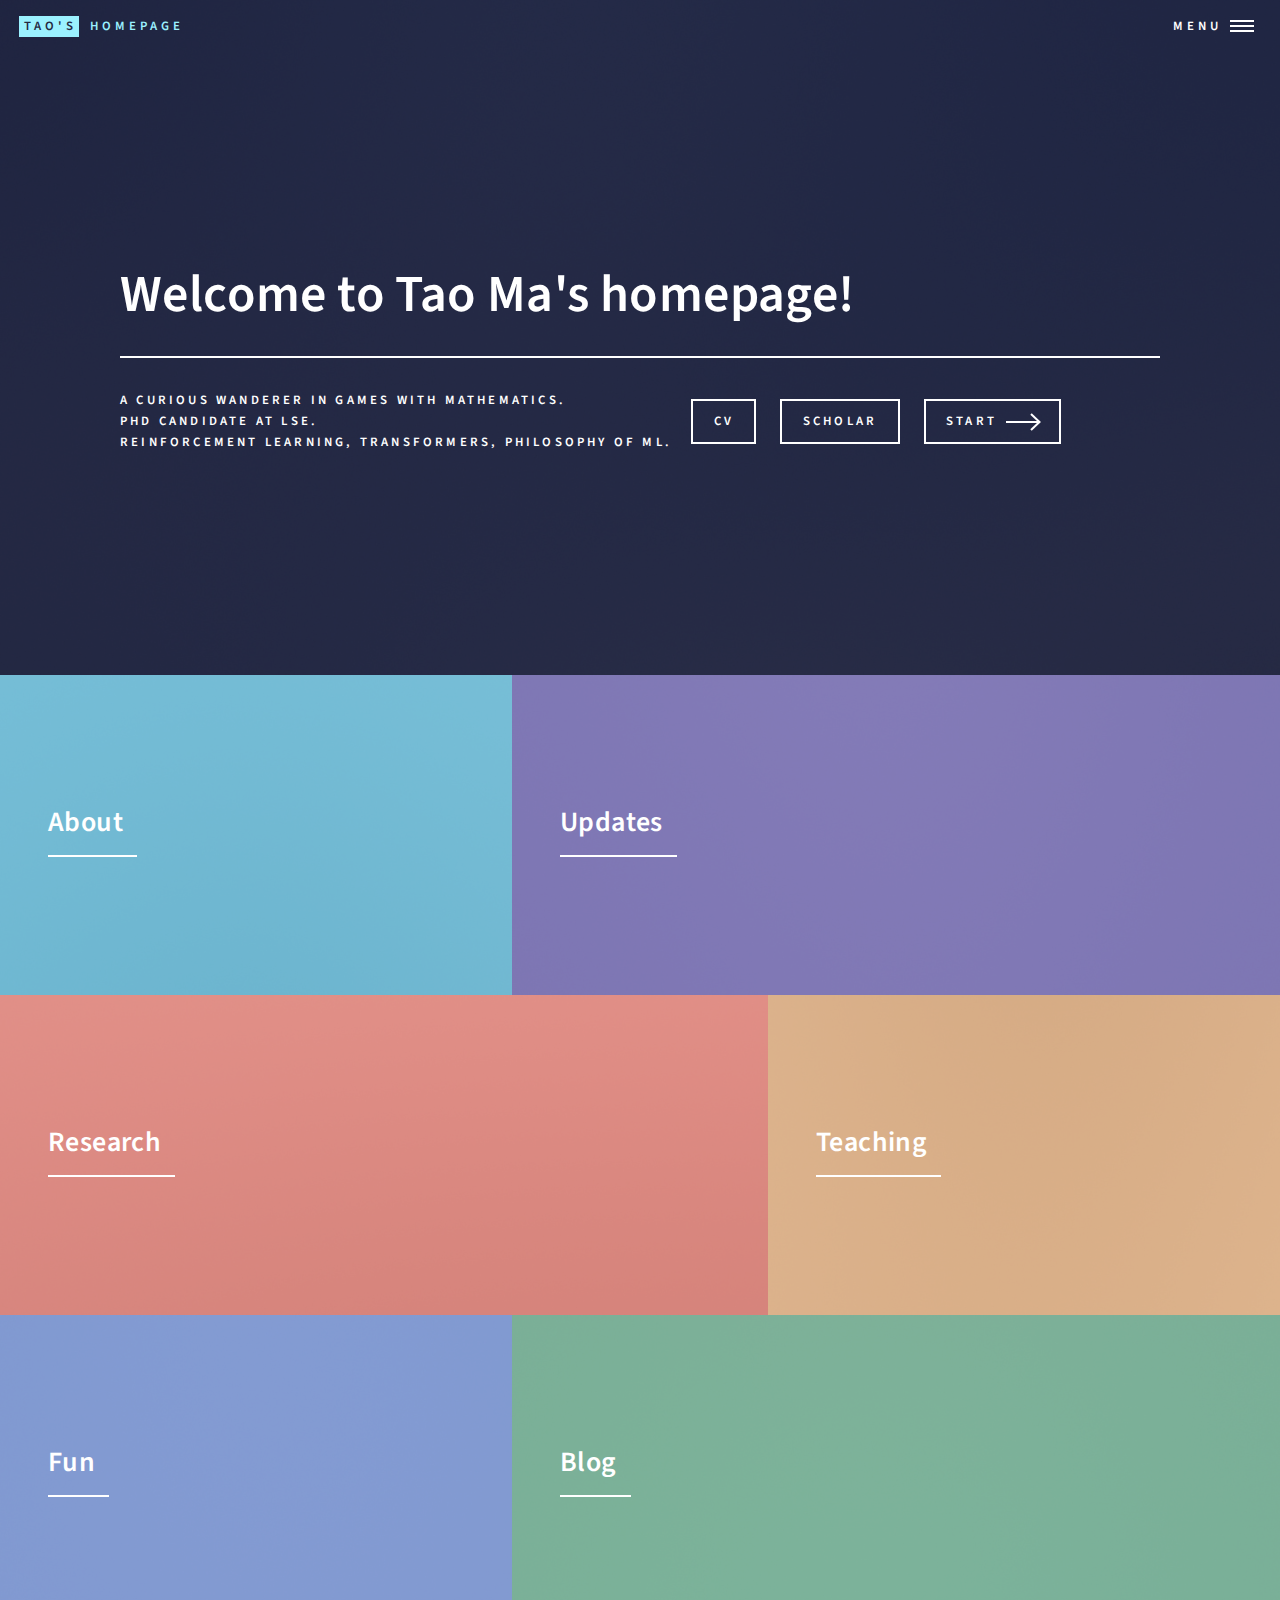
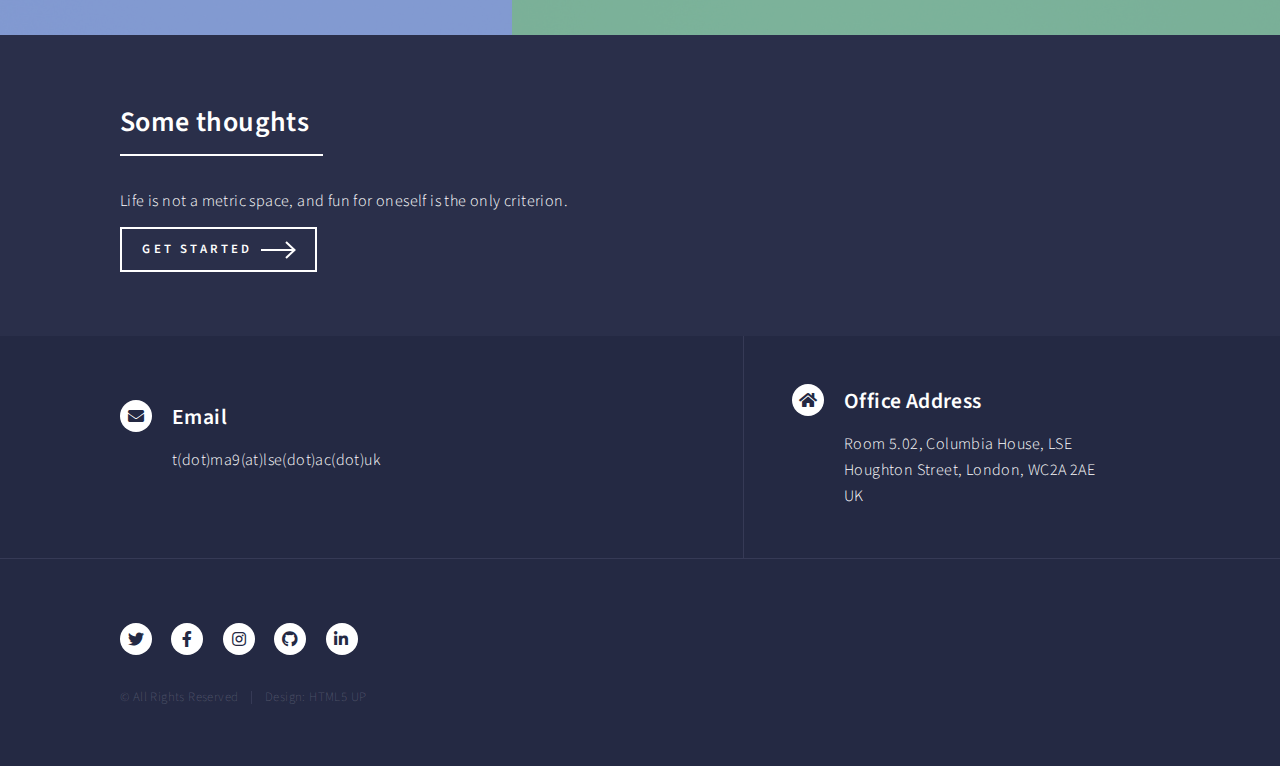
<file: index.html>
<!DOCTYPE HTML>
<!--
	Forty by HTML5 UP
	html5up.net | @ajlkn
	Free for personal and commercial use under the CCA 3.0 license (html5up.net/license)
-->
<html>
	<head>
		<meta name="google-site-verification" content="vP4Nn0Rr1ziEJzE3baxmVvoo2MXydyArJCoRMBMx2aM" />
		<title>Tao Ma LSE | Homepage</title>
		<meta name="description" content="PhD candidate in Data Science at LSE, focusing on decision sciences with mathematical theories and applicable methods.">
		<meta charset="utf-8" />
		<meta name="viewport" content="width=device-width, initial-scale=1, user-scalable=no" />
		<link rel="stylesheet" href="assets/css/main.css" />
		<noscript><link rel="stylesheet" href="assets/css/noscript.css" /></noscript>
	</head>
	<body class="is-preload">

		<!-- Wrapper -->
			<div id="wrapper">

				<!-- Header -->
					<header id="header" class="alt">
						<a href="index.html" class="logo"><strong>Tao's</strong> <span>Homepage</span></a>
						<nav>
							<a href="#menu">Menu</a>
						</nav>
					</header>

				<!-- Menu -->
					<nav id="menu">
						<ul class="links">
							<li><a href="index.html">Home</a></li>
							<li><a href="about.html">About</a></li>
							<li><a href="updates.html">Updates</a></li>
							<li><a href="research.html">Research</a></li>
							<li><a href="teaching.html">Teaching</a></li>
							<li><a href="fun.html">Fun</a></li>
							<li><a href="blog.html">Blog</a></li>
						</ul>
						<ul class="actions stacked">
							<li><a href="#" class="button primary fit">Get Started</a></li>
							<!-- <li><a href="#" class="button fit">Log In</a></li> -->
						</ul>
					</nav>

				<!-- Banner -->
					<section id="banner" class="major">
						<div class="inner">
							<header class="major">
								<h1>Welcome to Tao Ma's homepage!</h1>
							</header>
							<div class="content">
								<p style="font-size: 0.8em;">A curious wanderer in games with mathematics.<br>
								PhD candidate at LSE.<br>
								Reinforcement learning, transformers, philosophy of ML.</p>
								<ul class="actions">
									<li><a href="files/CV/cv.pdf" class="button">CV</a></li>
								</ul>
								<ul class="actions">
									<li><a href="https://scholar.google.com/citations?hl=en&user=YSMpfhMAAAAJ&view_op=list_works&sortby=pubdate" class="button">Scholar</a></li>
								</ul>
								<ul class="actions">
									<li><a href="#one" class="button next scrolly">Start</a></li>
								</ul>
							</div>
						</div>
					</section>

				<!-- Main -->
					<div id="main">

						<!-- One -->
							<section id="one" class="tiles">
								<article>
									<span class="image">
										<img src="images/pic01.jpg" alt="" />
									</span>
									<header class="major">
										<h3><a href="about.html" class="link">About</a></h3>
										<!-- <p>Ipsum dolor sit amet</p> -->
									</header>
								</article>
								<article>
									<span class="image">
										<img src="images/pic02.jpg" alt="" />
									</span>
									<header class="major">
										<h3><a href="updates.html" class="link">Updates</a></h3>
										<!-- <p>feugiat amet tempus</p> -->
									</header>
								</article>
								<article>
									<span class="image">
										<img src="images/pic03.jpg" alt="" />
									</span>
									<header class="major">
										<h3><a href="research.html" class="link">Research</a></h3>
										<!-- <p>Lorem etiam nullam</p> -->
									</header>
								</article>
								<article>
									<span class="image">
										<img src="images/pic04.jpg" alt="" />
									</span>
									<header class="major">
										<h3><a href="teaching.html" class="link">Teaching</a></h3>
										<!-- <p>Nisl sed aliquam</p> -->
									</header>
								</article>
								<article>
									<span class="image">
										<img src="images/pic05.jpg" alt="" />
									</span>
									<header class="major">
										<h3><a href="fun.html" class="link">Fun</a></h3>
										<!-- <p>Ipsum dolor sit amet</p> -->
									</header>
								</article>
								<article>
									<span class="image">
										<img src="images/pic06.jpg" alt="" />
									</span>
									<header class="major">
										<h3><a href="blog.html" class="link">Blog</a></h3>
										<!-- <p>Feugiat amet tempus</p> -->
									</header>
								</article>
							</section>

						<!-- Two -->
							<section id="two">
								<div class="inner">
									<header class="major">
										<h2>Some thoughts</h2>
									</header>
									<p>Life is not a metric space, and fun for oneself is the only criterion.</p>
									<!--
									<ul class="actions">
										<li><a href="landing.html" class="button next">Get Started</a></li>
									</ul>
									-->
									<ul class="actions">
										<li><a href="#one" class="button next scrolly">Get Started</a></li>
									</ul>
								</div>
							</section>

					</div>

				<!-- Contact -->
					<section id="contact">
						<div class="inner">
							<section>
								<div class="contact-method">
									<span class="icon solid alt fa-envelope"></span>
									<h3>Email</h3>
									<span>t(dot)ma9(at)lse(dot)ac(dot)uk</span>
								</div>
							</section>
							<section class="split">
								<section>
									<div class="contact-method">
										<span class="icon solid alt fa-home"></span>
										<h3>Office Address</h3>
										<span>Room 5.02, Columbia House, LSE<br>
											Houghton Street, London, WC2A 2AE<br>
											UK</span>
									</div>
								</section>
							</section>
						</div>
					</section>

				<!-- Footer -->
					<footer id="footer">
						<div class="inner">
							<ul class="icons">
								<li><a href="#" class="icon brands alt fa-twitter"><span class="label">Twitter</span></a></li>
								<li><a href="#" class="icon brands alt fa-facebook-f"><span class="label">Facebook</span></a></li>
								<li><a href="#" class="icon brands alt fa-instagram"><span class="label">Instagram</span></a></li>
								<li><a href="https://github.com/xiaobaobaochifan" class="icon brands alt fa-github"><span class="label">GitHub</span></a></li>
								<li><a href="https://www.linkedin.com/in/tao-ma-93642013a/" class="icon brands alt fa-linkedin-in"><span class="label">LinkedIn</span></a></li>
							</ul>
							<ul class="copyright">
								<li>&copy; All Rights Reserved</li><li>Design: <a href="https://html5up.net">HTML5 UP</a></li>
							</ul>
						</div>
					</footer>

			</div>

		<!-- Scripts -->
			<script src="assets/js/jquery.min.js"></script>
			<script src="assets/js/jquery.scrolly.min.js"></script>
			<script src="assets/js/jquery.scrollex.min.js"></script>
			<script src="assets/js/browser.min.js"></script>
			<script src="assets/js/breakpoints.min.js"></script>
			<script src="assets/js/util.js"></script>
			<script src="assets/js/main.js"></script>

	</body>
</html>
</file>
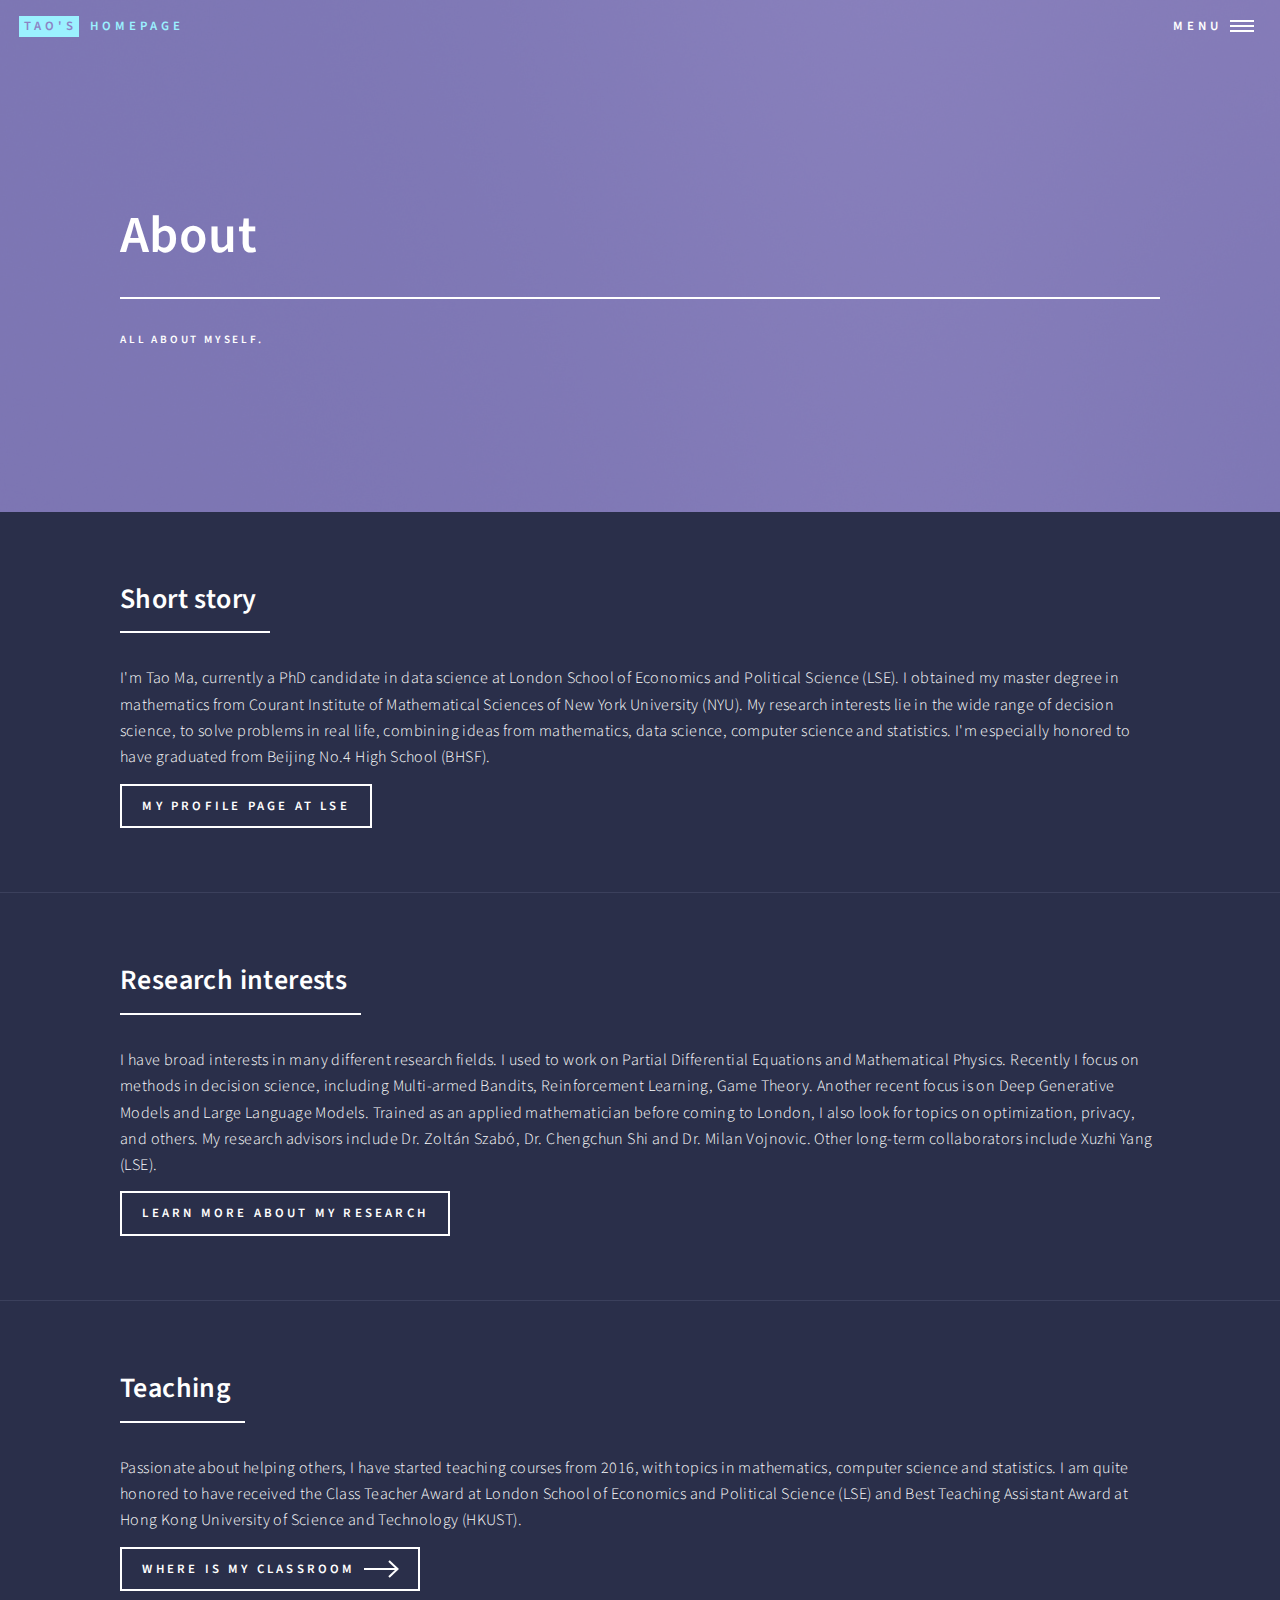
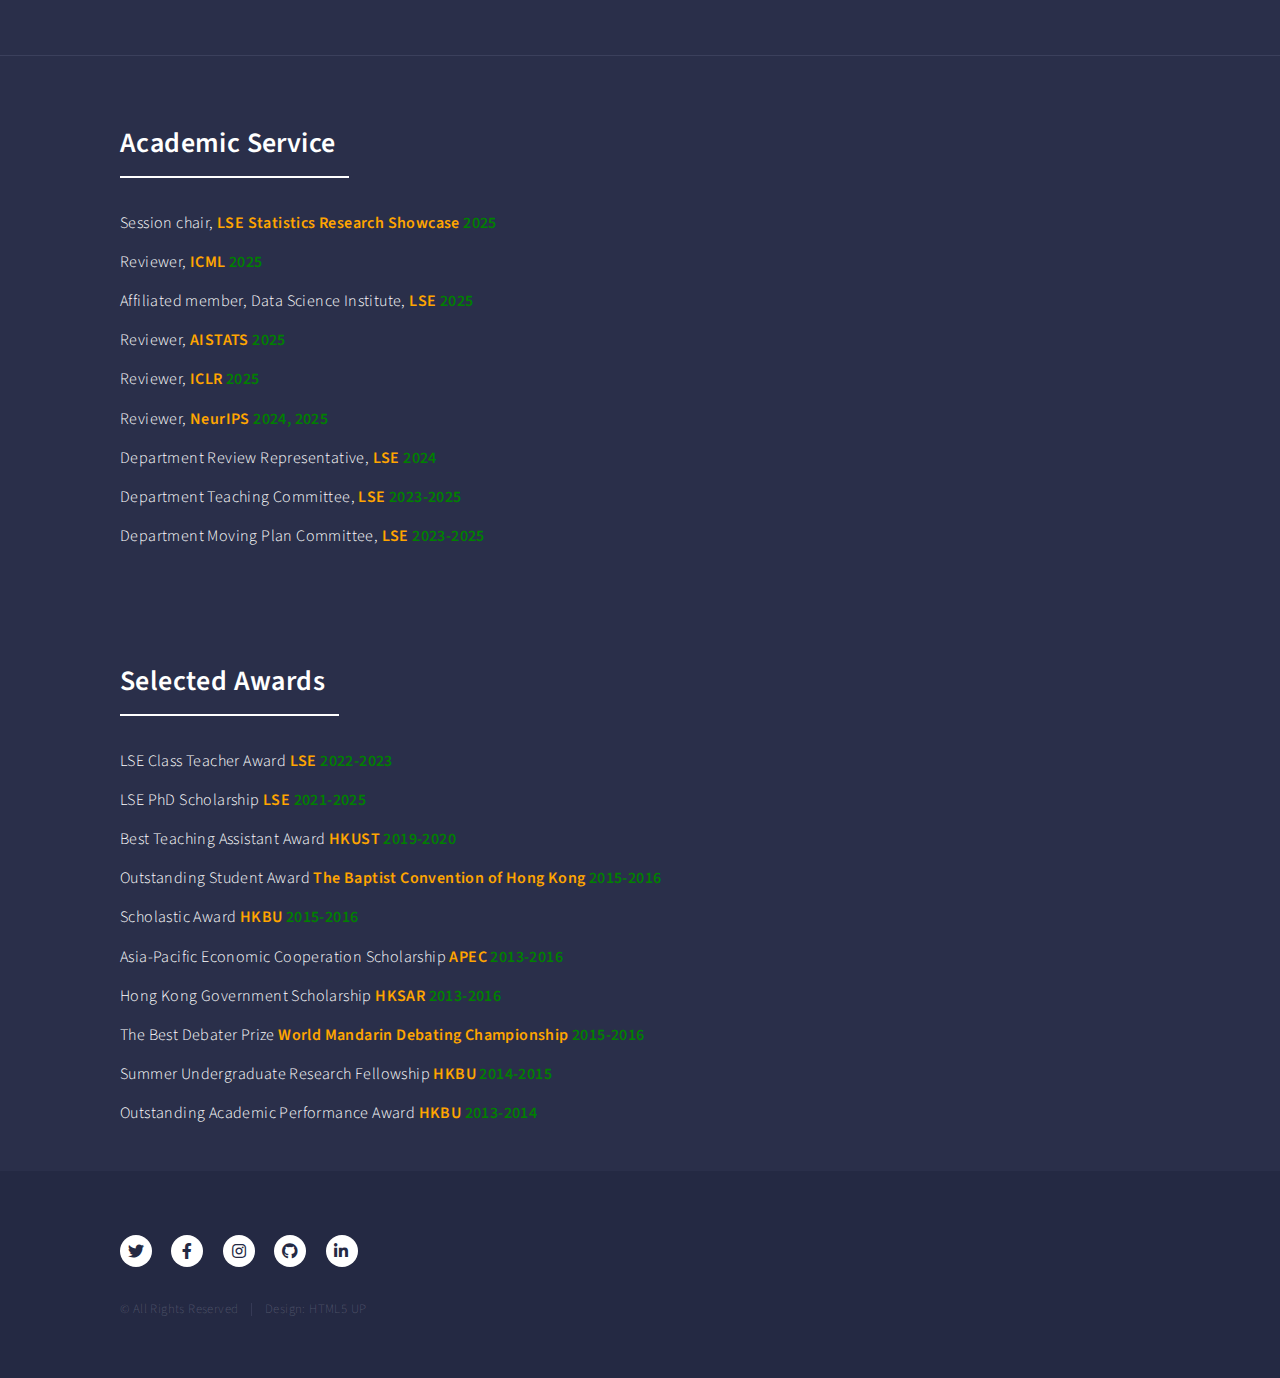
<file: about.html>
<!DOCTYPE HTML>
<!--
	Forty by HTML5 UP
	html5up.net | @ajlkn
	Free for personal and commercial use under the CCA 3.0 license (html5up.net/license)
-->
<html>
	<head>
		<title>Tao Ma LSE | About</title>
		<meta charset="utf-8" />
		<meta name="viewport" content="width=device-width, initial-scale=1, user-scalable=no" />
		<link rel="stylesheet" href="assets/css/main.css" />
		<noscript><link rel="stylesheet" href="assets/css/noscript.css" /></noscript>
	</head>
	<body class="is-preload">

		<!-- Wrapper -->
			<div id="wrapper">

				<!-- Header -->
				<!-- Note: The "styleN" class below should match that of the banner element. -->
					<header id="header" class="alt style2">
						<a href="index.html" class="logo"><strong>Tao's</strong> <span>Homepage</span></a>
						<nav>
							<a href="#menu">Menu</a>
						</nav>
					</header>

				<!-- Menu -->
					<nav id="menu">
						<ul class="links">
							<li><a href="index.html">Home</a></li>
							<li><a href="about.html">About</a></li>
							<li><a href="updates.html">Updates</a></li>
							<li><a href="research.html">Research</a></li>
							<li><a href="teaching.html">Teaching</a></li>
							<li><a href="fun.html">Fun</a></li>
							<li><a href="blog.html">Blog</a></li>
						</ul>
						<ul class="actions stacked">
							<li><a href="#" class="button primary fit">Get Started</a></li>
							<!-- <li><a href="#" class="button fit">Log In</a></li> -->
						</ul>
					</nav>

				<!-- Banner -->
				<!-- Note: The "styleN" class below should match that of the header element. -->
					<section id="banner" class="style2">
						<div class="inner">
							<span class="image">
								<img src="images/pic07.jpg" alt="" />
							</span>
							<header class="major">
								<h1>About</h1>
							</header>
							<div class="content">
								<p>All about myself.</p>
							</div>
						</div>
					</section>

				<!-- Main -->
					<div id="main">

						<!-- One -->
							<section id="one">
								<div class="inner">
									<header class="major">
										<h2>Short story</h2>
									</header>
									<p>I'm Tao Ma, currently a PhD candidate in data science at <a href="https://www.lse.ac.uk/">London School of Economics and Political Science (LSE)</a>. I obtained
										my master degree in mathematics from <a href="https://cims.nyu.edu/dynamic/">Courant Institute of Mathematical Sciences</a>
										of <a href="https://www.nyu.edu/">New York University (NYU)</a>. My research interests lie in the wide range of decision science, to solve
										problems in real life, combining ideas from mathematics, data science, computer science and statistics. I'm especially honored to have graduated
										from <a href="https://en.wikipedia.org/wiki/Beijing_No.4_High_School">Beijing No.4 High School (BHSF).</a>
									</p>
									<ul class="actions">
										<li><a href="https://www.lse.ac.uk/statistics/people/tao-ma" class="button">My profile page at LSE</a></li>
									</ul>
								</div>
							</section>

						<!-- Two -->
							<section id="two">
								<!-- <a href="generic.html" class="image">
									<img src="images/pic08.jpg" alt="" data-position="center center" />
								</a> -->
								<div class="inner">
									<header class="major">
										<h2>Research interests</h2>
									</header>
									<p>I have broad interests in many different research fields. I used to work on Partial Differential Equations and Mathematical
									Physics. Recently I focus on methods in decision science, including Multi-armed Bandits, Reinforcement Learning, Game Theory. 
									Another recent focus is on Deep Generative Models and Large Language Models.
									Trained as an applied mathematician before coming to London, I also look for topics on optimization, privacy, and others.
									My research advisors include <a href="https://zoltansz.github.io/">Dr. Zoltán Szabó</a>,
										<a href="https://callmespring.github.io/">Dr. Chengchun Shi</a> and
										<a href="https://personal.lse.ac.uk/vojnovic/">Dr. Milan Vojnovic</a>.
									Other long-term collaborators include <a href="https://yang1030.github.io/">Xuzhi Yang (LSE)</a>.
									</p>
									<ul class="actions">
										<li><a href="research.html" class="button">Learn more about my research</a></li>
									</ul>
								</div>	
							</section>

						<!-- Three -->
							<section id="three">
								<div class="inner">
									<header class="major">
										<h2>Teaching</h2>
									</header>
									<p>Passionate about helping others, I have started teaching courses from 2016, with topics in mathematics, computer science and statistics.
									I am quite honored to have received the Class Teacher Award at <a href="https://www.lse.ac.uk/">London School of Economics and Political Science (LSE)</a>
									and Best Teaching Assistant Award at <a href="https://hkust.edu.hk/">Hong Kong University of Science and Technology (HKUST)</a>.</p>
									<ul class="actions">
										<li><a href="teaching.html" class="button next">Where is my classroom</a></li>
									</ul>
								</div>
							</section>

						<!-- Four -->
							<section id="three">
								<div class="inner">
									<header class="major">
										<h2>Academic Service</h2>
									</header>
									<p>Session chair, <b style="color:Orange;"><a href="https://www.lse.ac.uk/statistics/research/research-showcase-2025">LSE Statistics Research Showcase</a></b> <b style="color:green;">2025</b></p>
									<p>Reviewer, <b style="color:Orange;">ICML</b> <b style="color:green;">2025</b></p>
									<p>Affiliated member, Data Science Institute, <b style="color:Orange;">LSE</b> <b style="color:green;">2025</b></p>
									<p>Reviewer, <b style="color:Orange;">AISTATS</b> <b style="color:green;">2025</b></p>
									<p>Reviewer, <b style="color:Orange;">ICLR</b> <b style="color:green;">2025</b></p>
									<p>Reviewer, <b style="color:Orange;">NeurIPS</b> <b style="color:green;">2024, 2025</b></p>
									<p>Department Review Representative, <b style="color:Orange;">LSE</b> <b style="color:green;">2024</b></p>
									<p>Department Teaching Committee, <b style="color:Orange;">LSE</b> <b style="color:green;">2023-2025</b></p>
									<p>Department Moving Plan Committee, <b style="color:Orange;">LSE</b> <b style="color:green;">2023-2025</b></p>
								</div>
								<div class="inner">
									<header class="major">
										<h2>Selected Awards</h2>
									</header>
									<p>LSE Class Teacher Award <b style="color:Orange;">LSE</b> <b style="color:green;">2022-2023</b></p>
									<p>LSE PhD Scholarship <b style="color:Orange;">LSE</b> <b style="color:green;">2021-2025</b></p>
									<p>Best Teaching Assistant Award <b style="color:Orange;">HKUST</b> <b style="color:green;">2019-2020</b></p>
									<p>Outstanding Student Award <b style="color:Orange;">The Baptist Convention of Hong Kong</b> <b style="color:green;">2015-2016</b></p>
									<p>Scholastic Award <b style="color:Orange;">HKBU</b> <b style="color:green;">2015-2016</b></p>
									<p>Asia-Pacific Economic Cooperation Scholarship <b style="color:Orange;">APEC</b> <b style="color:green;">2013-2016</b></p>
									<p>Hong Kong Government Scholarship <b style="color:Orange;">HKSAR</b> <b style="color:green;">2013-2016</b></p>
									<p>The Best Debater Prize <b style="color:Orange;">World Mandarin Debating Championship</b> <b style="color:green;">2015-2016</b></p>
									<p>Summer Undergraduate Research Fellowship <b style="color:Orange;">HKBU</b> <b style="color:green;">2014-2015</b></p>
									<p>Outstanding Academic Performance Award <b style="color:Orange;">HKBU</b> <b style="color:green;">2013-2014</b></p>
								</div>
							</section>

					</div>

				<!-- Contact --> <!--
					<section id="contact">
						<div class="inner">
							<section>
								<form method="post" action="#">
									<div class="fields">
										<div class="field half">
											<label for="name">Name</label>
											<input type="text" name="name" id="name" />
										</div>
										<div class="field half">
											<label for="email">Email</label>
											<input type="text" name="email" id="email" />
										</div>
										<div class="field">
											<label for="message">Message</label>
											<textarea name="message" id="message" rows="6"></textarea>
										</div>
									</div>
									<ul class="actions">
										<li><input type="submit" value="Send Message" class="primary" /></li>
										<li><input type="reset" value="Clear" /></li>
									</ul>
								</form>
							</section>
							<section class="split">
								<section>
									<div class="contact-method">
										<span class="icon solid alt fa-envelope"></span>
										<h3>Email</h3>
										<a href="#">information@untitled.tld</a>
									</div>
								</section>
								<section>
									<div class="contact-method">
										<span class="icon solid alt fa-phone"></span>
										<h3>Phone</h3>
										<span>(000) 000-0000 x12387</span>
									</div>
								</section>
								<section>
									<div class="contact-method">
										<span class="icon solid alt fa-home"></span>
										<h3>Address</h3>
										<span>1234 Somewhere Road #5432<br />
										Nashville, TN 00000<br />
										United States of America</span>
									</div>
								</section>
							</section>
						</div>
					</section> -->

				<!-- Footer -->
					<footer id="footer">
						<div class="inner">
							<ul class="icons">
								<li><a href="#" class="icon brands alt fa-twitter"><span class="label">Twitter</span></a></li>
								<li><a href="#" class="icon brands alt fa-facebook-f"><span class="label">Facebook</span></a></li>
								<li><a href="#" class="icon brands alt fa-instagram"><span class="label">Instagram</span></a></li>
								<li><a href="https://github.com/xiaobaobaochifan" class="icon brands alt fa-github"><span class="label">GitHub</span></a></li>
								<li><a href="https://www.linkedin.com/in/tao-ma-93642013a/" class="icon brands alt fa-linkedin-in"><span class="label">LinkedIn</span></a></li>
							</ul>
							<ul class="copyright">
								<li>&copy; All Rights Reserved</li><li>Design: <a href="https://html5up.net">HTML5 UP</a></li>
							</ul>
						</div>
					</footer>

			</div>

		<!-- Scripts -->
			<script src="assets/js/jquery.min.js"></script>
			<script src="assets/js/jquery.scrolly.min.js"></script>
			<script src="assets/js/jquery.scrollex.min.js"></script>
			<script src="assets/js/browser.min.js"></script>
			<script src="assets/js/breakpoints.min.js"></script>
			<script src="assets/js/util.js"></script>
			<script src="assets/js/main.js"></script>

	</body>
</html>
</file>
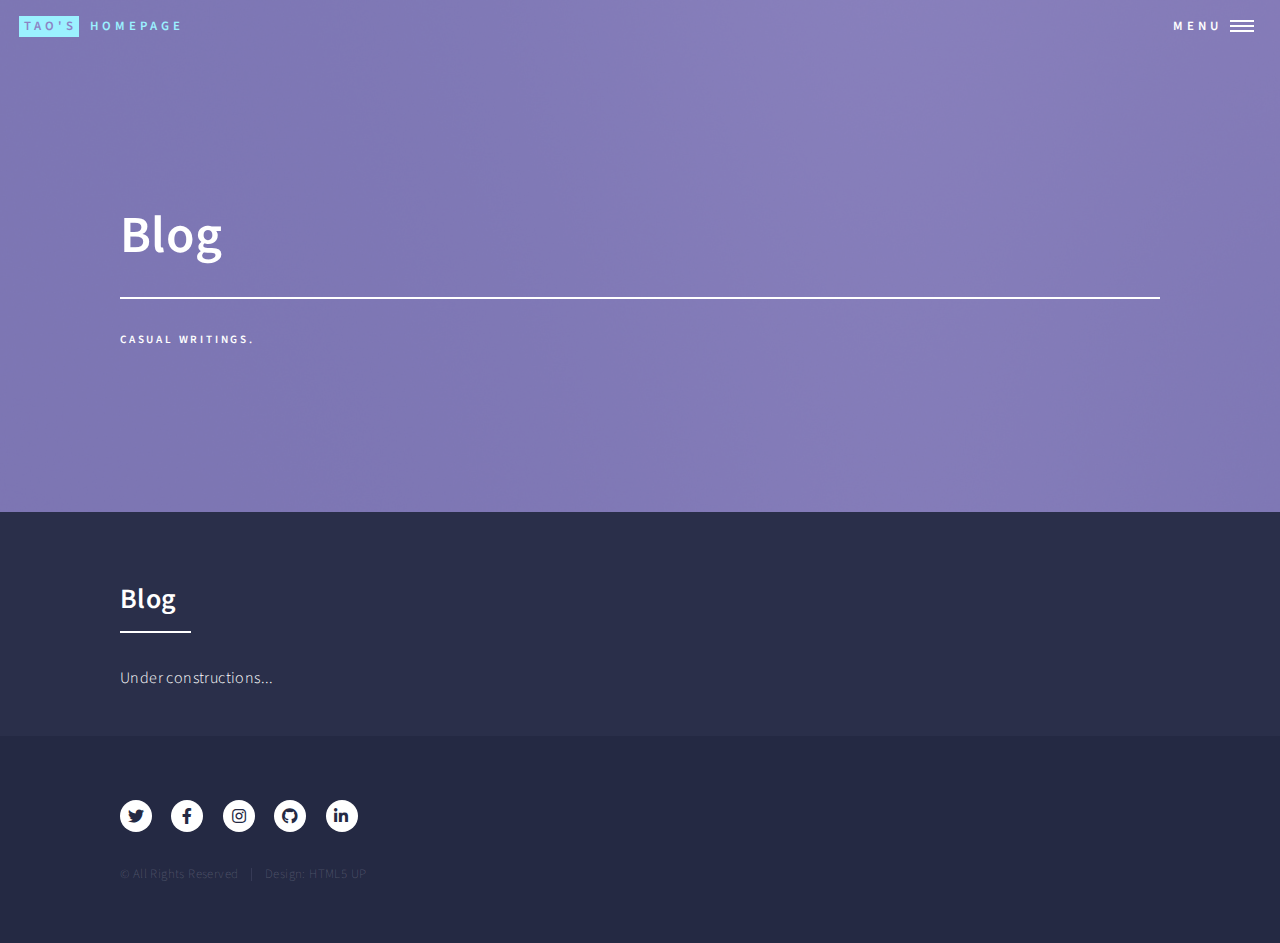
<file: blog.html>
<!DOCTYPE HTML>
<!--
	Forty by HTML5 UP
	html5up.net | @ajlkn
	Free for personal and commercial use under the CCA 3.0 license (html5up.net/license)
-->
<html>
	<head>
		<title>Tao Ma LSE | Blog</title>
		<meta charset="utf-8" />
		<meta name="viewport" content="width=device-width, initial-scale=1, user-scalable=no" />
		<link rel="stylesheet" href="assets/css/main.css" />
		<noscript><link rel="stylesheet" href="assets/css/noscript.css" /></noscript>
	</head>
	<body class="is-preload">

		<!-- Wrapper -->
			<div id="wrapper">

				<!-- Header -->
				<!-- Note: The "styleN" class below should match that of the banner element. -->
					<header id="header" class="alt style2">
						<a href="index.html" class="logo"><strong>Tao's</strong> <span>Homepage</span></a>
						<nav>
							<a href="#menu">Menu</a>
						</nav>
					</header>

				<!-- Menu -->
					<nav id="menu">
						<ul class="links">
							<li><a href="index.html">Home</a></li>
							<li><a href="about.html">About</a></li>
							<li><a href="updates.html">Updates</a></li>
							<li><a href="research.html">Research</a></li>
							<li><a href="teaching.html">Teaching</a></li>
							<li><a href="fun.html">Fun</a></li>
							<li><a href="blog.html">Blog</a></li>
						</ul>
						<ul class="actions stacked">
							<li><a href="#" class="button primary fit">Get Started</a></li>
							<!-- <li><a href="#" class="button fit">Log In</a></li> -->
						</ul>
					</nav>

				<!-- Banner -->
				<!-- Note: The "styleN" class below should match that of the header element. -->
					<section id="banner" class="style2">
						<div class="inner">
							<span class="image">
								<img src="images/pic07.jpg" alt="" />
							</span>
							<header class="major">
								<h1>Blog</h1>
							</header>
							<div class="content">
								<p>Casual writings.</p>
							</div>
						</div>
					</section>

				<!-- Main -->
					<div id="main">

						<!-- One -->
							<section id="one">
								<div class="inner">
									<header class="major">
										<h2>Blog</h2>
									</header>
									<p>Under constructions...</p>
								</div>
							</section>

						<!-- Two --> <!--
							<section id="two" class="spotlights">
								<section>
									<a href="generic.html" class="image">
										<img src="images/pic08.jpg" alt="" data-position="center center" />
									</a>
									<div class="content">
										<div class="inner">
											<header class="major">
												<h3>Orci maecenas</h3>
											</header>
											<p>Nullam et orci eu lorem consequat tincidunt vivamus et sagittis magna sed nunc rhoncus condimentum sem. In efficitur ligula tate urna. Maecenas massa sed magna lacinia magna pellentesque lorem ipsum dolor. Nullam et orci eu lorem consequat tincidunt. Vivamus et sagittis tempus.</p>
											<ul class="actions">
												<li><a href="generic.html" class="button">Learn more</a></li>
											</ul>
										</div>
									</div>
								</section>
								<section>
									<a href="generic.html" class="image">
										<img src="images/pic09.jpg" alt="" data-position="top center" />
									</a>
									<div class="content">
										<div class="inner">
											<header class="major">
												<h3>Rhoncus magna</h3>
											</header>
											<p>Nullam et orci eu lorem consequat tincidunt vivamus et sagittis magna sed nunc rhoncus condimentum sem. In efficitur ligula tate urna. Maecenas massa sed magna lacinia magna pellentesque lorem ipsum dolor. Nullam et orci eu lorem consequat tincidunt. Vivamus et sagittis tempus.</p>
											<ul class="actions">
												<li><a href="generic.html" class="button">Learn more</a></li>
											</ul>
										</div>
									</div>
								</section>
								<section>
									<a href="generic.html" class="image">
										<img src="images/pic10.jpg" alt="" data-position="25% 25%" />
									</a>
									<div class="content">
										<div class="inner">
											<header class="major">
												<h3>Sed nunc ligula</h3>
											</header>
											<p>Nullam et orci eu lorem consequat tincidunt vivamus et sagittis magna sed nunc rhoncus condimentum sem. In efficitur ligula tate urna. Maecenas massa sed magna lacinia magna pellentesque lorem ipsum dolor. Nullam et orci eu lorem consequat tincidunt. Vivamus et sagittis tempus.</p>
											<ul class="actions">
												<li><a href="generic.html" class="button">Learn more</a></li>
											</ul>
										</div>
									</div>
								</section>
							</section> -->

						<!-- Three --> <!--
							<section id="three">
								<div class="inner">
									<header class="major">
										<h2>Massa libero</h2>
									</header>
									<p>Nullam et orci eu lorem consequat tincidunt vivamus et sagittis libero. Mauris aliquet magna magna sed nunc rhoncus pharetra. Pellentesque condimentum sem. In efficitur ligula tate urna. Maecenas laoreet massa vel lacinia pellentesque lorem ipsum dolor. Nullam et orci eu lorem consequat tincidunt. Vivamus et sagittis libero. Mauris aliquet magna magna sed nunc rhoncus amet pharetra et feugiat tempus.</p>
									<ul class="actions">
										<li><a href="generic.html" class="button next">Get Started</a></li>
									</ul>
								</div>
							</section> -->

					</div>

				<!-- Contact --> <!--
					<section id="contact">
						<div class="inner">
							<section>
								<form method="post" action="#">
									<div class="fields">
										<div class="field half">
											<label for="name">Name</label>
											<input type="text" name="name" id="name" />
										</div>
										<div class="field half">
											<label for="email">Email</label>
											<input type="text" name="email" id="email" />
										</div>
										<div class="field">
											<label for="message">Message</label>
											<textarea name="message" id="message" rows="6"></textarea>
										</div>
									</div>
									<ul class="actions">
										<li><input type="submit" value="Send Message" class="primary" /></li>
										<li><input type="reset" value="Clear" /></li>
									</ul>
								</form>
							</section>
							<section class="split">
								<section>
									<div class="contact-method">
										<span class="icon solid alt fa-envelope"></span>
										<h3>Email</h3>
										<a href="#">information@untitled.tld</a>
									</div>
								</section>
								<section>
									<div class="contact-method">
										<span class="icon solid alt fa-phone"></span>
										<h3>Phone</h3>
										<span>(000) 000-0000 x12387</span>
									</div>
								</section>
								<section>
									<div class="contact-method">
										<span class="icon solid alt fa-home"></span>
										<h3>Address</h3>
										<span>1234 Somewhere Road #5432<br />
										Nashville, TN 00000<br />
										United States of America</span>
									</div>
								</section>
							</section>
						</div>
					</section> -->

				<!-- Footer -->
					<footer id="footer">
						<div class="inner">
							<ul class="icons">
								<li><a href="#" class="icon brands alt fa-twitter"><span class="label">Twitter</span></a></li>
								<li><a href="#" class="icon brands alt fa-facebook-f"><span class="label">Facebook</span></a></li>
								<li><a href="#" class="icon brands alt fa-instagram"><span class="label">Instagram</span></a></li>
								<li><a href="https://github.com/xiaobaobaochifan" class="icon brands alt fa-github"><span class="label">GitHub</span></a></li>
								<li><a href="https://www.linkedin.com/in/tao-ma-93642013a/" class="icon brands alt fa-linkedin-in"><span class="label">LinkedIn</span></a></li>
							</ul>
							<ul class="copyright">
								<li>&copy; All Rights Reserved</li><li>Design: <a href="https://html5up.net">HTML5 UP</a></li>
							</ul>
						</div>
					</footer>

			</div>

		<!-- Scripts -->
			<script src="assets/js/jquery.min.js"></script>
			<script src="assets/js/jquery.scrolly.min.js"></script>
			<script src="assets/js/jquery.scrollex.min.js"></script>
			<script src="assets/js/browser.min.js"></script>
			<script src="assets/js/breakpoints.min.js"></script>
			<script src="assets/js/util.js"></script>
			<script src="assets/js/main.js"></script>

	</body>
</html>
</file>
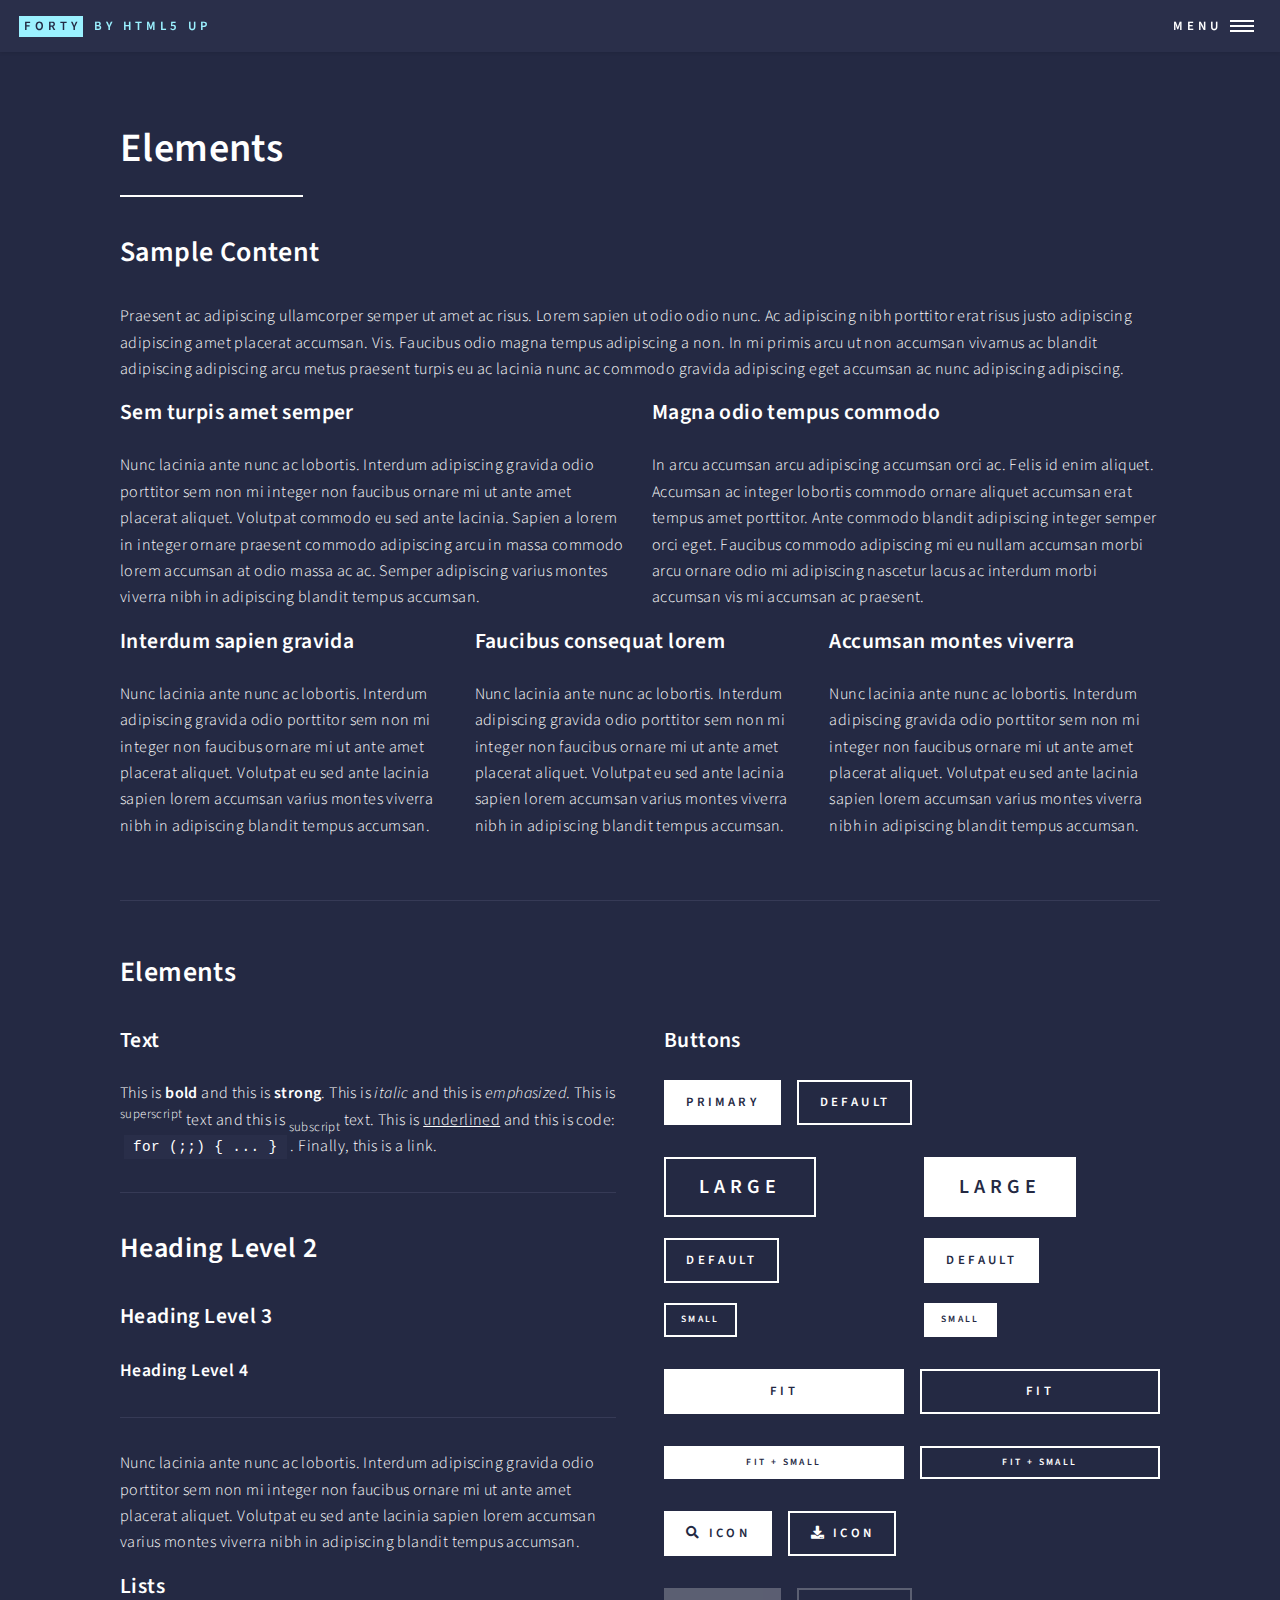
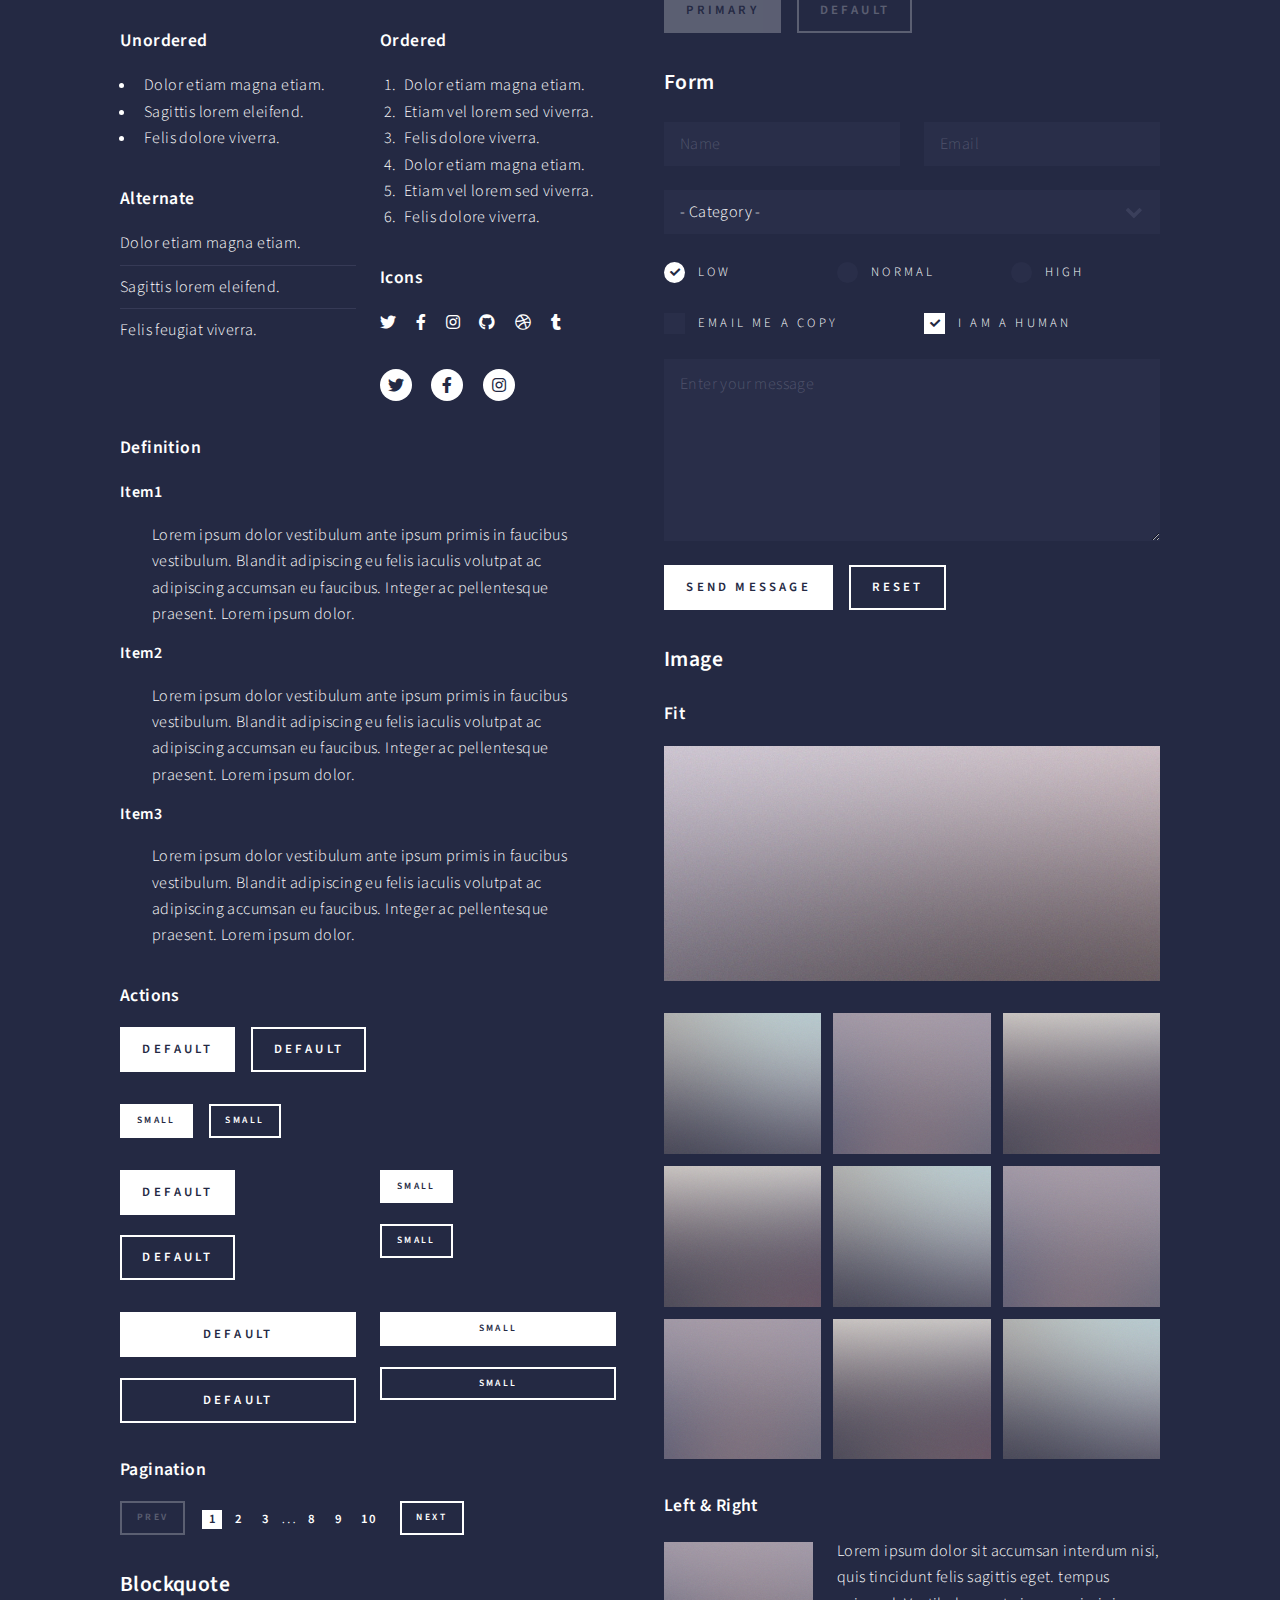
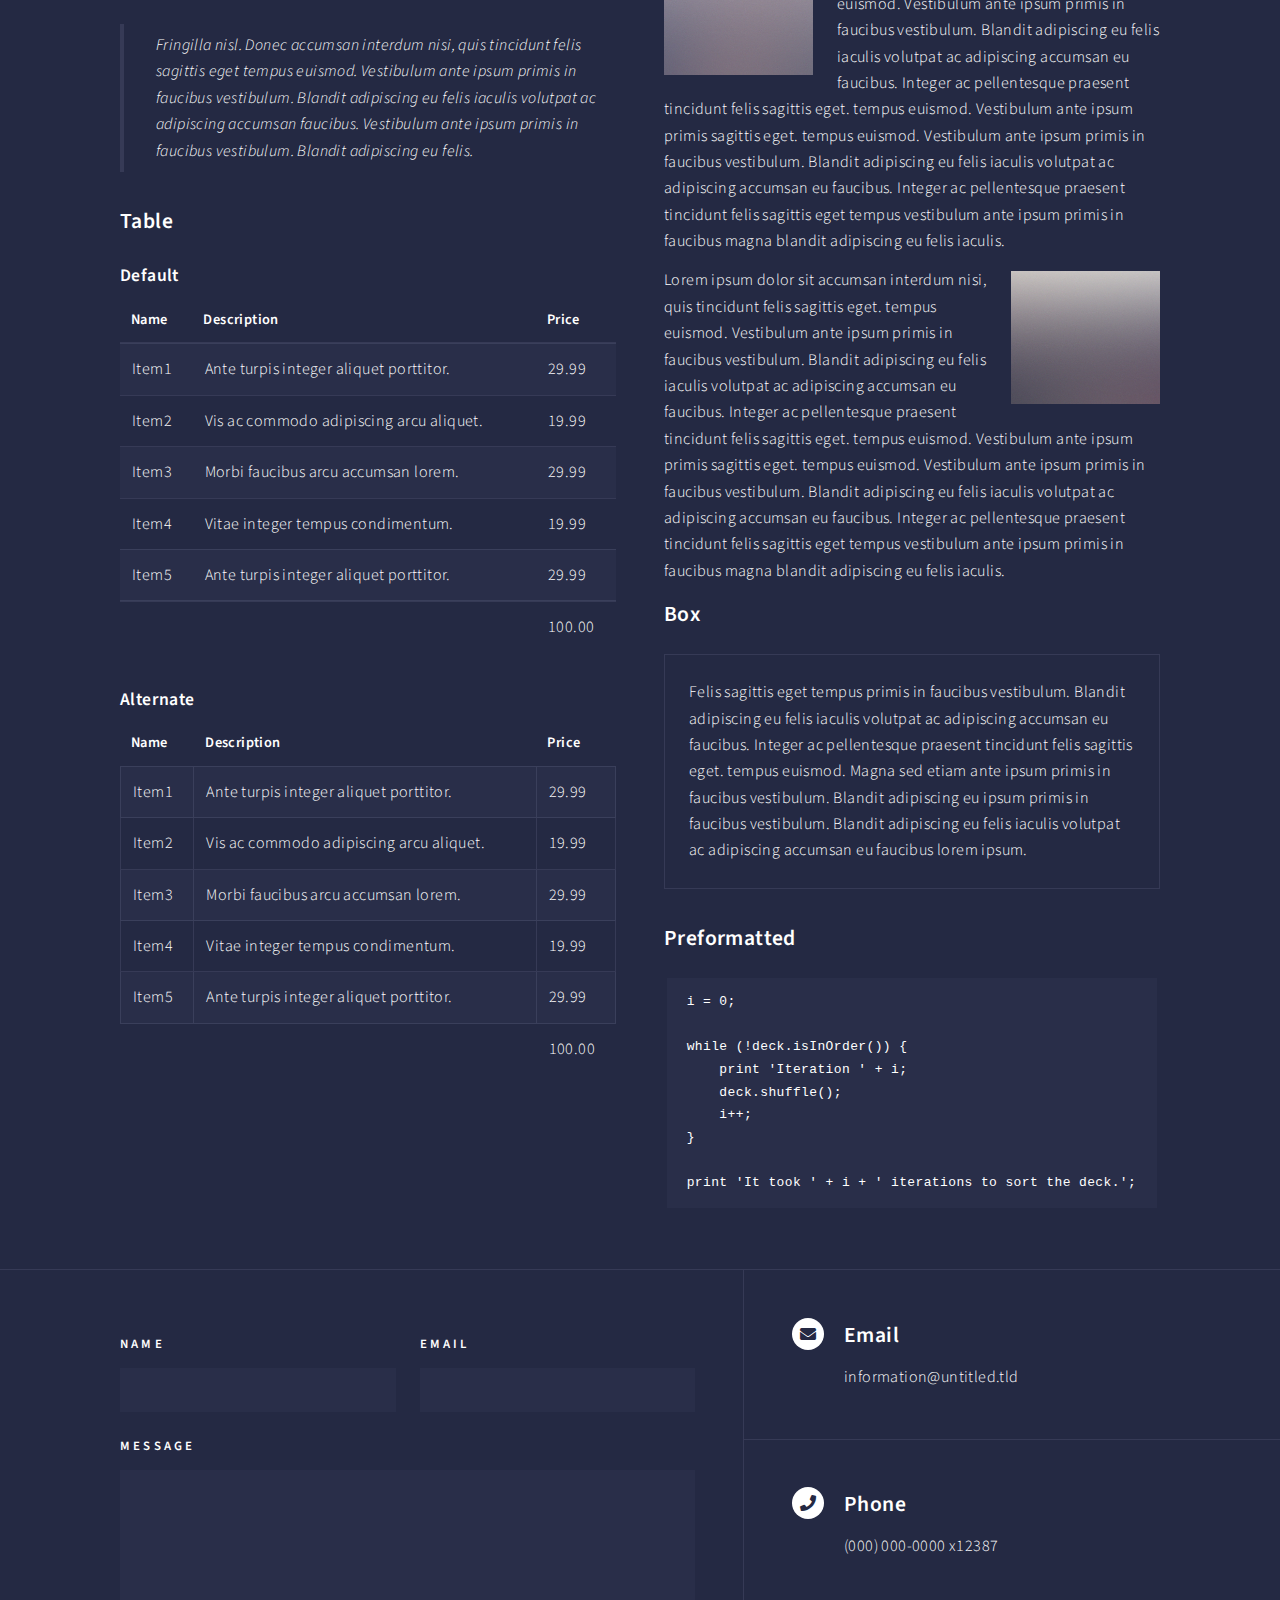
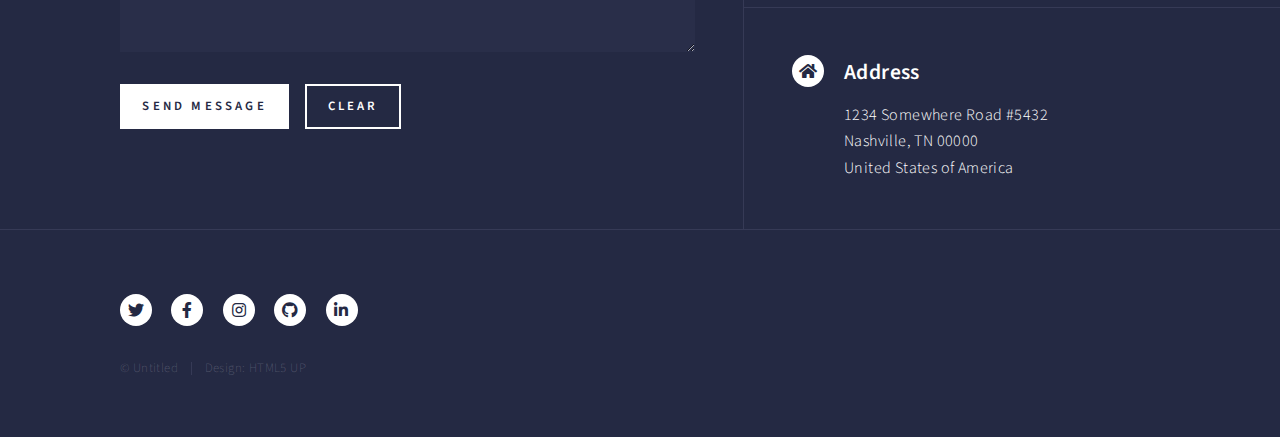
<file: elements.html>
<!DOCTYPE HTML>
<!--
	Forty by HTML5 UP
	html5up.net | @ajlkn
	Free for personal and commercial use under the CCA 3.0 license (html5up.net/license)
-->
<html>
	<head>
		<title>Elements - Forty by HTML5 UP</title>
		<meta charset="utf-8" />
		<meta name="viewport" content="width=device-width, initial-scale=1, user-scalable=no" />
		<link rel="stylesheet" href="assets/css/main.css" />
		<noscript><link rel="stylesheet" href="assets/css/noscript.css" /></noscript>
	</head>
	<body class="is-preload">

		<!-- Wrapper -->
			<div id="wrapper">

				<!-- Header -->
					<header id="header">
						<a href="index.html" class="logo"><strong>Forty</strong> <span>by HTML5 UP</span></a>
						<nav>
							<a href="#menu">Menu</a>
						</nav>
					</header>

				<!-- Menu -->
					<nav id="menu">
						<ul class="links">
							<li><a href="index.html">Home</a></li>
							<li><a href="landing.html">Landing</a></li>
							<li><a href="generic.html">Generic</a></li>
							<li><a href="elements.html">Elements</a></li>
						</ul>
						<ul class="actions stacked">
							<li><a href="#" class="button primary fit">Get Started</a></li>
							<li><a href="#" class="button fit">Log In</a></li>
						</ul>
					</nav>

				<!-- Main -->
					<div id="main" class="alt">

						<!-- One -->
							<section id="one">
								<div class="inner">
									<header class="major">
										<h1>Elements</h1>
									</header>

									<!-- Content -->
										<h2 id="content">Sample Content</h2>
										<p>Praesent ac adipiscing ullamcorper semper ut amet ac risus. Lorem sapien ut odio odio nunc. Ac adipiscing nibh porttitor erat risus justo adipiscing adipiscing amet placerat accumsan. Vis. Faucibus odio magna tempus adipiscing a non. In mi primis arcu ut non accumsan vivamus ac blandit adipiscing adipiscing arcu metus praesent turpis eu ac lacinia nunc ac commodo gravida adipiscing eget accumsan ac nunc adipiscing adipiscing.</p>
										<div class="row">
											<div class="col-6 col-12-small">
												<h3>Sem turpis amet semper</h3>
												<p>Nunc lacinia ante nunc ac lobortis. Interdum adipiscing gravida odio porttitor sem non mi integer non faucibus ornare mi ut ante amet placerat aliquet. Volutpat commodo eu sed ante lacinia. Sapien a lorem in integer ornare praesent commodo adipiscing arcu in massa commodo lorem accumsan at odio massa ac ac. Semper adipiscing varius montes viverra nibh in adipiscing blandit tempus accumsan.</p>
											</div>
											<div class="col-6 col-12-small">
												<h3>Magna odio tempus commodo</h3>
												<p>In arcu accumsan arcu adipiscing accumsan orci ac. Felis id enim aliquet. Accumsan ac integer lobortis commodo ornare aliquet accumsan erat tempus amet porttitor. Ante commodo blandit adipiscing integer semper orci eget. Faucibus commodo adipiscing mi eu nullam accumsan morbi arcu ornare odio mi adipiscing nascetur lacus ac interdum morbi accumsan vis mi accumsan ac praesent.</p>
											</div>
											<!-- Break -->
											<div class="col-4 col-12-medium">
												<h3>Interdum sapien gravida</h3>
												<p>Nunc lacinia ante nunc ac lobortis. Interdum adipiscing gravida odio porttitor sem non mi integer non faucibus ornare mi ut ante amet placerat aliquet. Volutpat eu sed ante lacinia sapien lorem accumsan varius montes viverra nibh in adipiscing blandit tempus accumsan.</p>
											</div>
											<div class="col-4 col-12-medium">
												<h3>Faucibus consequat lorem</h3>
												<p>Nunc lacinia ante nunc ac lobortis. Interdum adipiscing gravida odio porttitor sem non mi integer non faucibus ornare mi ut ante amet placerat aliquet. Volutpat eu sed ante lacinia sapien lorem accumsan varius montes viverra nibh in adipiscing blandit tempus accumsan.</p>
											</div>
											<div class="col-4 col-12-medium">
												<h3>Accumsan montes viverra</h3>
												<p>Nunc lacinia ante nunc ac lobortis. Interdum adipiscing gravida odio porttitor sem non mi integer non faucibus ornare mi ut ante amet placerat aliquet. Volutpat eu sed ante lacinia sapien lorem accumsan varius montes viverra nibh in adipiscing blandit tempus accumsan.</p>
											</div>
										</div>

									<hr class="major" />

									<!-- Elements -->
										<h2 id="elements">Elements</h2>
										<div class="row gtr-200">
											<div class="col-6 col-12-medium">

												<!-- Text stuff -->
													<h3>Text</h3>
													<p>This is <b>bold</b> and this is <strong>strong</strong>. This is <i>italic</i> and this is <em>emphasized</em>.
													This is <sup>superscript</sup> text and this is <sub>subscript</sub> text.
													This is <u>underlined</u> and this is code: <code>for (;;) { ... }</code>.
													Finally, this is a <a href="#">link</a>.</p>
													<hr />
													<h2>Heading Level 2</h2>
													<h3>Heading Level 3</h3>
													<h4>Heading Level 4</h4>
													<hr />
													<p>Nunc lacinia ante nunc ac lobortis. Interdum adipiscing gravida odio porttitor sem non mi integer non faucibus ornare mi ut ante amet placerat aliquet. Volutpat eu sed ante lacinia sapien lorem accumsan varius montes viverra nibh in adipiscing blandit tempus accumsan.</p>

												<!-- Lists -->
													<h3>Lists</h3>
													<div class="row">
														<div class="col-6 col-12-small">

															<h4>Unordered</h4>
															<ul>
																<li>Dolor etiam magna etiam.</li>
																<li>Sagittis lorem eleifend.</li>
																<li>Felis dolore viverra.</li>
															</ul>

															<h4>Alternate</h4>
															<ul class="alt">
																<li>Dolor etiam magna etiam.</li>
																<li>Sagittis lorem eleifend.</li>
																<li>Felis feugiat viverra.</li>
															</ul>

														</div>
														<div class="col-6 col-12-small">

															<h4>Ordered</h4>
															<ol>
																<li>Dolor etiam magna etiam.</li>
																<li>Etiam vel lorem sed viverra.</li>
																<li>Felis dolore viverra.</li>
																<li>Dolor etiam magna etiam.</li>
																<li>Etiam vel lorem sed viverra.</li>
																<li>Felis dolore viverra.</li>
															</ol>

															<h4>Icons</h4>
															<ul class="icons">
																<li><a href="#" class="icon brands fa-twitter"><span class="label">Twitter</span></a></li>
																<li><a href="#" class="icon brands fa-facebook-f"><span class="label">Facebook</span></a></li>
																<li><a href="#" class="icon brands fa-instagram"><span class="label">Instagram</span></a></li>
																<li><a href="#" class="icon brands fa-github"><span class="label">Github</span></a></li>
																<li><a href="#" class="icon brands fa-dribbble"><span class="label">Dribbble</span></a></li>
																<li><a href="#" class="icon brands fa-tumblr"><span class="label">Tumblr</span></a></li>
															</ul>
															<ul class="icons">
																<li><a href="#" class="icon brands alt fa-twitter"><span class="label">Twitter</span></a></li>
																<li><a href="#" class="icon brands alt fa-facebook-f"><span class="label">Facebook</span></a></li>
																<li><a href="#" class="icon brands alt fa-instagram"><span class="label">Instagram</span></a></li>
															</ul>

														</div>
													</div>
													<h4>Definition</h4>
													<dl>
														<dt>Item1</dt>
														<dd>
															<p>Lorem ipsum dolor vestibulum ante ipsum primis in faucibus vestibulum. Blandit adipiscing eu felis iaculis volutpat ac adipiscing accumsan eu faucibus. Integer ac pellentesque praesent. Lorem ipsum dolor.</p>
														</dd>
														<dt>Item2</dt>
														<dd>
															<p>Lorem ipsum dolor vestibulum ante ipsum primis in faucibus vestibulum. Blandit adipiscing eu felis iaculis volutpat ac adipiscing accumsan eu faucibus. Integer ac pellentesque praesent. Lorem ipsum dolor.</p>
														</dd>
														<dt>Item3</dt>
														<dd>
															<p>Lorem ipsum dolor vestibulum ante ipsum primis in faucibus vestibulum. Blandit adipiscing eu felis iaculis volutpat ac adipiscing accumsan eu faucibus. Integer ac pellentesque praesent. Lorem ipsum dolor.</p>
														</dd>
													</dl>

													<h4>Actions</h4>
													<ul class="actions">
														<li><a href="#" class="button primary">Default</a></li>
														<li><a href="#" class="button">Default</a></li>
													</ul>
													<ul class="actions small">
														<li><a href="#" class="button primary small">Small</a></li>
														<li><a href="#" class="button small">Small</a></li>
													</ul>
													<div class="row">
														<div class="col-6 col-12-small">
															<ul class="actions stacked">
																<li><a href="#" class="button primary">Default</a></li>
																<li><a href="#" class="button">Default</a></li>
															</ul>
														</div>
														<div class="col-6 col-12-small">
															<ul class="actions stacked">
																<li><a href="#" class="button primary small">Small</a></li>
																<li><a href="#" class="button small">Small</a></li>
															</ul>
														</div>
														<div class="col-6 col-12-small">
															<ul class="actions stacked">
																<li><a href="#" class="button primary fit">Default</a></li>
																<li><a href="#" class="button fit">Default</a></li>
															</ul>
														</div>
														<div class="col-6 col-12-small">
															<ul class="actions stacked">
																<li><a href="#" class="button primary small fit">Small</a></li>
																<li><a href="#" class="button small fit">Small</a></li>
															</ul>
														</div>
													</div>

													<h4>Pagination</h4>
													<ul class="pagination">
														<li><span class="button small disabled">Prev</span></li>
														<li><a href="#" class="page active">1</a></li>
														<li><a href="#" class="page">2</a></li>
														<li><a href="#" class="page">3</a></li>
														<li><span>&hellip;</span></li>
														<li><a href="#" class="page">8</a></li>
														<li><a href="#" class="page">9</a></li>
														<li><a href="#" class="page">10</a></li>
														<li><a href="#" class="button small">Next</a></li>
													</ul>

												<!-- Blockquote -->
													<h3>Blockquote</h3>
													<blockquote>Fringilla nisl. Donec accumsan interdum nisi, quis tincidunt felis sagittis eget tempus euismod. Vestibulum ante ipsum primis in faucibus vestibulum. Blandit adipiscing eu felis iaculis volutpat ac adipiscing accumsan faucibus. Vestibulum ante ipsum primis in faucibus vestibulum. Blandit adipiscing eu felis.</blockquote>

												<!-- Table -->
													<h3>Table</h3>

													<h4>Default</h4>
													<div class="table-wrapper">
														<table>
															<thead>
																<tr>
																	<th>Name</th>
																	<th>Description</th>
																	<th>Price</th>
																</tr>
															</thead>
															<tbody>
																<tr>
																	<td>Item1</td>
																	<td>Ante turpis integer aliquet porttitor.</td>
																	<td>29.99</td>
																</tr>
																<tr>
																	<td>Item2</td>
																	<td>Vis ac commodo adipiscing arcu aliquet.</td>
																	<td>19.99</td>
																</tr>
																<tr>
																	<td>Item3</td>
																	<td> Morbi faucibus arcu accumsan lorem.</td>
																	<td>29.99</td>
																</tr>
																<tr>
																	<td>Item4</td>
																	<td>Vitae integer tempus condimentum.</td>
																	<td>19.99</td>
																</tr>
																<tr>
																	<td>Item5</td>
																	<td>Ante turpis integer aliquet porttitor.</td>
																	<td>29.99</td>
																</tr>
															</tbody>
															<tfoot>
																<tr>
																	<td colspan="2"></td>
																	<td>100.00</td>
																</tr>
															</tfoot>
														</table>
													</div>

													<h4>Alternate</h4>
													<div class="table-wrapper">
														<table class="alt">
															<thead>
																<tr>
																	<th>Name</th>
																	<th>Description</th>
																	<th>Price</th>
																</tr>
															</thead>
															<tbody>
																<tr>
																	<td>Item1</td>
																	<td>Ante turpis integer aliquet porttitor.</td>
																	<td>29.99</td>
																</tr>
																<tr>
																	<td>Item2</td>
																	<td>Vis ac commodo adipiscing arcu aliquet.</td>
																	<td>19.99</td>
																</tr>
																<tr>
																	<td>Item3</td>
																	<td> Morbi faucibus arcu accumsan lorem.</td>
																	<td>29.99</td>
																</tr>
																<tr>
																	<td>Item4</td>
																	<td>Vitae integer tempus condimentum.</td>
																	<td>19.99</td>
																</tr>
																<tr>
																	<td>Item5</td>
																	<td>Ante turpis integer aliquet porttitor.</td>
																	<td>29.99</td>
																</tr>
															</tbody>
															<tfoot>
																<tr>
																	<td colspan="2"></td>
																	<td>100.00</td>
																</tr>
															</tfoot>
														</table>
													</div>

											</div>
											<div class="col-6 col-12-medium">

												<!-- Buttons -->
													<h3>Buttons</h3>
													<ul class="actions">
														<li><a href="#" class="button primary">Primary</a></li>
														<li><a href="#" class="button">Default</a></li>
													</ul>
													<div class="row">
														<div class="col-6 col-12-xsmall">
															<ul class="actions stacked">
																<li><a href="#" class="button large">Large</a></li>
																<li><a href="#" class="button">Default</a></li>
																<li><a href="#" class="button small">Small</a></li>
															</ul>
														</div>
														<div class="col-6 col-12-xsmall">
															<ul class="actions stacked">
																<li><a href="#" class="button primary large">Large</a></li>
																<li><a href="#" class="button primary">Default</a></li>
																<li><a href="#" class="button primary small">Small</a></li>
															</ul>
														</div>
													</div>
													<ul class="actions fit">
														<li><a href="#" class="button primary fit">Fit</a></li>
														<li><a href="#" class="button fit">Fit</a></li>
													</ul>
													<ul class="actions fit small">
														<li><a href="#" class="button primary fit small">Fit + Small</a></li>
														<li><a href="#" class="button fit small">Fit + Small</a></li>
													</ul>
													<ul class="actions">
														<li><a href="#" class="button primary icon solid fa-search">Icon</a></li>
														<li><a href="#" class="button icon solid fa-download">Icon</a></li>
													</ul>
													<ul class="actions">
														<li><span class="button primary disabled">Primary</span></li>
														<li><span class="button disabled">Default</span></li>
													</ul>

												<!-- Form -->
													<h3>Form</h3>

													<form method="post" action="#">
														<div class="row gtr-uniform">
															<div class="col-6 col-12-xsmall">
																<input type="text" name="demo-name" id="demo-name" value="" placeholder="Name" />
															</div>
															<div class="col-6 col-12-xsmall">
																<input type="email" name="demo-email" id="demo-email" value="" placeholder="Email" />
															</div>
															<!-- Break -->
															<div class="col-12">
																<select name="demo-category" id="demo-category">
																	<option value="">- Category -</option>
																	<option value="1">Manufacturing</option>
																	<option value="1">Shipping</option>
																	<option value="1">Administration</option>
																	<option value="1">Human Resources</option>
																</select>
															</div>
															<!-- Break -->
															<div class="col-4 col-12-small">
																<input type="radio" id="demo-priority-low" name="demo-priority" checked>
																<label for="demo-priority-low">Low</label>
															</div>
															<div class="col-4 col-12-small">
																<input type="radio" id="demo-priority-normal" name="demo-priority">
																<label for="demo-priority-normal">Normal</label>
															</div>
															<div class="col-4 col-12-small">
																<input type="radio" id="demo-priority-high" name="demo-priority">
																<label for="demo-priority-high">High</label>
															</div>
															<!-- Break -->
															<div class="col-6 col-12-small">
																<input type="checkbox" id="demo-copy" name="demo-copy">
																<label for="demo-copy">Email me a copy</label>
															</div>
															<div class="col-6 col-12-small">
																<input type="checkbox" id="demo-human" name="demo-human" checked>
																<label for="demo-human">I am a human</label>
															</div>
															<!-- Break -->
															<div class="col-12">
																<textarea name="demo-message" id="demo-message" placeholder="Enter your message" rows="6"></textarea>
															</div>
															<!-- Break -->
															<div class="col-12">
																<ul class="actions">
																	<li><input type="submit" value="Send Message" class="primary" /></li>
																	<li><input type="reset" value="Reset" /></li>
																</ul>
															</div>
														</div>
													</form>

												<!-- Image -->
													<h3>Image</h3>

													<h4>Fit</h4>
													<span class="image fit"><img src="images/pic03.jpg" alt="" /></span>
													<div class="box alt">
														<div class="row gtr-50 gtr-uniform">
															<div class="col-4"><span class="image fit"><img src="images/pic08.jpg" alt="" /></span></div>
															<div class="col-4"><span class="image fit"><img src="images/pic09.jpg" alt="" /></span></div>
															<div class="col-4"><span class="image fit"><img src="images/pic10.jpg" alt="" /></span></div>
															<!-- Break -->
															<div class="col-4"><span class="image fit"><img src="images/pic10.jpg" alt="" /></span></div>
															<div class="col-4"><span class="image fit"><img src="images/pic08.jpg" alt="" /></span></div>
															<div class="col-4"><span class="image fit"><img src="images/pic09.jpg" alt="" /></span></div>
															<!-- Break -->
															<div class="col-4"><span class="image fit"><img src="images/pic09.jpg" alt="" /></span></div>
															<div class="col-4"><span class="image fit"><img src="images/pic10.jpg" alt="" /></span></div>
															<div class="col-4"><span class="image fit"><img src="images/pic08.jpg" alt="" /></span></div>
														</div>
													</div>

													<h4>Left &amp; Right</h4>
													<p><span class="image left"><img src="images/pic09.jpg" alt="" /></span>Lorem ipsum dolor sit accumsan interdum nisi, quis tincidunt felis sagittis eget. tempus euismod. Vestibulum ante ipsum primis in faucibus vestibulum. Blandit adipiscing eu felis iaculis volutpat ac adipiscing accumsan eu faucibus. Integer ac pellentesque praesent tincidunt felis sagittis eget. tempus euismod. Vestibulum ante ipsum primis sagittis eget. tempus euismod. Vestibulum ante ipsum primis in faucibus vestibulum. Blandit adipiscing eu felis iaculis volutpat ac adipiscing accumsan eu faucibus. Integer ac pellentesque praesent tincidunt felis sagittis eget tempus vestibulum ante ipsum primis in faucibus magna blandit adipiscing eu felis iaculis.</p>
													<p><span class="image right"><img src="images/pic10.jpg" alt="" /></span>Lorem ipsum dolor sit accumsan interdum nisi, quis tincidunt felis sagittis eget. tempus euismod. Vestibulum ante ipsum primis in faucibus vestibulum. Blandit adipiscing eu felis iaculis volutpat ac adipiscing accumsan eu faucibus. Integer ac pellentesque praesent tincidunt felis sagittis eget. tempus euismod. Vestibulum ante ipsum primis sagittis eget. tempus euismod. Vestibulum ante ipsum primis in faucibus vestibulum. Blandit adipiscing eu felis iaculis volutpat ac adipiscing accumsan eu faucibus. Integer ac pellentesque praesent tincidunt felis sagittis eget tempus vestibulum ante ipsum primis in faucibus magna blandit adipiscing eu felis iaculis.</p>

												<!-- Box -->
													<h3>Box</h3>
													<div class="box">
														<p>Felis sagittis eget tempus primis in faucibus vestibulum. Blandit adipiscing eu felis iaculis volutpat ac adipiscing accumsan eu faucibus. Integer ac pellentesque praesent tincidunt felis sagittis eget. tempus euismod. Magna sed etiam ante ipsum primis in faucibus vestibulum. Blandit adipiscing eu ipsum primis in faucibus vestibulum. Blandit adipiscing eu felis iaculis volutpat ac adipiscing accumsan eu faucibus lorem ipsum.</p>
													</div>

												<!-- Preformatted Code -->
													<h3>Preformatted</h3>
													<pre><code>i = 0;

while (!deck.isInOrder()) {
    print 'Iteration ' + i;
    deck.shuffle();
    i++;
}

print 'It took ' + i + ' iterations to sort the deck.';
</code></pre>

											</div>
										</div>

								</div>
							</section>

					</div>

				<!-- Contact -->
					<section id="contact">
						<div class="inner">
							<section>
								<form method="post" action="#">
									<div class="fields">
										<div class="field half">
											<label for="name">Name</label>
											<input type="text" name="name" id="name" />
										</div>
										<div class="field half">
											<label for="email">Email</label>
											<input type="text" name="email" id="email" />
										</div>
										<div class="field">
											<label for="message">Message</label>
											<textarea name="message" id="message" rows="6"></textarea>
										</div>
									</div>
									<ul class="actions">
										<li><input type="submit" value="Send Message" class="primary" /></li>
										<li><input type="reset" value="Clear" /></li>
									</ul>
								</form>
							</section>
							<section class="split">
								<section>
									<div class="contact-method">
										<span class="icon solid alt fa-envelope"></span>
										<h3>Email</h3>
										<a href="#">information@untitled.tld</a>
									</div>
								</section>
								<section>
									<div class="contact-method">
										<span class="icon solid alt fa-phone"></span>
										<h3>Phone</h3>
										<span>(000) 000-0000 x12387</span>
									</div>
								</section>
								<section>
									<div class="contact-method">
										<span class="icon solid alt fa-home"></span>
										<h3>Address</h3>
										<span>1234 Somewhere Road #5432<br />
										Nashville, TN 00000<br />
										United States of America</span>
									</div>
								</section>
							</section>
						</div>
					</section>

				<!-- Footer -->
					<footer id="footer">
						<div class="inner">
							<ul class="icons">
								<li><a href="#" class="icon brands alt fa-twitter"><span class="label">Twitter</span></a></li>
								<li><a href="#" class="icon brands alt fa-facebook-f"><span class="label">Facebook</span></a></li>
								<li><a href="#" class="icon brands alt fa-instagram"><span class="label">Instagram</span></a></li>
								<li><a href="#" class="icon brands alt fa-github"><span class="label">GitHub</span></a></li>
								<li><a href="#" class="icon brands alt fa-linkedin-in"><span class="label">LinkedIn</span></a></li>
							</ul>
							<ul class="copyright">
								<li>&copy; Untitled</li><li>Design: <a href="https://html5up.net">HTML5 UP</a></li>
							</ul>
						</div>
					</footer>

			</div>

		<!-- Scripts -->
			<script src="assets/js/jquery.min.js"></script>
			<script src="assets/js/jquery.scrolly.min.js"></script>
			<script src="assets/js/jquery.scrollex.min.js"></script>
			<script src="assets/js/browser.min.js"></script>
			<script src="assets/js/breakpoints.min.js"></script>
			<script src="assets/js/util.js"></script>
			<script src="assets/js/main.js"></script>

	</body>
</html>
</file>
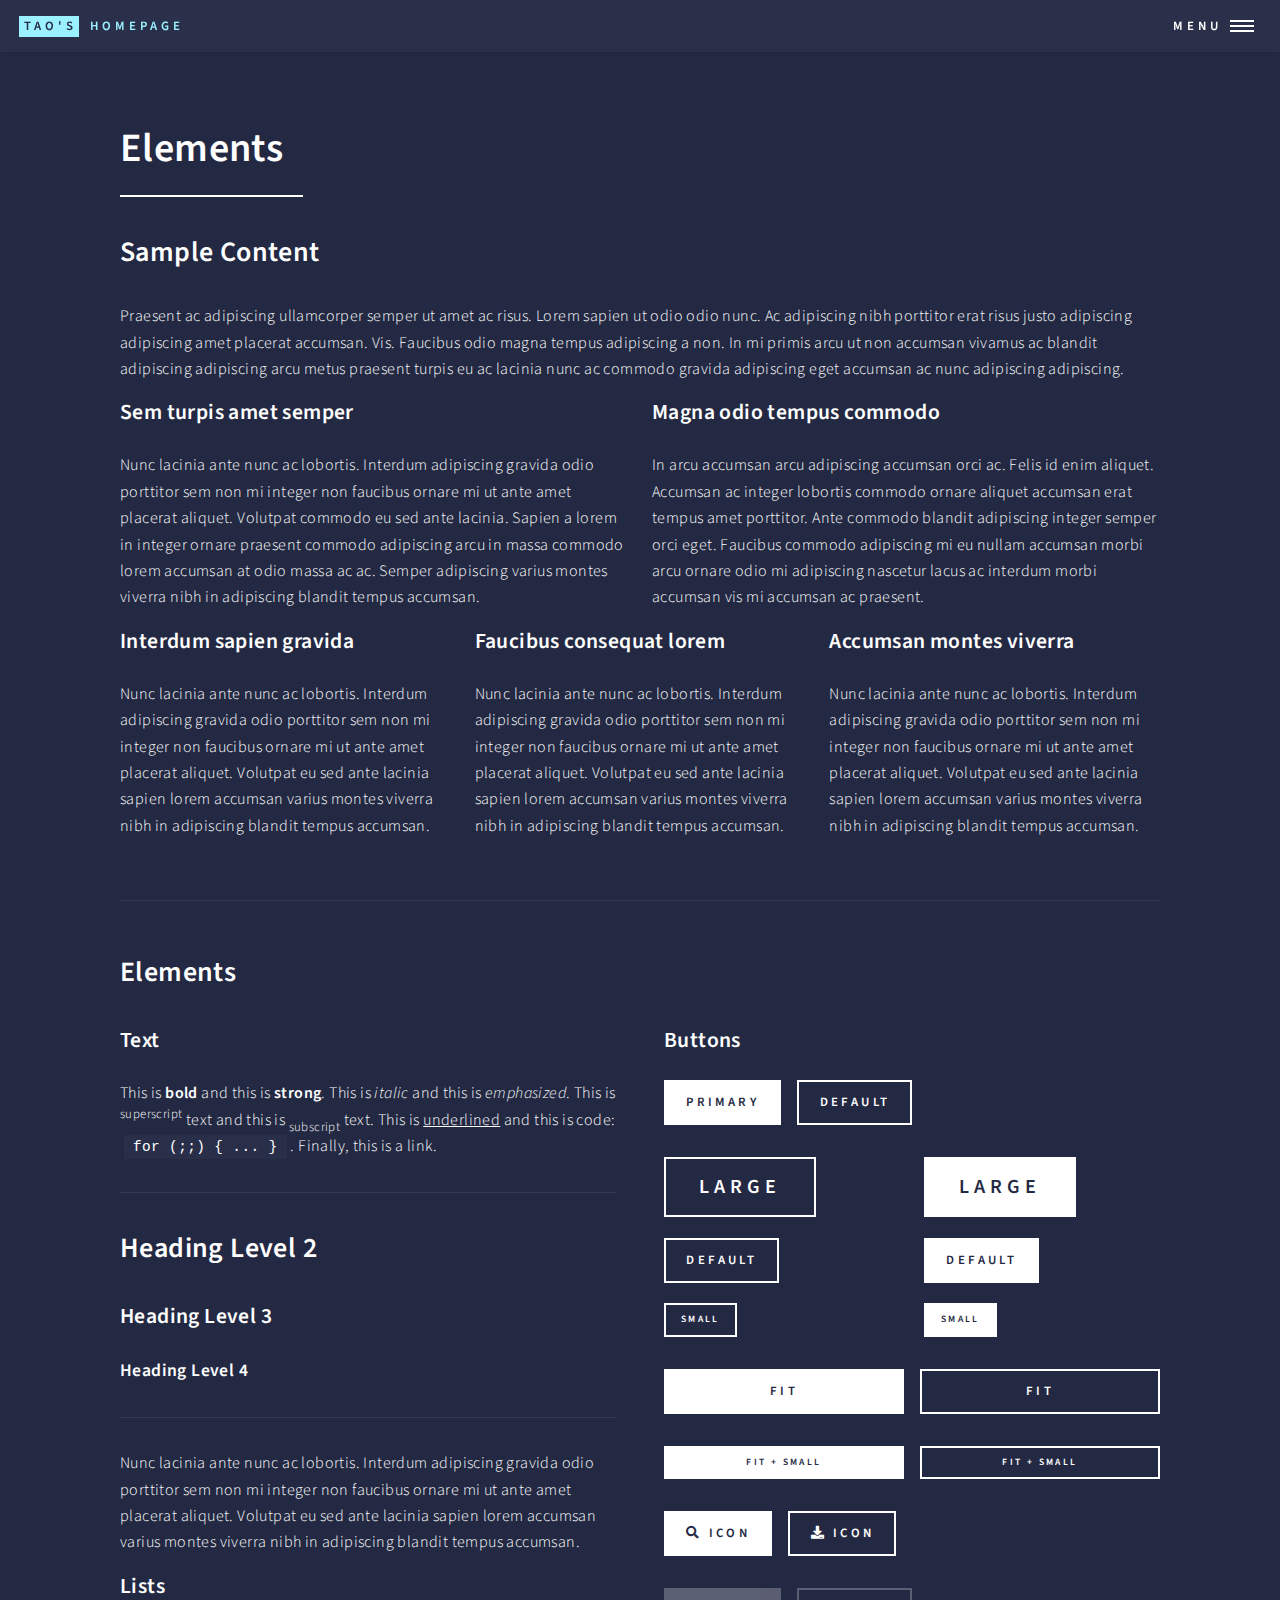
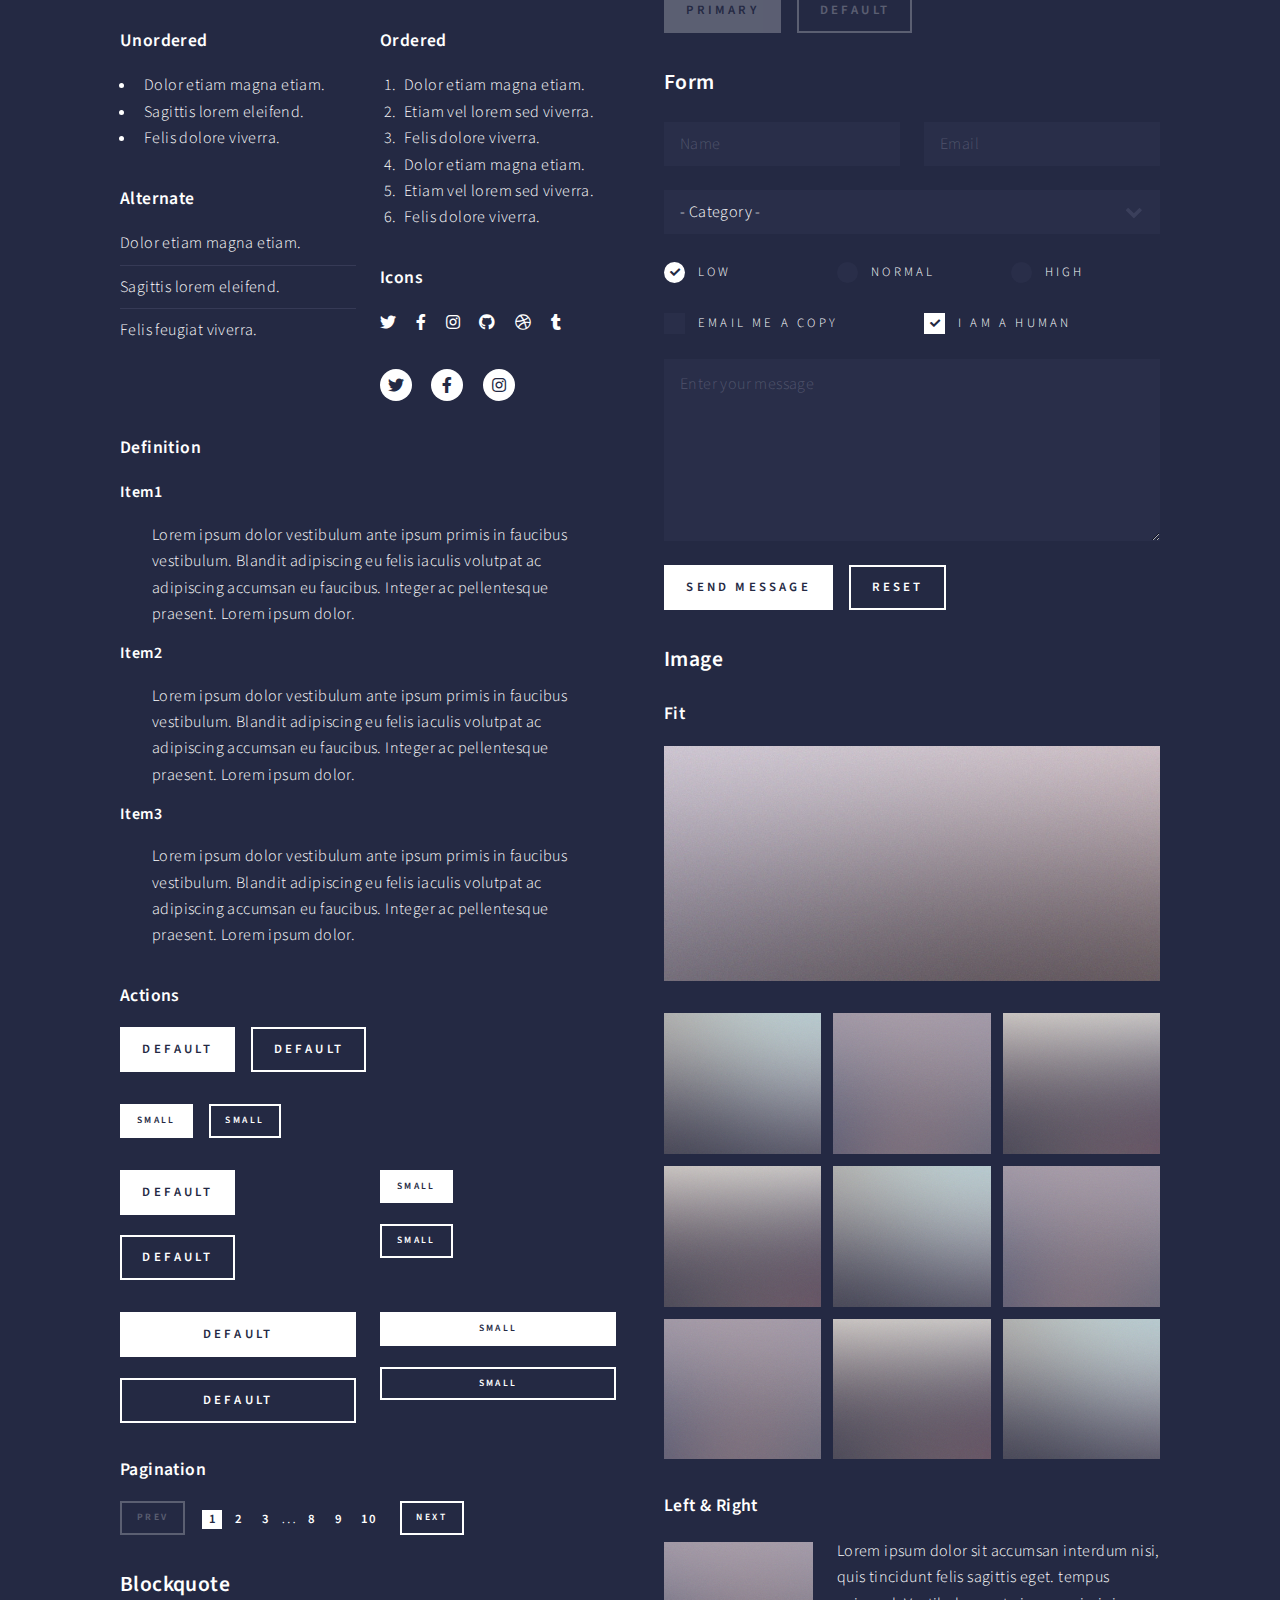
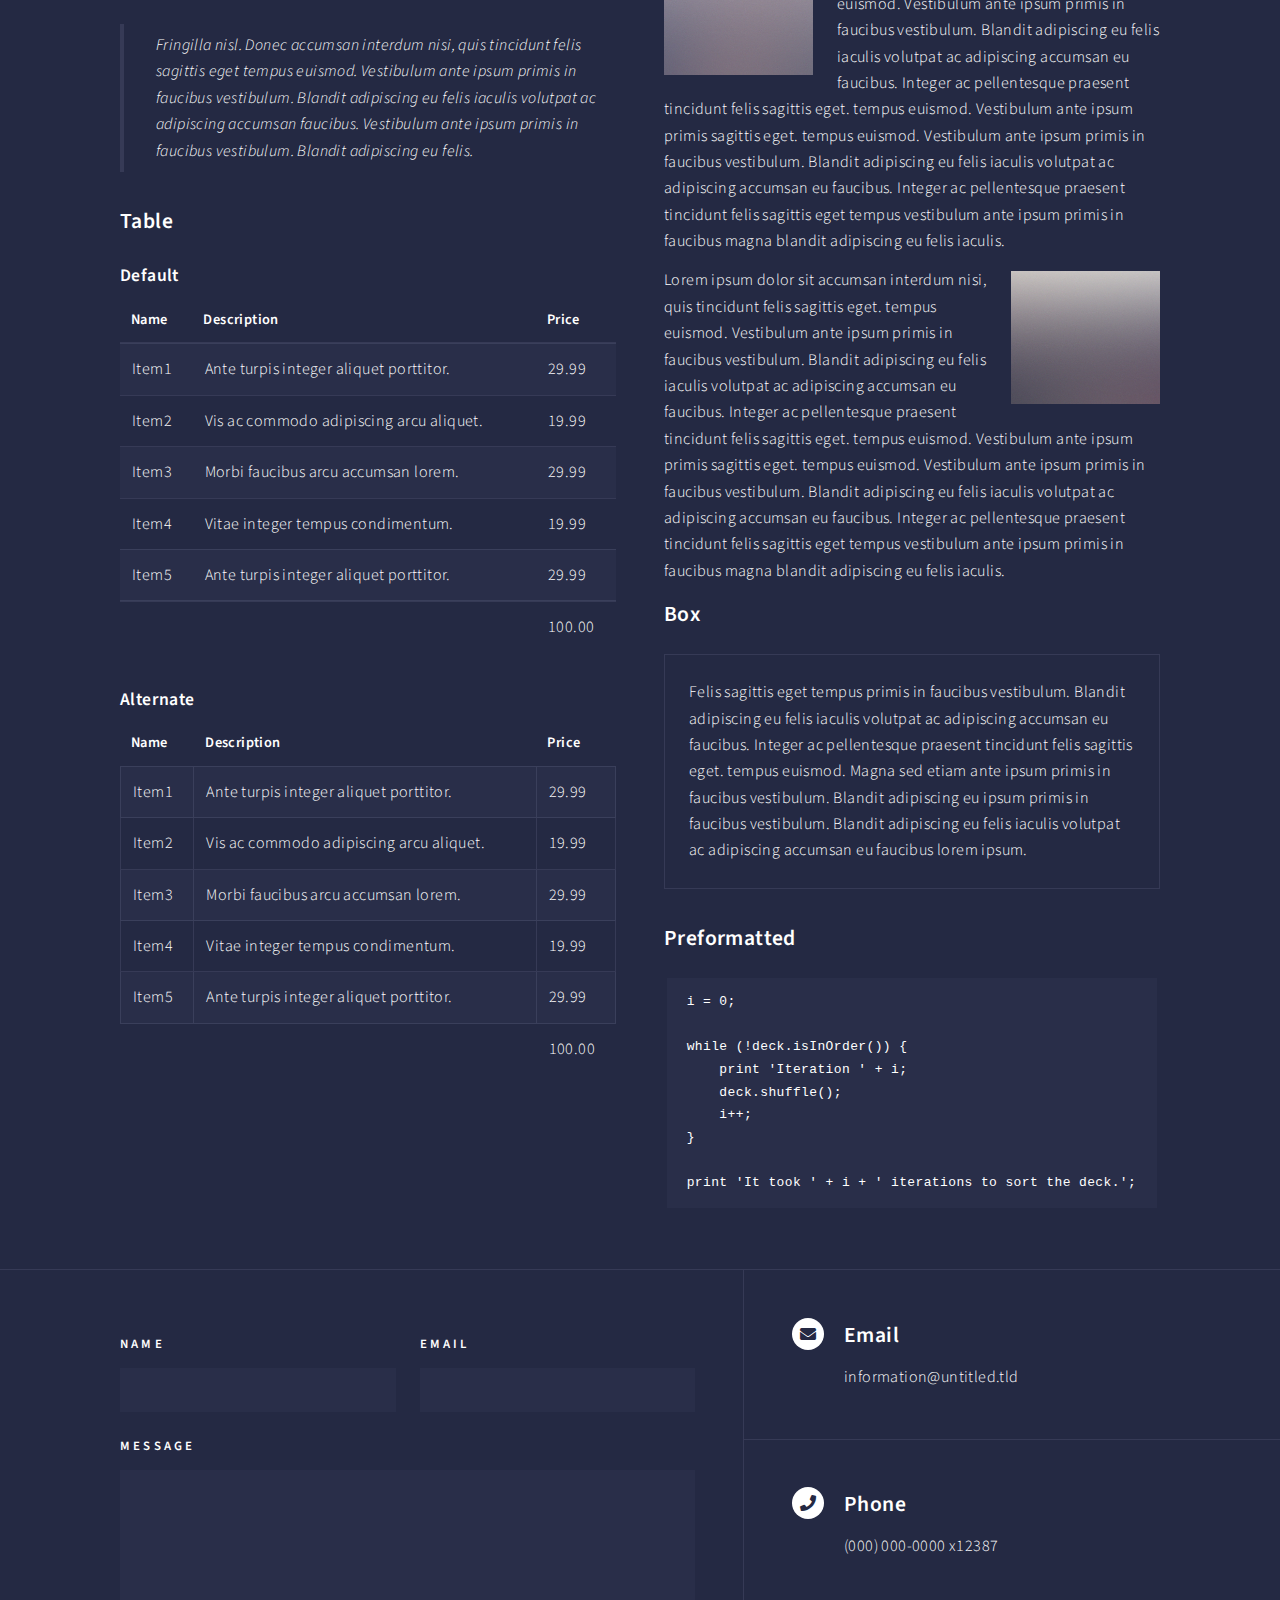
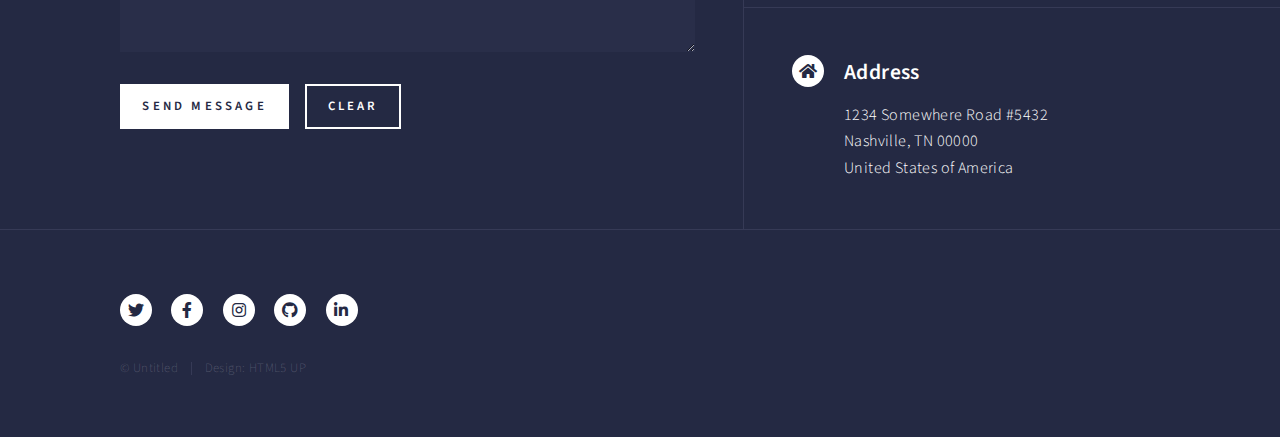
<file: experience.html>
<!DOCTYPE HTML>
<!--
	Forty by HTML5 UP
	html5up.net | @ajlkn
	Free for personal and commercial use under the CCA 3.0 license (html5up.net/license)
-->
<html>
	<head>
		<title>Experience</title>
		<meta charset="utf-8" />
		<meta name="viewport" content="width=device-width, initial-scale=1, user-scalable=no" />
		<link rel="stylesheet" href="assets/css/main.css" />
		<noscript><link rel="stylesheet" href="assets/css/noscript.css" /></noscript>
	</head>
	<body class="is-preload">

		<!-- Wrapper -->
			<div id="wrapper">

				<!-- Header -->
					<header id="header">
						<a href="index.html" class="logo"><strong>Tao's</strong> <span>Homepage</span></a>
						<nav>
							<a href="#menu">Menu</a>
						</nav>
					</header>

				<!-- Menu -->
					<nav id="menu">
						<ul class="links">
							<li><a href="index.html">Home</a></li>
							<li><a href="about.html">About</a></li>
							<li><a href="experience.html">Experience</a></li>
							<li><a href="research.html">Research</a></li>
							<li><a href="teaching.html">Teaching</a></li>
							<li><a href="fun.html">Fun</a></li>
							<li><a href="blog.html">Blog</a></li>
						</ul>
						<ul class="actions stacked">
							<li><a href="#" class="button primary fit">Get Started</a></li>
							<!-- <li><a href="#" class="button fit">Log In</a></li> -->
						</ul>
					</nav>

				<!-- Main -->
					<div id="main" class="alt">

						<!-- One -->
							<section id="one">
								<div class="inner">
									<header class="major">
										<h1>Elements</h1>
									</header>

									<!-- Content -->
										<h2 id="content">Sample Content</h2>
										<p>Praesent ac adipiscing ullamcorper semper ut amet ac risus. Lorem sapien ut odio odio nunc. Ac adipiscing nibh porttitor erat risus justo adipiscing adipiscing amet placerat accumsan. Vis. Faucibus odio magna tempus adipiscing a non. In mi primis arcu ut non accumsan vivamus ac blandit adipiscing adipiscing arcu metus praesent turpis eu ac lacinia nunc ac commodo gravida adipiscing eget accumsan ac nunc adipiscing adipiscing.</p>
										<div class="row">
											<div class="col-6 col-12-small">
												<h3>Sem turpis amet semper</h3>
												<p>Nunc lacinia ante nunc ac lobortis. Interdum adipiscing gravida odio porttitor sem non mi integer non faucibus ornare mi ut ante amet placerat aliquet. Volutpat commodo eu sed ante lacinia. Sapien a lorem in integer ornare praesent commodo adipiscing arcu in massa commodo lorem accumsan at odio massa ac ac. Semper adipiscing varius montes viverra nibh in adipiscing blandit tempus accumsan.</p>
											</div>
											<div class="col-6 col-12-small">
												<h3>Magna odio tempus commodo</h3>
												<p>In arcu accumsan arcu adipiscing accumsan orci ac. Felis id enim aliquet. Accumsan ac integer lobortis commodo ornare aliquet accumsan erat tempus amet porttitor. Ante commodo blandit adipiscing integer semper orci eget. Faucibus commodo adipiscing mi eu nullam accumsan morbi arcu ornare odio mi adipiscing nascetur lacus ac interdum morbi accumsan vis mi accumsan ac praesent.</p>
											</div>
											<!-- Break -->
											<div class="col-4 col-12-medium">
												<h3>Interdum sapien gravida</h3>
												<p>Nunc lacinia ante nunc ac lobortis. Interdum adipiscing gravida odio porttitor sem non mi integer non faucibus ornare mi ut ante amet placerat aliquet. Volutpat eu sed ante lacinia sapien lorem accumsan varius montes viverra nibh in adipiscing blandit tempus accumsan.</p>
											</div>
											<div class="col-4 col-12-medium">
												<h3>Faucibus consequat lorem</h3>
												<p>Nunc lacinia ante nunc ac lobortis. Interdum adipiscing gravida odio porttitor sem non mi integer non faucibus ornare mi ut ante amet placerat aliquet. Volutpat eu sed ante lacinia sapien lorem accumsan varius montes viverra nibh in adipiscing blandit tempus accumsan.</p>
											</div>
											<div class="col-4 col-12-medium">
												<h3>Accumsan montes viverra</h3>
												<p>Nunc lacinia ante nunc ac lobortis. Interdum adipiscing gravida odio porttitor sem non mi integer non faucibus ornare mi ut ante amet placerat aliquet. Volutpat eu sed ante lacinia sapien lorem accumsan varius montes viverra nibh in adipiscing blandit tempus accumsan.</p>
											</div>
										</div>

									<hr class="major" />

									<!-- Elements -->
										<h2 id="elements">Elements</h2>
										<div class="row gtr-200">
											<div class="col-6 col-12-medium">

												<!-- Text stuff -->
													<h3>Text</h3>
													<p>This is <b>bold</b> and this is <strong>strong</strong>. This is <i>italic</i> and this is <em>emphasized</em>.
													This is <sup>superscript</sup> text and this is <sub>subscript</sub> text.
													This is <u>underlined</u> and this is code: <code>for (;;) { ... }</code>.
													Finally, this is a <a href="#">link</a>.</p>
													<hr />
													<h2>Heading Level 2</h2>
													<h3>Heading Level 3</h3>
													<h4>Heading Level 4</h4>
													<hr />
													<p>Nunc lacinia ante nunc ac lobortis. Interdum adipiscing gravida odio porttitor sem non mi integer non faucibus ornare mi ut ante amet placerat aliquet. Volutpat eu sed ante lacinia sapien lorem accumsan varius montes viverra nibh in adipiscing blandit tempus accumsan.</p>

												<!-- Lists -->
													<h3>Lists</h3>
													<div class="row">
														<div class="col-6 col-12-small">

															<h4>Unordered</h4>
															<ul>
																<li>Dolor etiam magna etiam.</li>
																<li>Sagittis lorem eleifend.</li>
																<li>Felis dolore viverra.</li>
															</ul>

															<h4>Alternate</h4>
															<ul class="alt">
																<li>Dolor etiam magna etiam.</li>
																<li>Sagittis lorem eleifend.</li>
																<li>Felis feugiat viverra.</li>
															</ul>

														</div>
														<div class="col-6 col-12-small">

															<h4>Ordered</h4>
															<ol>
																<li>Dolor etiam magna etiam.</li>
																<li>Etiam vel lorem sed viverra.</li>
																<li>Felis dolore viverra.</li>
																<li>Dolor etiam magna etiam.</li>
																<li>Etiam vel lorem sed viverra.</li>
																<li>Felis dolore viverra.</li>
															</ol>

															<h4>Icons</h4>
															<ul class="icons">
																<li><a href="#" class="icon brands fa-twitter"><span class="label">Twitter</span></a></li>
																<li><a href="#" class="icon brands fa-facebook-f"><span class="label">Facebook</span></a></li>
																<li><a href="#" class="icon brands fa-instagram"><span class="label">Instagram</span></a></li>
																<li><a href="#" class="icon brands fa-github"><span class="label">Github</span></a></li>
																<li><a href="#" class="icon brands fa-dribbble"><span class="label">Dribbble</span></a></li>
																<li><a href="#" class="icon brands fa-tumblr"><span class="label">Tumblr</span></a></li>
															</ul>
															<ul class="icons">
																<li><a href="#" class="icon brands alt fa-twitter"><span class="label">Twitter</span></a></li>
																<li><a href="#" class="icon brands alt fa-facebook-f"><span class="label">Facebook</span></a></li>
																<li><a href="#" class="icon brands alt fa-instagram"><span class="label">Instagram</span></a></li>
															</ul>

														</div>
													</div>
													<h4>Definition</h4>
													<dl>
														<dt>Item1</dt>
														<dd>
															<p>Lorem ipsum dolor vestibulum ante ipsum primis in faucibus vestibulum. Blandit adipiscing eu felis iaculis volutpat ac adipiscing accumsan eu faucibus. Integer ac pellentesque praesent. Lorem ipsum dolor.</p>
														</dd>
														<dt>Item2</dt>
														<dd>
															<p>Lorem ipsum dolor vestibulum ante ipsum primis in faucibus vestibulum. Blandit adipiscing eu felis iaculis volutpat ac adipiscing accumsan eu faucibus. Integer ac pellentesque praesent. Lorem ipsum dolor.</p>
														</dd>
														<dt>Item3</dt>
														<dd>
															<p>Lorem ipsum dolor vestibulum ante ipsum primis in faucibus vestibulum. Blandit adipiscing eu felis iaculis volutpat ac adipiscing accumsan eu faucibus. Integer ac pellentesque praesent. Lorem ipsum dolor.</p>
														</dd>
													</dl>

													<h4>Actions</h4>
													<ul class="actions">
														<li><a href="#" class="button primary">Default</a></li>
														<li><a href="#" class="button">Default</a></li>
													</ul>
													<ul class="actions small">
														<li><a href="#" class="button primary small">Small</a></li>
														<li><a href="#" class="button small">Small</a></li>
													</ul>
													<div class="row">
														<div class="col-6 col-12-small">
															<ul class="actions stacked">
																<li><a href="#" class="button primary">Default</a></li>
																<li><a href="#" class="button">Default</a></li>
															</ul>
														</div>
														<div class="col-6 col-12-small">
															<ul class="actions stacked">
																<li><a href="#" class="button primary small">Small</a></li>
																<li><a href="#" class="button small">Small</a></li>
															</ul>
														</div>
														<div class="col-6 col-12-small">
															<ul class="actions stacked">
																<li><a href="#" class="button primary fit">Default</a></li>
																<li><a href="#" class="button fit">Default</a></li>
															</ul>
														</div>
														<div class="col-6 col-12-small">
															<ul class="actions stacked">
																<li><a href="#" class="button primary small fit">Small</a></li>
																<li><a href="#" class="button small fit">Small</a></li>
															</ul>
														</div>
													</div>

													<h4>Pagination</h4>
													<ul class="pagination">
														<li><span class="button small disabled">Prev</span></li>
														<li><a href="#" class="page active">1</a></li>
														<li><a href="#" class="page">2</a></li>
														<li><a href="#" class="page">3</a></li>
														<li><span>&hellip;</span></li>
														<li><a href="#" class="page">8</a></li>
														<li><a href="#" class="page">9</a></li>
														<li><a href="#" class="page">10</a></li>
														<li><a href="#" class="button small">Next</a></li>
													</ul>

												<!-- Blockquote -->
													<h3>Blockquote</h3>
													<blockquote>Fringilla nisl. Donec accumsan interdum nisi, quis tincidunt felis sagittis eget tempus euismod. Vestibulum ante ipsum primis in faucibus vestibulum. Blandit adipiscing eu felis iaculis volutpat ac adipiscing accumsan faucibus. Vestibulum ante ipsum primis in faucibus vestibulum. Blandit adipiscing eu felis.</blockquote>

												<!-- Table -->
													<h3>Table</h3>

													<h4>Default</h4>
													<div class="table-wrapper">
														<table>
															<thead>
																<tr>
																	<th>Name</th>
																	<th>Description</th>
																	<th>Price</th>
																</tr>
															</thead>
															<tbody>
																<tr>
																	<td>Item1</td>
																	<td>Ante turpis integer aliquet porttitor.</td>
																	<td>29.99</td>
																</tr>
																<tr>
																	<td>Item2</td>
																	<td>Vis ac commodo adipiscing arcu aliquet.</td>
																	<td>19.99</td>
																</tr>
																<tr>
																	<td>Item3</td>
																	<td> Morbi faucibus arcu accumsan lorem.</td>
																	<td>29.99</td>
																</tr>
																<tr>
																	<td>Item4</td>
																	<td>Vitae integer tempus condimentum.</td>
																	<td>19.99</td>
																</tr>
																<tr>
																	<td>Item5</td>
																	<td>Ante turpis integer aliquet porttitor.</td>
																	<td>29.99</td>
																</tr>
															</tbody>
															<tfoot>
																<tr>
																	<td colspan="2"></td>
																	<td>100.00</td>
																</tr>
															</tfoot>
														</table>
													</div>

													<h4>Alternate</h4>
													<div class="table-wrapper">
														<table class="alt">
															<thead>
																<tr>
																	<th>Name</th>
																	<th>Description</th>
																	<th>Price</th>
																</tr>
															</thead>
															<tbody>
																<tr>
																	<td>Item1</td>
																	<td>Ante turpis integer aliquet porttitor.</td>
																	<td>29.99</td>
																</tr>
																<tr>
																	<td>Item2</td>
																	<td>Vis ac commodo adipiscing arcu aliquet.</td>
																	<td>19.99</td>
																</tr>
																<tr>
																	<td>Item3</td>
																	<td> Morbi faucibus arcu accumsan lorem.</td>
																	<td>29.99</td>
																</tr>
																<tr>
																	<td>Item4</td>
																	<td>Vitae integer tempus condimentum.</td>
																	<td>19.99</td>
																</tr>
																<tr>
																	<td>Item5</td>
																	<td>Ante turpis integer aliquet porttitor.</td>
																	<td>29.99</td>
																</tr>
															</tbody>
															<tfoot>
																<tr>
																	<td colspan="2"></td>
																	<td>100.00</td>
																</tr>
															</tfoot>
														</table>
													</div>

											</div>
											<div class="col-6 col-12-medium">

												<!-- Buttons -->
													<h3>Buttons</h3>
													<ul class="actions">
														<li><a href="#" class="button primary">Primary</a></li>
														<li><a href="#" class="button">Default</a></li>
													</ul>
													<div class="row">
														<div class="col-6 col-12-xsmall">
															<ul class="actions stacked">
																<li><a href="#" class="button large">Large</a></li>
																<li><a href="#" class="button">Default</a></li>
																<li><a href="#" class="button small">Small</a></li>
															</ul>
														</div>
														<div class="col-6 col-12-xsmall">
															<ul class="actions stacked">
																<li><a href="#" class="button primary large">Large</a></li>
																<li><a href="#" class="button primary">Default</a></li>
																<li><a href="#" class="button primary small">Small</a></li>
															</ul>
														</div>
													</div>
													<ul class="actions fit">
														<li><a href="#" class="button primary fit">Fit</a></li>
														<li><a href="#" class="button fit">Fit</a></li>
													</ul>
													<ul class="actions fit small">
														<li><a href="#" class="button primary fit small">Fit + Small</a></li>
														<li><a href="#" class="button fit small">Fit + Small</a></li>
													</ul>
													<ul class="actions">
														<li><a href="#" class="button primary icon solid fa-search">Icon</a></li>
														<li><a href="#" class="button icon solid fa-download">Icon</a></li>
													</ul>
													<ul class="actions">
														<li><span class="button primary disabled">Primary</span></li>
														<li><span class="button disabled">Default</span></li>
													</ul>

												<!-- Form -->
													<h3>Form</h3>

													<form method="post" action="#">
														<div class="row gtr-uniform">
															<div class="col-6 col-12-xsmall">
																<input type="text" name="demo-name" id="demo-name" value="" placeholder="Name" />
															</div>
															<div class="col-6 col-12-xsmall">
																<input type="email" name="demo-email" id="demo-email" value="" placeholder="Email" />
															</div>
															<!-- Break -->
															<div class="col-12">
																<select name="demo-category" id="demo-category">
																	<option value="">- Category -</option>
																	<option value="1">Manufacturing</option>
																	<option value="1">Shipping</option>
																	<option value="1">Administration</option>
																	<option value="1">Human Resources</option>
																</select>
															</div>
															<!-- Break -->
															<div class="col-4 col-12-small">
																<input type="radio" id="demo-priority-low" name="demo-priority" checked>
																<label for="demo-priority-low">Low</label>
															</div>
															<div class="col-4 col-12-small">
																<input type="radio" id="demo-priority-normal" name="demo-priority">
																<label for="demo-priority-normal">Normal</label>
															</div>
															<div class="col-4 col-12-small">
																<input type="radio" id="demo-priority-high" name="demo-priority">
																<label for="demo-priority-high">High</label>
															</div>
															<!-- Break -->
															<div class="col-6 col-12-small">
																<input type="checkbox" id="demo-copy" name="demo-copy">
																<label for="demo-copy">Email me a copy</label>
															</div>
															<div class="col-6 col-12-small">
																<input type="checkbox" id="demo-human" name="demo-human" checked>
																<label for="demo-human">I am a human</label>
															</div>
															<!-- Break -->
															<div class="col-12">
																<textarea name="demo-message" id="demo-message" placeholder="Enter your message" rows="6"></textarea>
															</div>
															<!-- Break -->
															<div class="col-12">
																<ul class="actions">
																	<li><input type="submit" value="Send Message" class="primary" /></li>
																	<li><input type="reset" value="Reset" /></li>
																</ul>
															</div>
														</div>
													</form>

												<!-- Image -->
													<h3>Image</h3>

													<h4>Fit</h4>
													<span class="image fit"><img src="images/pic03.jpg" alt="" /></span>
													<div class="box alt">
														<div class="row gtr-50 gtr-uniform">
															<div class="col-4"><span class="image fit"><img src="images/pic08.jpg" alt="" /></span></div>
															<div class="col-4"><span class="image fit"><img src="images/pic09.jpg" alt="" /></span></div>
															<div class="col-4"><span class="image fit"><img src="images/pic10.jpg" alt="" /></span></div>
															<!-- Break -->
															<div class="col-4"><span class="image fit"><img src="images/pic10.jpg" alt="" /></span></div>
															<div class="col-4"><span class="image fit"><img src="images/pic08.jpg" alt="" /></span></div>
															<div class="col-4"><span class="image fit"><img src="images/pic09.jpg" alt="" /></span></div>
															<!-- Break -->
															<div class="col-4"><span class="image fit"><img src="images/pic09.jpg" alt="" /></span></div>
															<div class="col-4"><span class="image fit"><img src="images/pic10.jpg" alt="" /></span></div>
															<div class="col-4"><span class="image fit"><img src="images/pic08.jpg" alt="" /></span></div>
														</div>
													</div>

													<h4>Left &amp; Right</h4>
													<p><span class="image left"><img src="images/pic09.jpg" alt="" /></span>Lorem ipsum dolor sit accumsan interdum nisi, quis tincidunt felis sagittis eget. tempus euismod. Vestibulum ante ipsum primis in faucibus vestibulum. Blandit adipiscing eu felis iaculis volutpat ac adipiscing accumsan eu faucibus. Integer ac pellentesque praesent tincidunt felis sagittis eget. tempus euismod. Vestibulum ante ipsum primis sagittis eget. tempus euismod. Vestibulum ante ipsum primis in faucibus vestibulum. Blandit adipiscing eu felis iaculis volutpat ac adipiscing accumsan eu faucibus. Integer ac pellentesque praesent tincidunt felis sagittis eget tempus vestibulum ante ipsum primis in faucibus magna blandit adipiscing eu felis iaculis.</p>
													<p><span class="image right"><img src="images/pic10.jpg" alt="" /></span>Lorem ipsum dolor sit accumsan interdum nisi, quis tincidunt felis sagittis eget. tempus euismod. Vestibulum ante ipsum primis in faucibus vestibulum. Blandit adipiscing eu felis iaculis volutpat ac adipiscing accumsan eu faucibus. Integer ac pellentesque praesent tincidunt felis sagittis eget. tempus euismod. Vestibulum ante ipsum primis sagittis eget. tempus euismod. Vestibulum ante ipsum primis in faucibus vestibulum. Blandit adipiscing eu felis iaculis volutpat ac adipiscing accumsan eu faucibus. Integer ac pellentesque praesent tincidunt felis sagittis eget tempus vestibulum ante ipsum primis in faucibus magna blandit adipiscing eu felis iaculis.</p>

												<!-- Box -->
													<h3>Box</h3>
													<div class="box">
														<p>Felis sagittis eget tempus primis in faucibus vestibulum. Blandit adipiscing eu felis iaculis volutpat ac adipiscing accumsan eu faucibus. Integer ac pellentesque praesent tincidunt felis sagittis eget. tempus euismod. Magna sed etiam ante ipsum primis in faucibus vestibulum. Blandit adipiscing eu ipsum primis in faucibus vestibulum. Blandit adipiscing eu felis iaculis volutpat ac adipiscing accumsan eu faucibus lorem ipsum.</p>
													</div>

												<!-- Preformatted Code -->
													<h3>Preformatted</h3>
													<pre><code>i = 0;

while (!deck.isInOrder()) {
    print 'Iteration ' + i;
    deck.shuffle();
    i++;
}

print 'It took ' + i + ' iterations to sort the deck.';
</code></pre>

											</div>
										</div>

								</div>
							</section>

					</div>

				<!-- Contact -->
					<section id="contact">
						<div class="inner">
							<section>
								<form method="post" action="#">
									<div class="fields">
										<div class="field half">
											<label for="name">Name</label>
											<input type="text" name="name" id="name" />
										</div>
										<div class="field half">
											<label for="email">Email</label>
											<input type="text" name="email" id="email" />
										</div>
										<div class="field">
											<label for="message">Message</label>
											<textarea name="message" id="message" rows="6"></textarea>
										</div>
									</div>
									<ul class="actions">
										<li><input type="submit" value="Send Message" class="primary" /></li>
										<li><input type="reset" value="Clear" /></li>
									</ul>
								</form>
							</section>
							<section class="split">
								<section>
									<div class="contact-method">
										<span class="icon solid alt fa-envelope"></span>
										<h3>Email</h3>
										<a href="#">information@untitled.tld</a>
									</div>
								</section>
								<section>
									<div class="contact-method">
										<span class="icon solid alt fa-phone"></span>
										<h3>Phone</h3>
										<span>(000) 000-0000 x12387</span>
									</div>
								</section>
								<section>
									<div class="contact-method">
										<span class="icon solid alt fa-home"></span>
										<h3>Address</h3>
										<span>1234 Somewhere Road #5432<br />
										Nashville, TN 00000<br />
										United States of America</span>
									</div>
								</section>
							</section>
						</div>
					</section>

				<!-- Footer -->
					<footer id="footer">
						<div class="inner">
							<ul class="icons">
								<li><a href="#" class="icon brands alt fa-twitter"><span class="label">Twitter</span></a></li>
								<li><a href="#" class="icon brands alt fa-facebook-f"><span class="label">Facebook</span></a></li>
								<li><a href="#" class="icon brands alt fa-instagram"><span class="label">Instagram</span></a></li>
								<li><a href="#" class="icon brands alt fa-github"><span class="label">GitHub</span></a></li>
								<li><a href="#" class="icon brands alt fa-linkedin-in"><span class="label">LinkedIn</span></a></li>
							</ul>
							<ul class="copyright">
								<li>&copy; Untitled</li><li>Design: <a href="https://html5up.net">HTML5 UP</a></li>
							</ul>
						</div>
					</footer>

			</div>

		<!-- Scripts -->
			<script src="assets/js/jquery.min.js"></script>
			<script src="assets/js/jquery.scrolly.min.js"></script>
			<script src="assets/js/jquery.scrollex.min.js"></script>
			<script src="assets/js/browser.min.js"></script>
			<script src="assets/js/breakpoints.min.js"></script>
			<script src="assets/js/util.js"></script>
			<script src="assets/js/main.js"></script>

	</body>
</html>
</file>
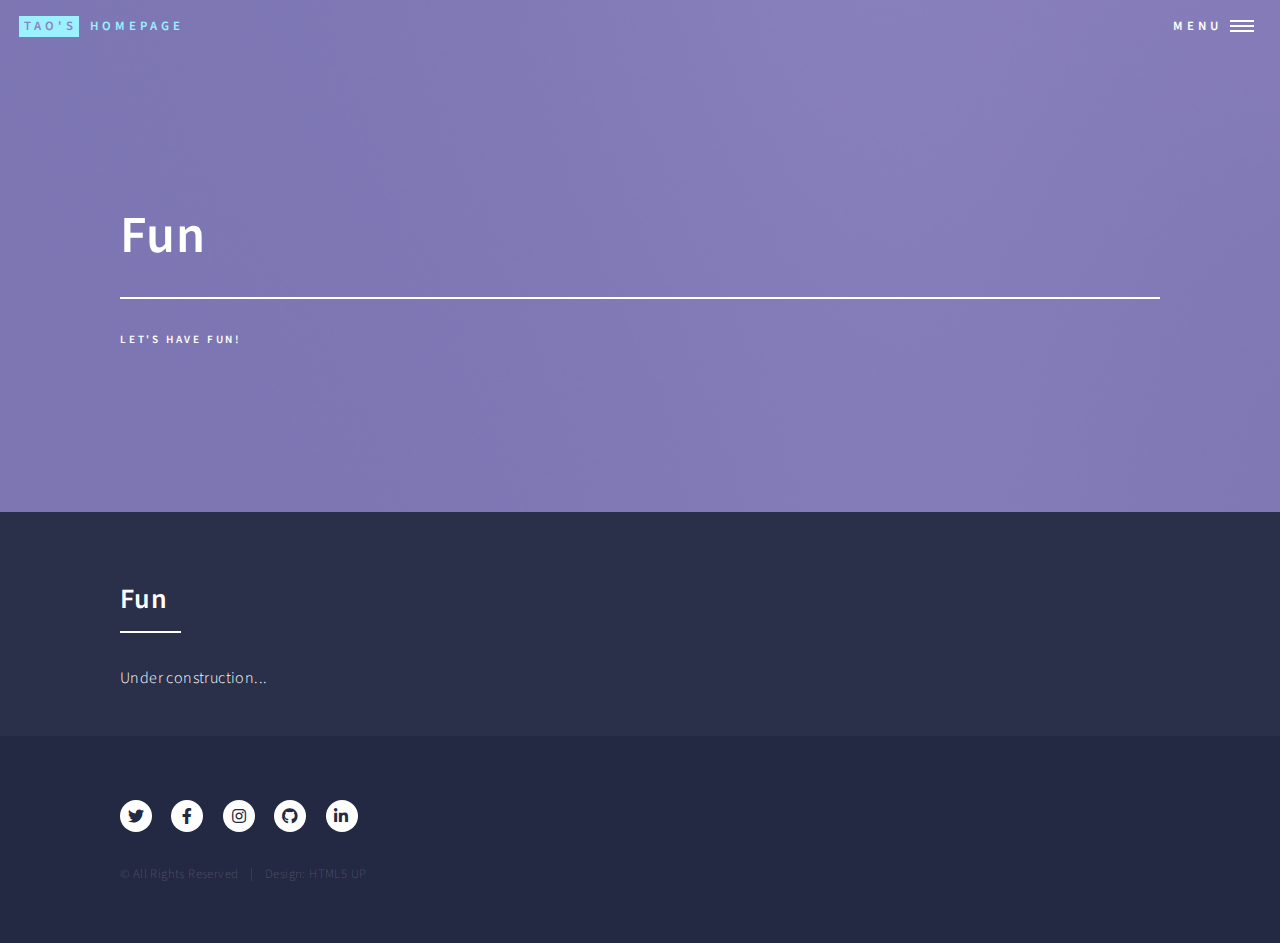
<file: fun.html>
<!DOCTYPE HTML>
<!--
	Forty by HTML5 UP
	html5up.net | @ajlkn
	Free for personal and commercial use under the CCA 3.0 license (html5up.net/license)
-->
<html>
	<head>
		<title>Tao Ma LSE | Fun</title>
		<meta charset="utf-8" />
		<meta name="viewport" content="width=device-width, initial-scale=1, user-scalable=no" />
		<link rel="stylesheet" href="assets/css/main.css" />
		<noscript><link rel="stylesheet" href="assets/css/noscript.css" /></noscript>
	</head>
	<body class="is-preload">

		<!-- Wrapper -->
			<div id="wrapper">

				<!-- Header -->
				<!-- Note: The "styleN" class below should match that of the banner element. -->
					<header id="header" class="alt style2">
						<a href="index.html" class="logo"><strong>Tao's</strong> <span>Homepage</span></a>
						<nav>
							<a href="#menu">Menu</a>
						</nav>
					</header>

				<!-- Menu -->
					<nav id="menu">
						<ul class="links">
							<li><a href="index.html">Home</a></li>
							<li><a href="about.html">About</a></li>
							<li><a href="updates.html">Updates</a></li>
							<li><a href="research.html">Research</a></li>
							<li><a href="teaching.html">Teaching</a></li>
							<li><a href="fun.html">Fun</a></li>
							<li><a href="blog.html">Blog</a></li>
						</ul>
						<ul class="actions stacked">
							<li><a href="#" class="button primary fit">Get Started</a></li>
							<!-- <li><a href="#" class="button fit">Log In</a></li> -->
						</ul>
					</nav>

				<!-- Banner -->
				<!-- Note: The "styleN" class below should match that of the header element. -->
					<section id="banner" class="style2">
						<div class="inner">
							<span class="image">
								<img src="images/pic07.jpg" alt="" />
							</span>
							<header class="major">
								<h1>Fun</h1>
							</header>
							<div class="content">
								<p>Let's have fun!</p>
							</div>
						</div>
					</section>

				<!-- Main -->
					<div id="main">

						<!-- One -->
							<section id="one">
								<div class="inner">
									<header class="major">
										<h2>Fun</h2>
									</header>
									<p>Under construction...</p>
								</div>
							</section>

						<!-- Two --> <!--
							<section id="two" class="spotlights">
								<section>
									<a href="generic.html" class="image">
										<img src="images/pic08.jpg" alt="" data-position="center center" />
									</a>
									<div class="content">
										<div class="inner">
											<header class="major">
												<h3>Orci maecenas</h3>
											</header>
											<p>Nullam et orci eu lorem consequat tincidunt vivamus et sagittis magna sed nunc rhoncus condimentum sem. In efficitur ligula tate urna. Maecenas massa sed magna lacinia magna pellentesque lorem ipsum dolor. Nullam et orci eu lorem consequat tincidunt. Vivamus et sagittis tempus.</p>
											<ul class="actions">
												<li><a href="generic.html" class="button">Learn more</a></li>
											</ul>
										</div>
									</div>
								</section>
								<section>
									<a href="generic.html" class="image">
										<img src="images/pic09.jpg" alt="" data-position="top center" />
									</a>
									<div class="content">
										<div class="inner">
											<header class="major">
												<h3>Rhoncus magna</h3>
											</header>
											<p>Nullam et orci eu lorem consequat tincidunt vivamus et sagittis magna sed nunc rhoncus condimentum sem. In efficitur ligula tate urna. Maecenas massa sed magna lacinia magna pellentesque lorem ipsum dolor. Nullam et orci eu lorem consequat tincidunt. Vivamus et sagittis tempus.</p>
											<ul class="actions">
												<li><a href="generic.html" class="button">Learn more</a></li>
											</ul>
										</div>
									</div>
								</section>
								<section>
									<a href="generic.html" class="image">
										<img src="images/pic10.jpg" alt="" data-position="25% 25%" />
									</a>
									<div class="content">
										<div class="inner">
											<header class="major">
												<h3>Sed nunc ligula</h3>
											</header>
											<p>Nullam et orci eu lorem consequat tincidunt vivamus et sagittis magna sed nunc rhoncus condimentum sem. In efficitur ligula tate urna. Maecenas massa sed magna lacinia magna pellentesque lorem ipsum dolor. Nullam et orci eu lorem consequat tincidunt. Vivamus et sagittis tempus.</p>
											<ul class="actions">
												<li><a href="generic.html" class="button">Learn more</a></li>
											</ul>
										</div>
									</div>
								</section>
							</section> -->

						<!-- Three --> <!--
							<section id="three">
								<div class="inner">
									<header class="major">
										<h2>Massa libero</h2>
									</header>
									<p>Nullam et orci eu lorem consequat tincidunt vivamus et sagittis libero. Mauris aliquet magna magna sed nunc rhoncus pharetra. Pellentesque condimentum sem. In efficitur ligula tate urna. Maecenas laoreet massa vel lacinia pellentesque lorem ipsum dolor. Nullam et orci eu lorem consequat tincidunt. Vivamus et sagittis libero. Mauris aliquet magna magna sed nunc rhoncus amet pharetra et feugiat tempus.</p>
									<ul class="actions">
										<li><a href="generic.html" class="button next">Get Started</a></li>
									</ul>
								</div>
							</section> -->

					</div>

				<!-- Contact --> <!--
					<section id="contact">
						<div class="inner">
							<section>
								<form method="post" action="#">
									<div class="fields">
										<div class="field half">
											<label for="name">Name</label>
											<input type="text" name="name" id="name" />
										</div>
										<div class="field half">
											<label for="email">Email</label>
											<input type="text" name="email" id="email" />
										</div>
										<div class="field">
											<label for="message">Message</label>
											<textarea name="message" id="message" rows="6"></textarea>
										</div>
									</div>
									<ul class="actions">
										<li><input type="submit" value="Send Message" class="primary" /></li>
										<li><input type="reset" value="Clear" /></li>
									</ul>
								</form>
							</section>
							<section class="split">
								<section>
									<div class="contact-method">
										<span class="icon solid alt fa-envelope"></span>
										<h3>Email</h3>
										<a href="#">information@untitled.tld</a>
									</div>
								</section>
								<section>
									<div class="contact-method">
										<span class="icon solid alt fa-phone"></span>
										<h3>Phone</h3>
										<span>(000) 000-0000 x12387</span>
									</div>
								</section>
								<section>
									<div class="contact-method">
										<span class="icon solid alt fa-home"></span>
										<h3>Address</h3>
										<span>1234 Somewhere Road #5432<br />
										Nashville, TN 00000<br />
										United States of America</span>
									</div>
								</section>
							</section>
						</div>
					</section> -->

				<!-- Footer -->
					<footer id="footer">
						<div class="inner">
							<ul class="icons">
								<li><a href="#" class="icon brands alt fa-twitter"><span class="label">Twitter</span></a></li>
								<li><a href="#" class="icon brands alt fa-facebook-f"><span class="label">Facebook</span></a></li>
								<li><a href="#" class="icon brands alt fa-instagram"><span class="label">Instagram</span></a></li>
								<li><a href="https://github.com/xiaobaobaochifan" class="icon brands alt fa-github"><span class="label">GitHub</span></a></li>
								<li><a href="https://www.linkedin.com/in/tao-ma-93642013a/" class="icon brands alt fa-linkedin-in"><span class="label">LinkedIn</span></a></li>
							</ul>
							<ul class="copyright">
								<li>&copy; All Rights Reserved</li><li>Design: <a href="https://html5up.net">HTML5 UP</a></li>
							</ul>
						</div>
					</footer>

			</div>

		<!-- Scripts -->
			<script src="assets/js/jquery.min.js"></script>
			<script src="assets/js/jquery.scrolly.min.js"></script>
			<script src="assets/js/jquery.scrollex.min.js"></script>
			<script src="assets/js/browser.min.js"></script>
			<script src="assets/js/breakpoints.min.js"></script>
			<script src="assets/js/util.js"></script>
			<script src="assets/js/main.js"></script>

	</body>
</html>
</file>
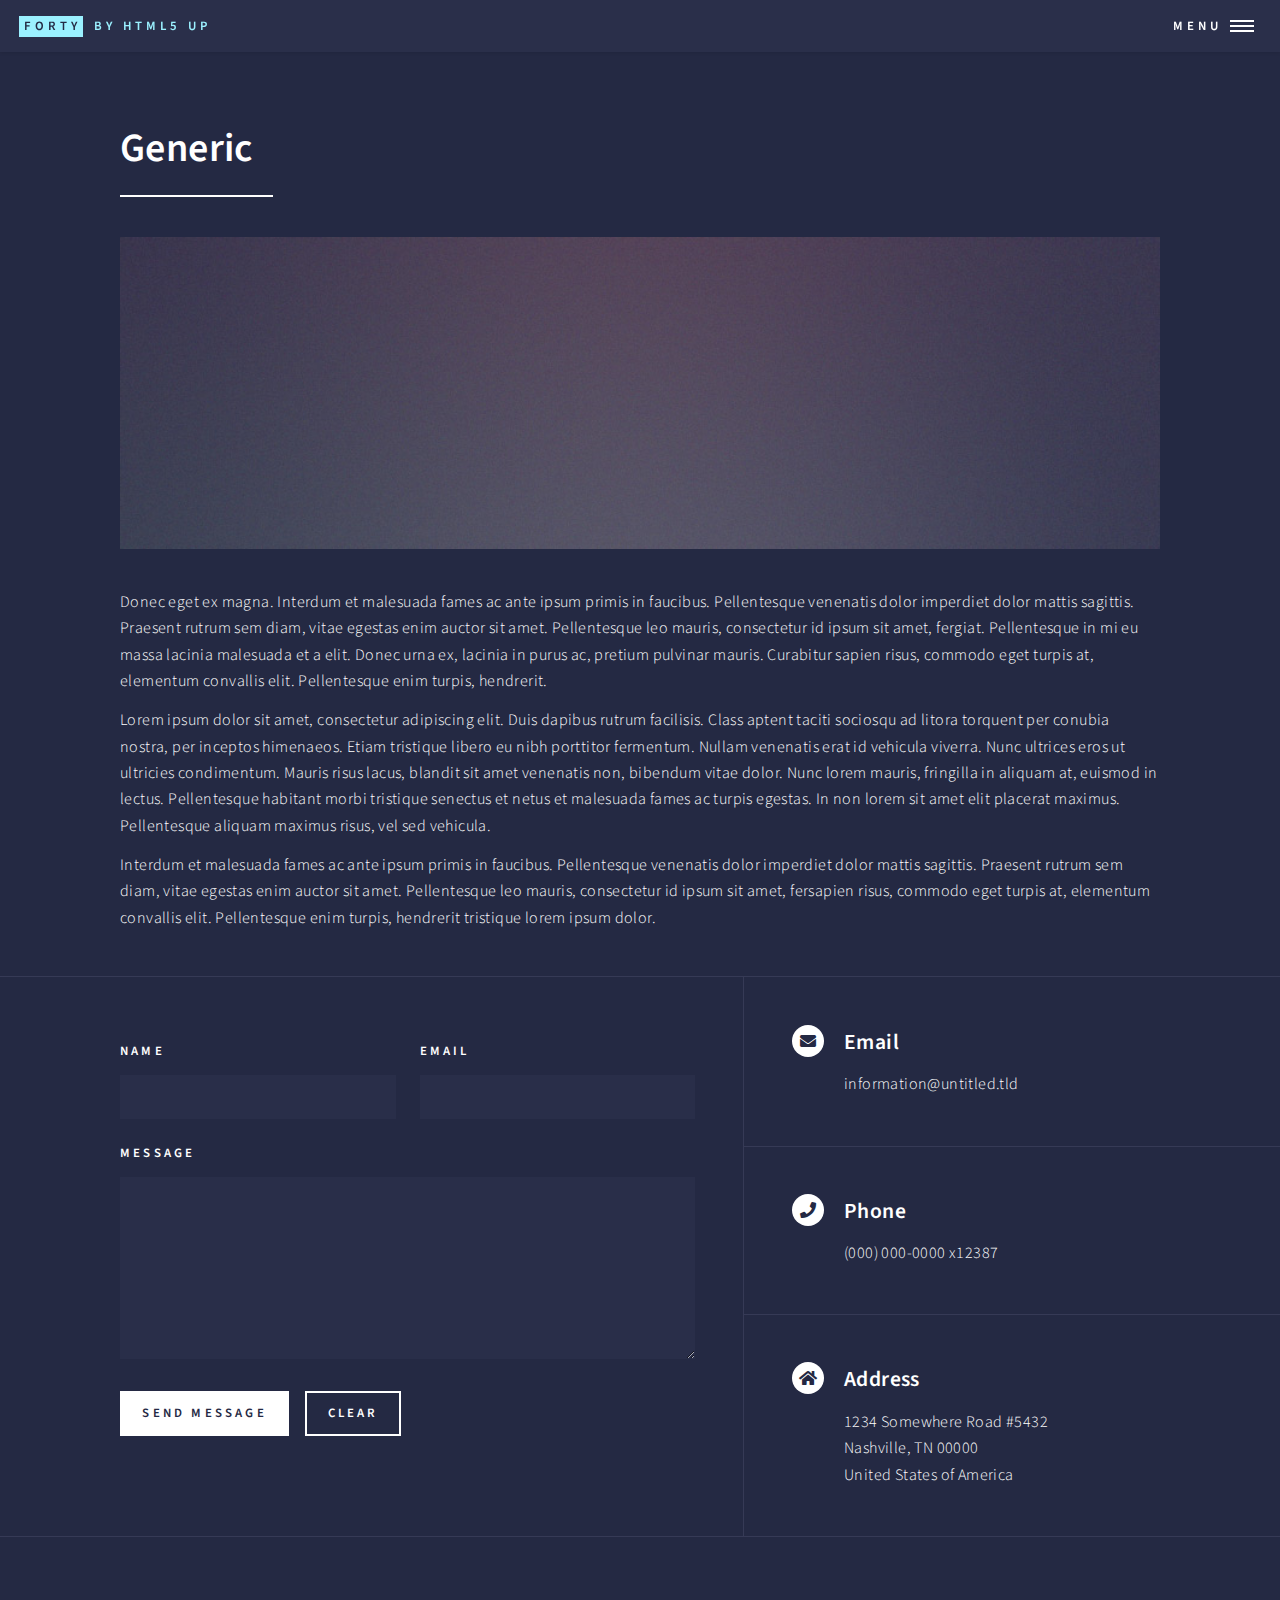
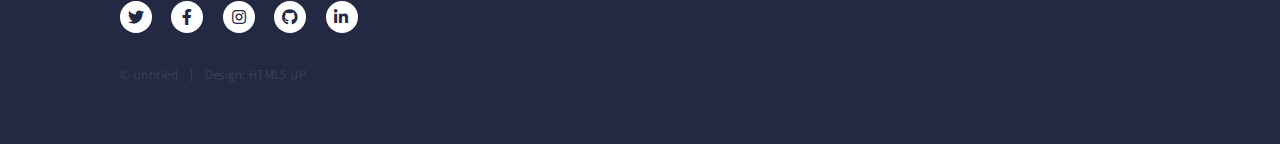
<file: generic.html>
<!DOCTYPE HTML>
<!--
	Forty by HTML5 UP
	html5up.net | @ajlkn
	Free for personal and commercial use under the CCA 3.0 license (html5up.net/license)
-->
<html>
	<head>
		<title>Generic - Forty by HTML5 UP</title>
		<meta charset="utf-8" />
		<meta name="viewport" content="width=device-width, initial-scale=1, user-scalable=no" />
		<link rel="stylesheet" href="assets/css/main.css" />
		<noscript><link rel="stylesheet" href="assets/css/noscript.css" /></noscript>
	</head>
	<body class="is-preload">

		<!-- Wrapper -->
			<div id="wrapper">

				<!-- Header -->
					<header id="header">
						<a href="index.html" class="logo"><strong>Forty</strong> <span>by HTML5 UP</span></a>
						<nav>
							<a href="#menu">Menu</a>
						</nav>
					</header>

				<!-- Menu -->
					<nav id="menu">
						<ul class="links">
							<li><a href="index.html">Home</a></li>
							<li><a href="landing.html">Landing</a></li>
							<li><a href="generic.html">Generic</a></li>
							<li><a href="elements.html">Elements</a></li>
						</ul>
						<ul class="actions stacked">
							<li><a href="#" class="button primary fit">Get Started</a></li>
							<li><a href="#" class="button fit">Log In</a></li>
						</ul>
					</nav>

				<!-- Main -->
					<div id="main" class="alt">

						<!-- One -->
							<section id="one">
								<div class="inner">
									<header class="major">
										<h1>Generic</h1>
									</header>
									<span class="image main"><img src="images/pic11.jpg" alt="" /></span>
									<p>Donec eget ex magna. Interdum et malesuada fames ac ante ipsum primis in faucibus. Pellentesque venenatis dolor imperdiet dolor mattis sagittis. Praesent rutrum sem diam, vitae egestas enim auctor sit amet. Pellentesque leo mauris, consectetur id ipsum sit amet, fergiat. Pellentesque in mi eu massa lacinia malesuada et a elit. Donec urna ex, lacinia in purus ac, pretium pulvinar mauris. Curabitur sapien risus, commodo eget turpis at, elementum convallis elit. Pellentesque enim turpis, hendrerit.</p>
									<p>Lorem ipsum dolor sit amet, consectetur adipiscing elit. Duis dapibus rutrum facilisis. Class aptent taciti sociosqu ad litora torquent per conubia nostra, per inceptos himenaeos. Etiam tristique libero eu nibh porttitor fermentum. Nullam venenatis erat id vehicula viverra. Nunc ultrices eros ut ultricies condimentum. Mauris risus lacus, blandit sit amet venenatis non, bibendum vitae dolor. Nunc lorem mauris, fringilla in aliquam at, euismod in lectus. Pellentesque habitant morbi tristique senectus et netus et malesuada fames ac turpis egestas. In non lorem sit amet elit placerat maximus. Pellentesque aliquam maximus risus, vel sed vehicula.</p>
									<p>Interdum et malesuada fames ac ante ipsum primis in faucibus. Pellentesque venenatis dolor imperdiet dolor mattis sagittis. Praesent rutrum sem diam, vitae egestas enim auctor sit amet. Pellentesque leo mauris, consectetur id ipsum sit amet, fersapien risus, commodo eget turpis at, elementum convallis elit. Pellentesque enim turpis, hendrerit tristique lorem ipsum dolor.</p>
								</div>
							</section>

					</div>

				<!-- Contact -->
					<section id="contact">
						<div class="inner">
							<section>
								<form method="post" action="#">
									<div class="fields">
										<div class="field half">
											<label for="name">Name</label>
											<input type="text" name="name" id="name" />
										</div>
										<div class="field half">
											<label for="email">Email</label>
											<input type="text" name="email" id="email" />
										</div>
										<div class="field">
											<label for="message">Message</label>
											<textarea name="message" id="message" rows="6"></textarea>
										</div>
									</div>
									<ul class="actions">
										<li><input type="submit" value="Send Message" class="primary" /></li>
										<li><input type="reset" value="Clear" /></li>
									</ul>
								</form>
							</section>
							<section class="split">
								<section>
									<div class="contact-method">
										<span class="icon solid alt fa-envelope"></span>
										<h3>Email</h3>
										<a href="#">information@untitled.tld</a>
									</div>
								</section>
								<section>
									<div class="contact-method">
										<span class="icon solid alt fa-phone"></span>
										<h3>Phone</h3>
										<span>(000) 000-0000 x12387</span>
									</div>
								</section>
								<section>
									<div class="contact-method">
										<span class="icon solid alt fa-home"></span>
										<h3>Address</h3>
										<span>1234 Somewhere Road #5432<br />
										Nashville, TN 00000<br />
										United States of America</span>
									</div>
								</section>
							</section>
						</div>
					</section>

				<!-- Footer -->
					<footer id="footer">
						<div class="inner">
							<ul class="icons">
								<li><a href="#" class="icon brands alt fa-twitter"><span class="label">Twitter</span></a></li>
								<li><a href="#" class="icon brands alt fa-facebook-f"><span class="label">Facebook</span></a></li>
								<li><a href="#" class="icon brands alt fa-instagram"><span class="label">Instagram</span></a></li>
								<li><a href="#" class="icon brands alt fa-github"><span class="label">GitHub</span></a></li>
								<li><a href="#" class="icon brands alt fa-linkedin-in"><span class="label">LinkedIn</span></a></li>
							</ul>
							<ul class="copyright">
								<li>&copy; Untitled</li><li>Design: <a href="https://html5up.net">HTML5 UP</a></li>
							</ul>
						</div>
					</footer>

			</div>

		<!-- Scripts -->
			<script src="assets/js/jquery.min.js"></script>
			<script src="assets/js/jquery.scrolly.min.js"></script>
			<script src="assets/js/jquery.scrollex.min.js"></script>
			<script src="assets/js/browser.min.js"></script>
			<script src="assets/js/breakpoints.min.js"></script>
			<script src="assets/js/util.js"></script>
			<script src="assets/js/main.js"></script>

	</body>
</html>
</file>
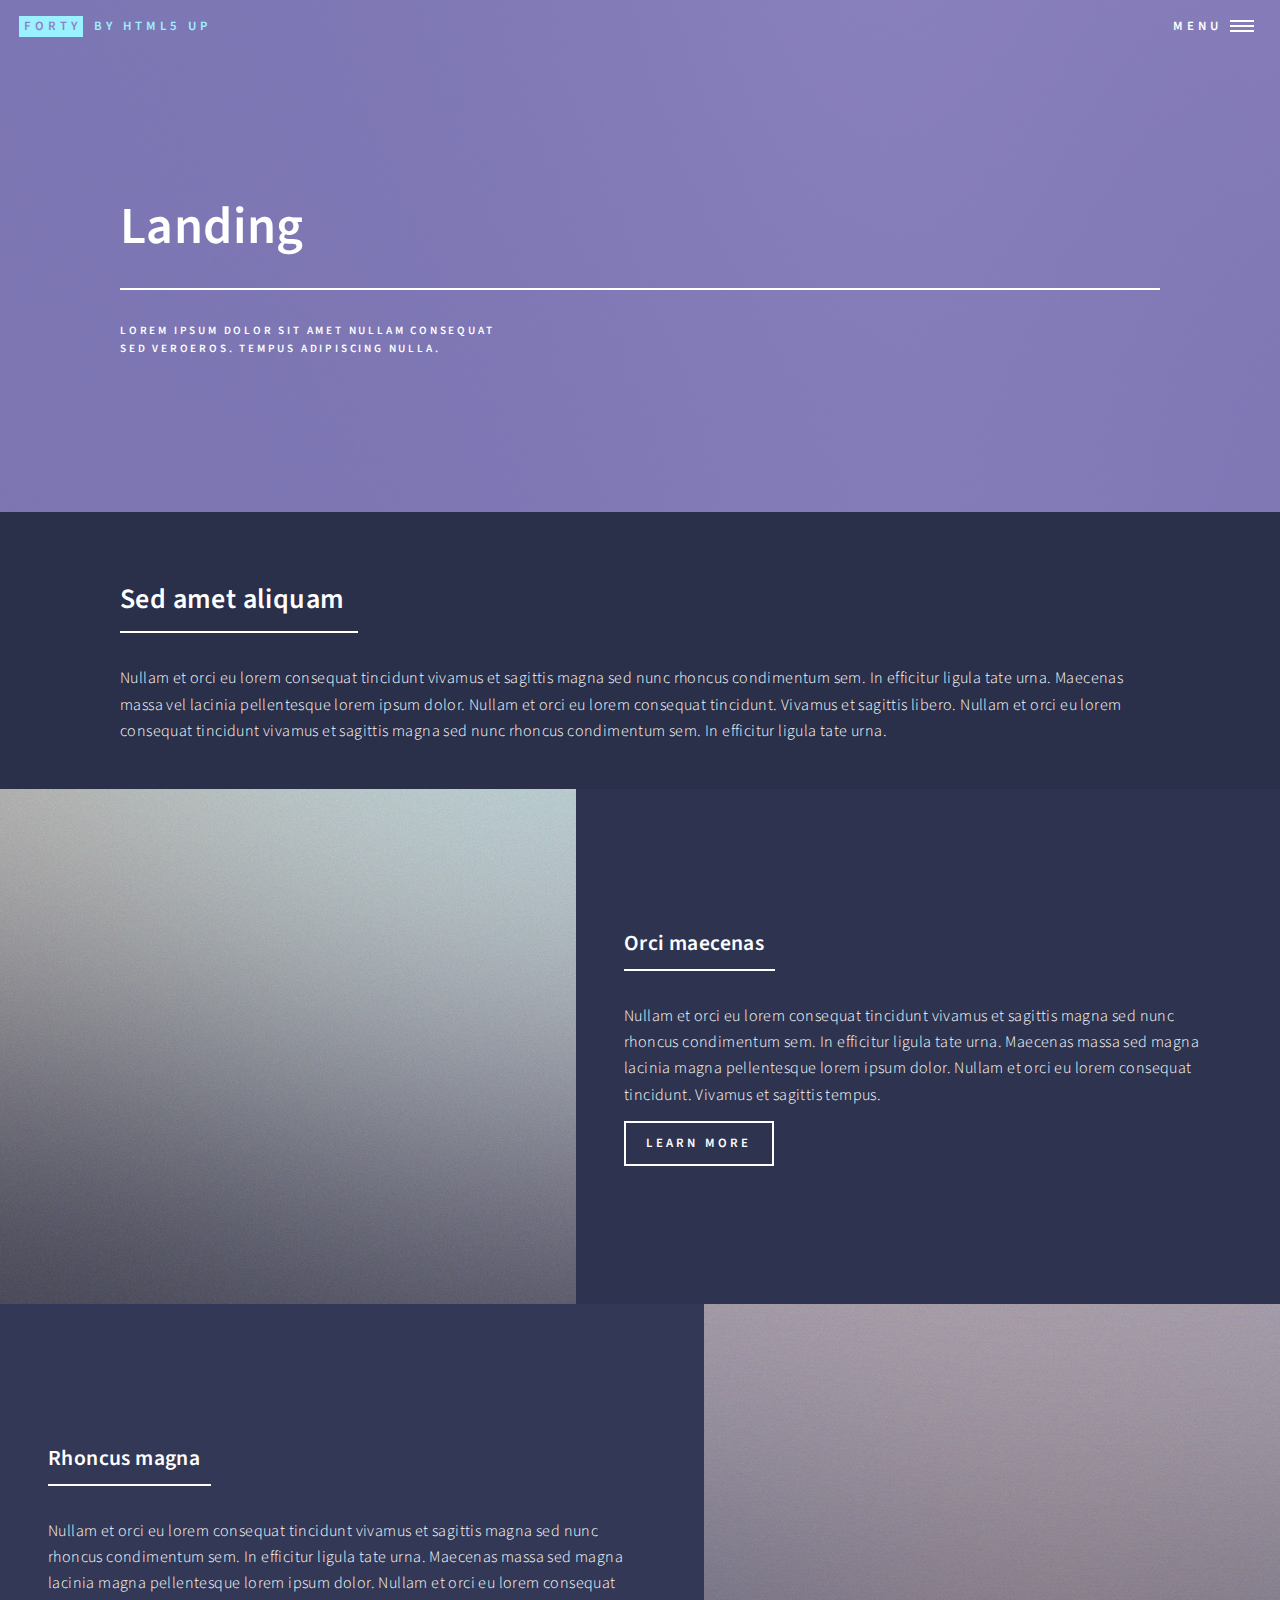
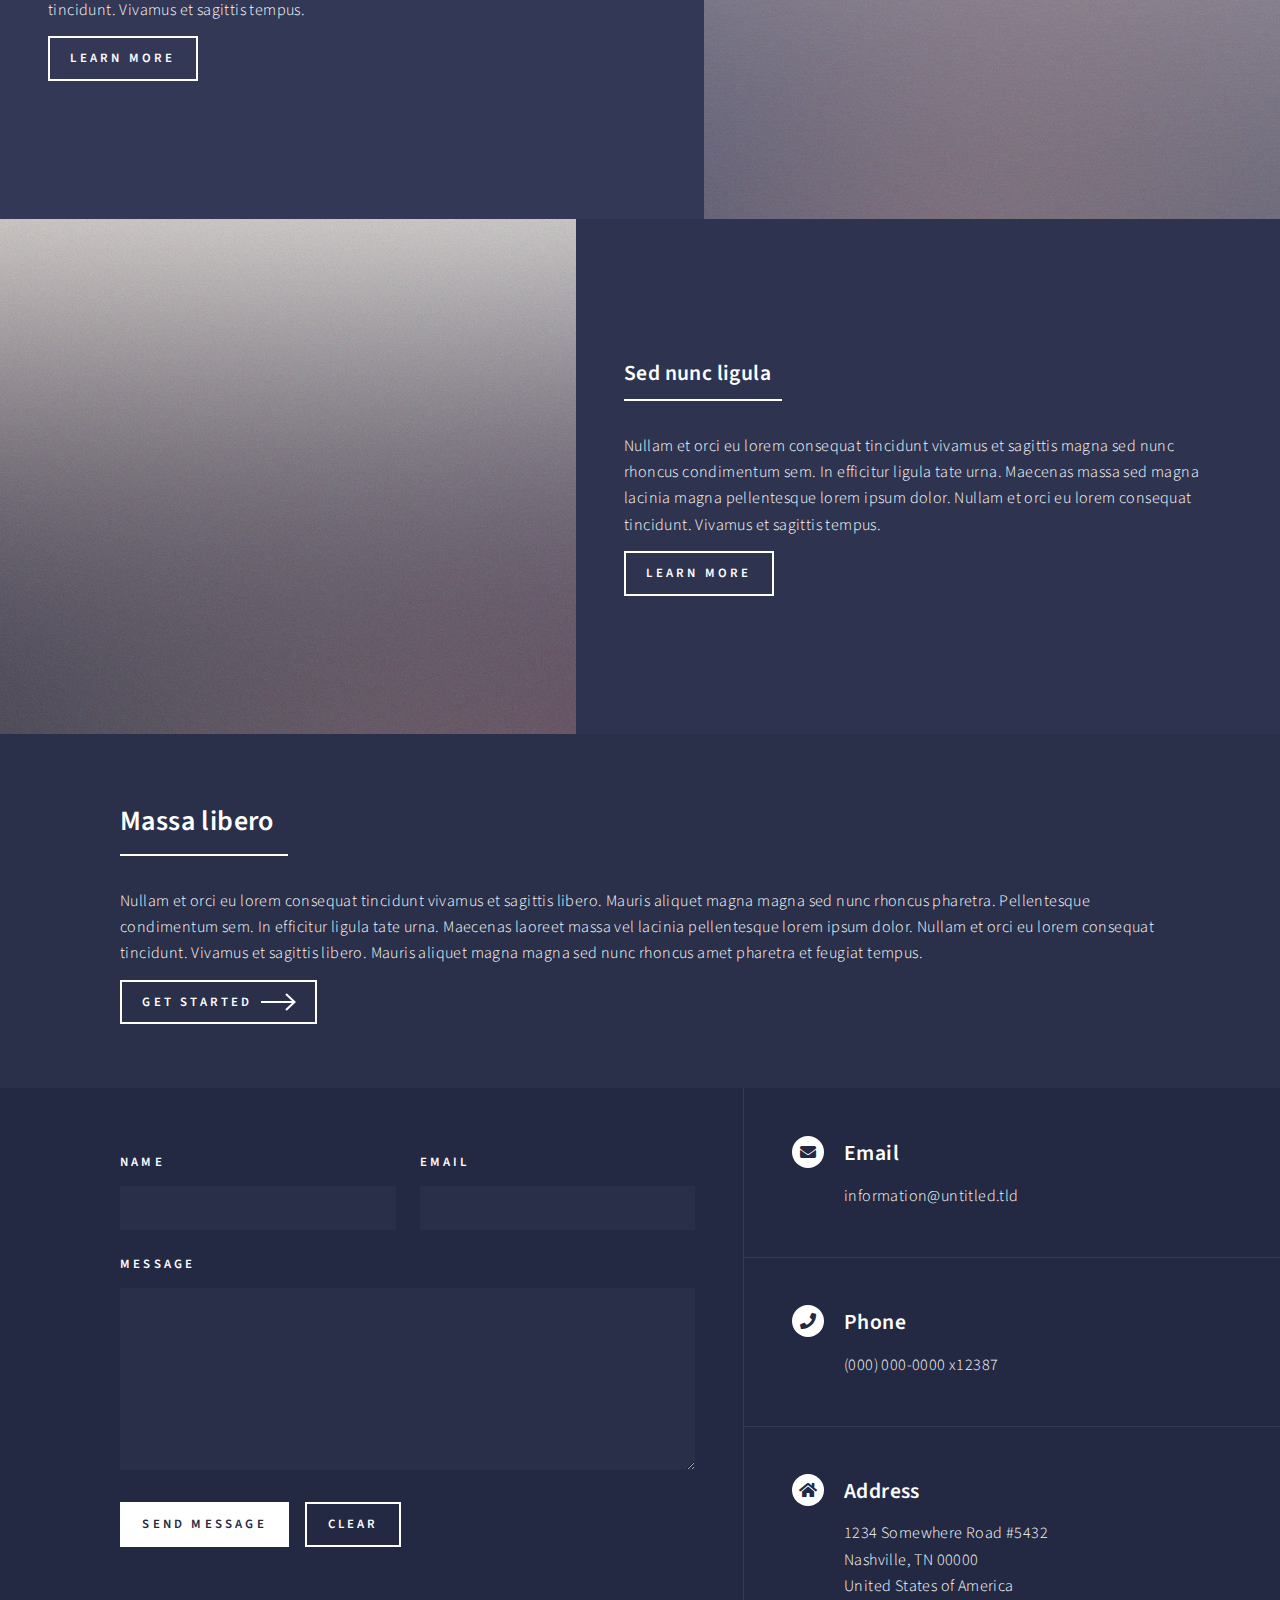
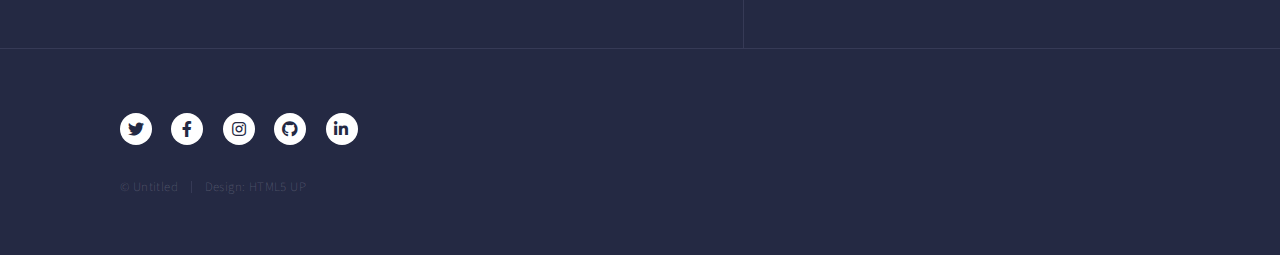
<file: gg.html>
<!DOCTYPE HTML>
<!--
	Forty by HTML5 UP
	html5up.net | @ajlkn
	Free for personal and commercial use under the CCA 3.0 license (html5up.net/license)
-->
<html>
	<head>
		<title>Landing - Forty by HTML5 UP</title>
		<meta charset="utf-8" />
		<meta name="viewport" content="width=device-width, initial-scale=1, user-scalable=no" />
		<link rel="stylesheet" href="assets/css/main.css" />
		<noscript><link rel="stylesheet" href="assets/css/noscript.css" /></noscript>
	</head>
	<body class="is-preload">

		<!-- Wrapper -->
			<div id="wrapper">

				<!-- Header -->
				<!-- Note: The "styleN" class below should match that of the banner element. -->
					<header id="header" class="alt style2">
						<a href="index.html" class="logo"><strong>Forty</strong> <span>by HTML5 UP</span></a>
						<nav>
							<a href="#menu">Menu</a>
						</nav>
					</header>

				<!-- Menu -->
					<nav id="menu">
						<ul class="links">
							<li><a href="index.html">Home</a></li>
							<li><a href="landing.html">Landing</a></li>
							<li><a href="generic.html">Generic</a></li>
							<li><a href="elements.html">Elements</a></li>
						</ul>
						<ul class="actions stacked">
							<li><a href="#" class="button primary fit">Get Started</a></li>
							<li><a href="#" class="button fit">Log In</a></li>
						</ul>
					</nav>

				<!-- Banner -->
				<!-- Note: The "styleN" class below should match that of the header element. -->
					<section id="banner" class="style2">
						<div class="inner">
							<span class="image">
								<img src="images/pic07.jpg" alt="" />
							</span>
							<header class="major">
								<h1>Landing</h1>
							</header>
							<div class="content">
								<p>Lorem ipsum dolor sit amet nullam consequat<br />
								sed veroeros. tempus adipiscing nulla.</p>
							</div>
						</div>
					</section>

				<!-- Main -->
					<div id="main">

						<!-- One -->
							<section id="one">
								<div class="inner">
									<header class="major">
										<h2>Sed amet aliquam</h2>
									</header>
									<p>Nullam et orci eu lorem consequat tincidunt vivamus et sagittis magna sed nunc rhoncus condimentum sem. In efficitur ligula tate urna. Maecenas massa vel lacinia pellentesque lorem ipsum dolor. Nullam et orci eu lorem consequat tincidunt. Vivamus et sagittis libero. Nullam et orci eu lorem consequat tincidunt vivamus et sagittis magna sed nunc rhoncus condimentum sem. In efficitur ligula tate urna.</p>
								</div>
							</section>

						<!-- Two -->
							<section id="two" class="spotlights">
								<section>
									<a href="generic.html" class="image">
										<img src="images/pic08.jpg" alt="" data-position="center center" />
									</a>
									<div class="content">
										<div class="inner">
											<header class="major">
												<h3>Orci maecenas</h3>
											</header>
											<p>Nullam et orci eu lorem consequat tincidunt vivamus et sagittis magna sed nunc rhoncus condimentum sem. In efficitur ligula tate urna. Maecenas massa sed magna lacinia magna pellentesque lorem ipsum dolor. Nullam et orci eu lorem consequat tincidunt. Vivamus et sagittis tempus.</p>
											<ul class="actions">
												<li><a href="generic.html" class="button">Learn more</a></li>
											</ul>
										</div>
									</div>
								</section>
								<section>
									<a href="generic.html" class="image">
										<img src="images/pic09.jpg" alt="" data-position="top center" />
									</a>
									<div class="content">
										<div class="inner">
											<header class="major">
												<h3>Rhoncus magna</h3>
											</header>
											<p>Nullam et orci eu lorem consequat tincidunt vivamus et sagittis magna sed nunc rhoncus condimentum sem. In efficitur ligula tate urna. Maecenas massa sed magna lacinia magna pellentesque lorem ipsum dolor. Nullam et orci eu lorem consequat tincidunt. Vivamus et sagittis tempus.</p>
											<ul class="actions">
												<li><a href="generic.html" class="button">Learn more</a></li>
											</ul>
										</div>
									</div>
								</section>
								<section>
									<a href="generic.html" class="image">
										<img src="images/pic10.jpg" alt="" data-position="25% 25%" />
									</a>
									<div class="content">
										<div class="inner">
											<header class="major">
												<h3>Sed nunc ligula</h3>
											</header>
											<p>Nullam et orci eu lorem consequat tincidunt vivamus et sagittis magna sed nunc rhoncus condimentum sem. In efficitur ligula tate urna. Maecenas massa sed magna lacinia magna pellentesque lorem ipsum dolor. Nullam et orci eu lorem consequat tincidunt. Vivamus et sagittis tempus.</p>
											<ul class="actions">
												<li><a href="generic.html" class="button">Learn more</a></li>
											</ul>
										</div>
									</div>
								</section>
							</section>

						<!-- Three -->
							<section id="three">
								<div class="inner">
									<header class="major">
										<h2>Massa libero</h2>
									</header>
									<p>Nullam et orci eu lorem consequat tincidunt vivamus et sagittis libero. Mauris aliquet magna magna sed nunc rhoncus pharetra. Pellentesque condimentum sem. In efficitur ligula tate urna. Maecenas laoreet massa vel lacinia pellentesque lorem ipsum dolor. Nullam et orci eu lorem consequat tincidunt. Vivamus et sagittis libero. Mauris aliquet magna magna sed nunc rhoncus amet pharetra et feugiat tempus.</p>
									<ul class="actions">
										<li><a href="generic.html" class="button next">Get Started</a></li>
									</ul>
								</div>
							</section>

					</div>

				<!-- Contact -->
					<section id="contact">
						<div class="inner">
							<section>
								<form method="post" action="#">
									<div class="fields">
										<div class="field half">
											<label for="name">Name</label>
											<input type="text" name="name" id="name" />
										</div>
										<div class="field half">
											<label for="email">Email</label>
											<input type="text" name="email" id="email" />
										</div>
										<div class="field">
											<label for="message">Message</label>
											<textarea name="message" id="message" rows="6"></textarea>
										</div>
									</div>
									<ul class="actions">
										<li><input type="submit" value="Send Message" class="primary" /></li>
										<li><input type="reset" value="Clear" /></li>
									</ul>
								</form>
							</section>
							<section class="split">
								<section>
									<div class="contact-method">
										<span class="icon solid alt fa-envelope"></span>
										<h3>Email</h3>
										<a href="#">information@untitled.tld</a>
									</div>
								</section>
								<section>
									<div class="contact-method">
										<span class="icon solid alt fa-phone"></span>
										<h3>Phone</h3>
										<span>(000) 000-0000 x12387</span>
									</div>
								</section>
								<section>
									<div class="contact-method">
										<span class="icon solid alt fa-home"></span>
										<h3>Address</h3>
										<span>1234 Somewhere Road #5432<br />
										Nashville, TN 00000<br />
										United States of America</span>
									</div>
								</section>
							</section>
						</div>
					</section>

				<!-- Footer -->
					<footer id="footer">
						<div class="inner">
							<ul class="icons">
								<li><a href="#" class="icon brands alt fa-twitter"><span class="label">Twitter</span></a></li>
								<li><a href="#" class="icon brands alt fa-facebook-f"><span class="label">Facebook</span></a></li>
								<li><a href="#" class="icon brands alt fa-instagram"><span class="label">Instagram</span></a></li>
								<li><a href="#" class="icon brands alt fa-github"><span class="label">GitHub</span></a></li>
								<li><a href="#" class="icon brands alt fa-linkedin-in"><span class="label">LinkedIn</span></a></li>
							</ul>
							<ul class="copyright">
								<li>&copy; Untitled</li><li>Design: <a href="https://html5up.net">HTML5 UP</a></li>
							</ul>
						</div>
					</footer>

			</div>

		<!-- Scripts -->
			<script src="assets/js/jquery.min.js"></script>
			<script src="assets/js/jquery.scrolly.min.js"></script>
			<script src="assets/js/jquery.scrollex.min.js"></script>
			<script src="assets/js/browser.min.js"></script>
			<script src="assets/js/breakpoints.min.js"></script>
			<script src="assets/js/util.js"></script>
			<script src="assets/js/main.js"></script>

	</body>
</html>
</file>
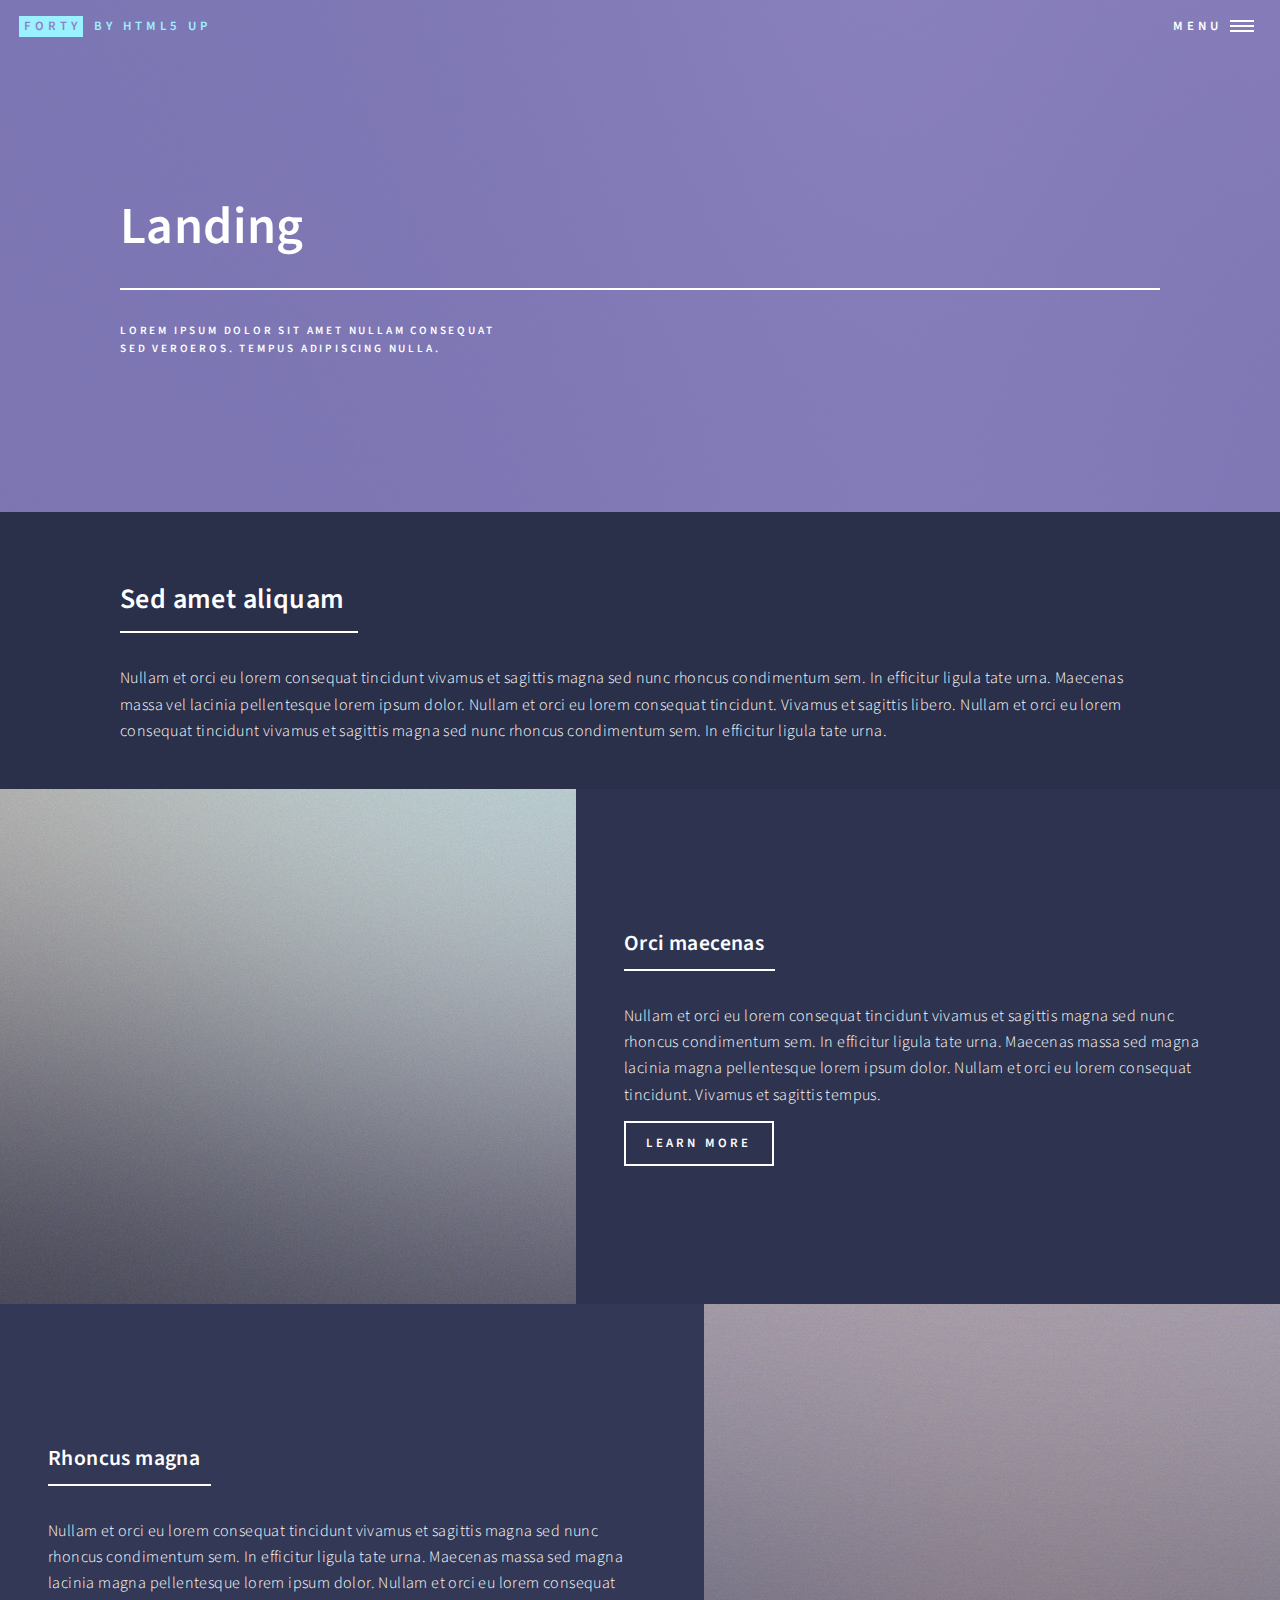
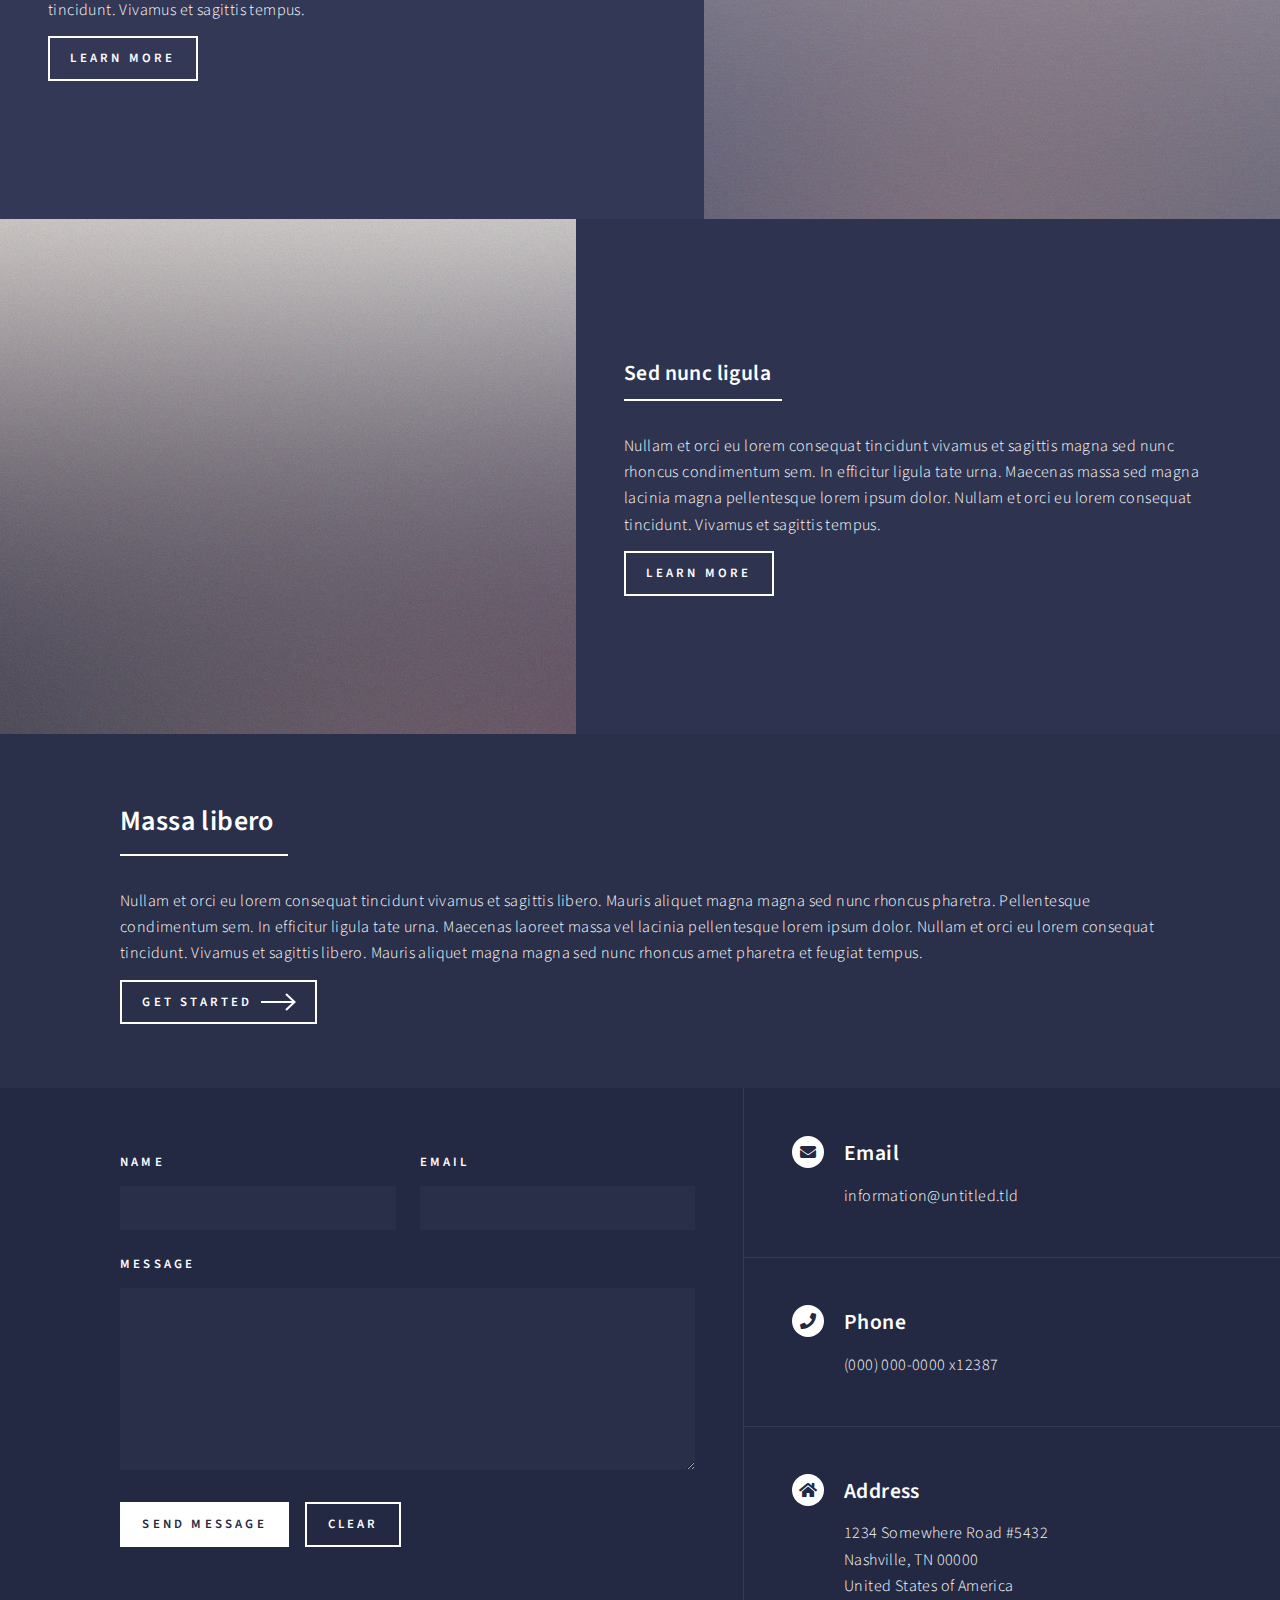
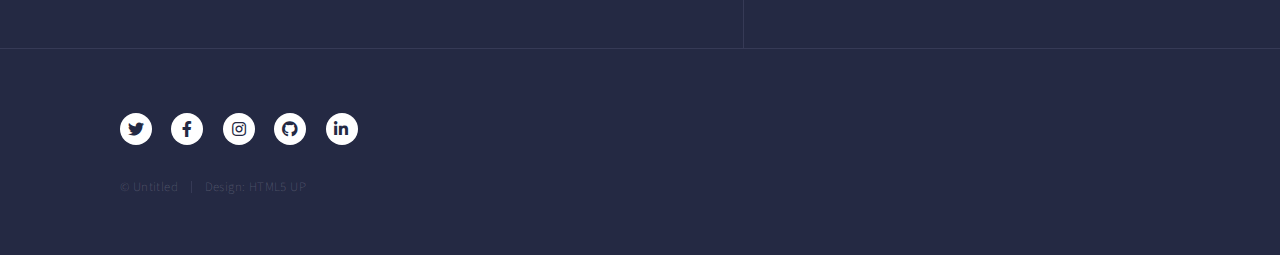
<file: landing.html>
<!DOCTYPE HTML>
<!--
	Forty by HTML5 UP
	html5up.net | @ajlkn
	Free for personal and commercial use under the CCA 3.0 license (html5up.net/license)
-->
<html>
	<head>
		<title>Landing - Forty by HTML5 UP</title>
		<meta charset="utf-8" />
		<meta name="viewport" content="width=device-width, initial-scale=1, user-scalable=no" />
		<link rel="stylesheet" href="assets/css/main.css" />
		<noscript><link rel="stylesheet" href="assets/css/noscript.css" /></noscript>
	</head>
	<body class="is-preload">

		<!-- Wrapper -->
			<div id="wrapper">

				<!-- Header -->
				<!-- Note: The "styleN" class below should match that of the banner element. -->
					<header id="header" class="alt style2">
						<a href="index.html" class="logo"><strong>Forty</strong> <span>by HTML5 UP</span></a>
						<nav>
							<a href="#menu">Menu</a>
						</nav>
					</header>

				<!-- Menu -->
					<nav id="menu">
						<ul class="links">
							<li><a href="index.html">Home</a></li>
							<li><a href="landing.html">Landing</a></li>
							<li><a href="generic.html">Generic</a></li>
							<li><a href="elements.html">Elements</a></li>
						</ul>
						<ul class="actions stacked">
							<li><a href="#" class="button primary fit">Get Started</a></li>
							<li><a href="#" class="button fit">Log In</a></li>
						</ul>
					</nav>

				<!-- Banner -->
				<!-- Note: The "styleN" class below should match that of the header element. -->
					<section id="banner" class="style2">
						<div class="inner">
							<span class="image">
								<img src="images/pic07.jpg" alt="" />
							</span>
							<header class="major">
								<h1>Landing</h1>
							</header>
							<div class="content">
								<p>Lorem ipsum dolor sit amet nullam consequat<br />
								sed veroeros. tempus adipiscing nulla.</p>
							</div>
						</div>
					</section>

				<!-- Main -->
					<div id="main">

						<!-- One -->
							<section id="one">
								<div class="inner">
									<header class="major">
										<h2>Sed amet aliquam</h2>
									</header>
									<p>Nullam et orci eu lorem consequat tincidunt vivamus et sagittis magna sed nunc rhoncus condimentum sem. In efficitur ligula tate urna. Maecenas massa vel lacinia pellentesque lorem ipsum dolor. Nullam et orci eu lorem consequat tincidunt. Vivamus et sagittis libero. Nullam et orci eu lorem consequat tincidunt vivamus et sagittis magna sed nunc rhoncus condimentum sem. In efficitur ligula tate urna.</p>
								</div>
							</section>

						<!-- Two -->
							<section id="two" class="spotlights">
								<section>
									<a href="generic.html" class="image">
										<img src="images/pic08.jpg" alt="" data-position="center center" />
									</a>
									<div class="content">
										<div class="inner">
											<header class="major">
												<h3>Orci maecenas</h3>
											</header>
											<p>Nullam et orci eu lorem consequat tincidunt vivamus et sagittis magna sed nunc rhoncus condimentum sem. In efficitur ligula tate urna. Maecenas massa sed magna lacinia magna pellentesque lorem ipsum dolor. Nullam et orci eu lorem consequat tincidunt. Vivamus et sagittis tempus.</p>
											<ul class="actions">
												<li><a href="generic.html" class="button">Learn more</a></li>
											</ul>
										</div>
									</div>
								</section>
								<section>
									<a href="generic.html" class="image">
										<img src="images/pic09.jpg" alt="" data-position="top center" />
									</a>
									<div class="content">
										<div class="inner">
											<header class="major">
												<h3>Rhoncus magna</h3>
											</header>
											<p>Nullam et orci eu lorem consequat tincidunt vivamus et sagittis magna sed nunc rhoncus condimentum sem. In efficitur ligula tate urna. Maecenas massa sed magna lacinia magna pellentesque lorem ipsum dolor. Nullam et orci eu lorem consequat tincidunt. Vivamus et sagittis tempus.</p>
											<ul class="actions">
												<li><a href="generic.html" class="button">Learn more</a></li>
											</ul>
										</div>
									</div>
								</section>
								<section>
									<a href="generic.html" class="image">
										<img src="images/pic10.jpg" alt="" data-position="25% 25%" />
									</a>
									<div class="content">
										<div class="inner">
											<header class="major">
												<h3>Sed nunc ligula</h3>
											</header>
											<p>Nullam et orci eu lorem consequat tincidunt vivamus et sagittis magna sed nunc rhoncus condimentum sem. In efficitur ligula tate urna. Maecenas massa sed magna lacinia magna pellentesque lorem ipsum dolor. Nullam et orci eu lorem consequat tincidunt. Vivamus et sagittis tempus.</p>
											<ul class="actions">
												<li><a href="generic.html" class="button">Learn more</a></li>
											</ul>
										</div>
									</div>
								</section>
							</section>

						<!-- Three -->
							<section id="three">
								<div class="inner">
									<header class="major">
										<h2>Massa libero</h2>
									</header>
									<p>Nullam et orci eu lorem consequat tincidunt vivamus et sagittis libero. Mauris aliquet magna magna sed nunc rhoncus pharetra. Pellentesque condimentum sem. In efficitur ligula tate urna. Maecenas laoreet massa vel lacinia pellentesque lorem ipsum dolor. Nullam et orci eu lorem consequat tincidunt. Vivamus et sagittis libero. Mauris aliquet magna magna sed nunc rhoncus amet pharetra et feugiat tempus.</p>
									<ul class="actions">
										<li><a href="generic.html" class="button next">Get Started</a></li>
									</ul>
								</div>
							</section>

					</div>

				<!-- Contact -->
					<section id="contact">
						<div class="inner">
							<section>
								<form method="post" action="#">
									<div class="fields">
										<div class="field half">
											<label for="name">Name</label>
											<input type="text" name="name" id="name" />
										</div>
										<div class="field half">
											<label for="email">Email</label>
											<input type="text" name="email" id="email" />
										</div>
										<div class="field">
											<label for="message">Message</label>
											<textarea name="message" id="message" rows="6"></textarea>
										</div>
									</div>
									<ul class="actions">
										<li><input type="submit" value="Send Message" class="primary" /></li>
										<li><input type="reset" value="Clear" /></li>
									</ul>
								</form>
							</section>
							<section class="split">
								<section>
									<div class="contact-method">
										<span class="icon solid alt fa-envelope"></span>
										<h3>Email</h3>
										<a href="#">information@untitled.tld</a>
									</div>
								</section>
								<section>
									<div class="contact-method">
										<span class="icon solid alt fa-phone"></span>
										<h3>Phone</h3>
										<span>(000) 000-0000 x12387</span>
									</div>
								</section>
								<section>
									<div class="contact-method">
										<span class="icon solid alt fa-home"></span>
										<h3>Address</h3>
										<span>1234 Somewhere Road #5432<br />
										Nashville, TN 00000<br />
										United States of America</span>
									</div>
								</section>
							</section>
						</div>
					</section>

				<!-- Footer -->
					<footer id="footer">
						<div class="inner">
							<ul class="icons">
								<li><a href="#" class="icon brands alt fa-twitter"><span class="label">Twitter</span></a></li>
								<li><a href="#" class="icon brands alt fa-facebook-f"><span class="label">Facebook</span></a></li>
								<li><a href="#" class="icon brands alt fa-instagram"><span class="label">Instagram</span></a></li>
								<li><a href="#" class="icon brands alt fa-github"><span class="label">GitHub</span></a></li>
								<li><a href="#" class="icon brands alt fa-linkedin-in"><span class="label">LinkedIn</span></a></li>
							</ul>
							<ul class="copyright">
								<li>&copy; Untitled</li><li>Design: <a href="https://html5up.net">HTML5 UP</a></li>
							</ul>
						</div>
					</footer>

			</div>

		<!-- Scripts -->
			<script src="assets/js/jquery.min.js"></script>
			<script src="assets/js/jquery.scrolly.min.js"></script>
			<script src="assets/js/jquery.scrollex.min.js"></script>
			<script src="assets/js/browser.min.js"></script>
			<script src="assets/js/breakpoints.min.js"></script>
			<script src="assets/js/util.js"></script>
			<script src="assets/js/main.js"></script>

	</body>
</html>
</file>
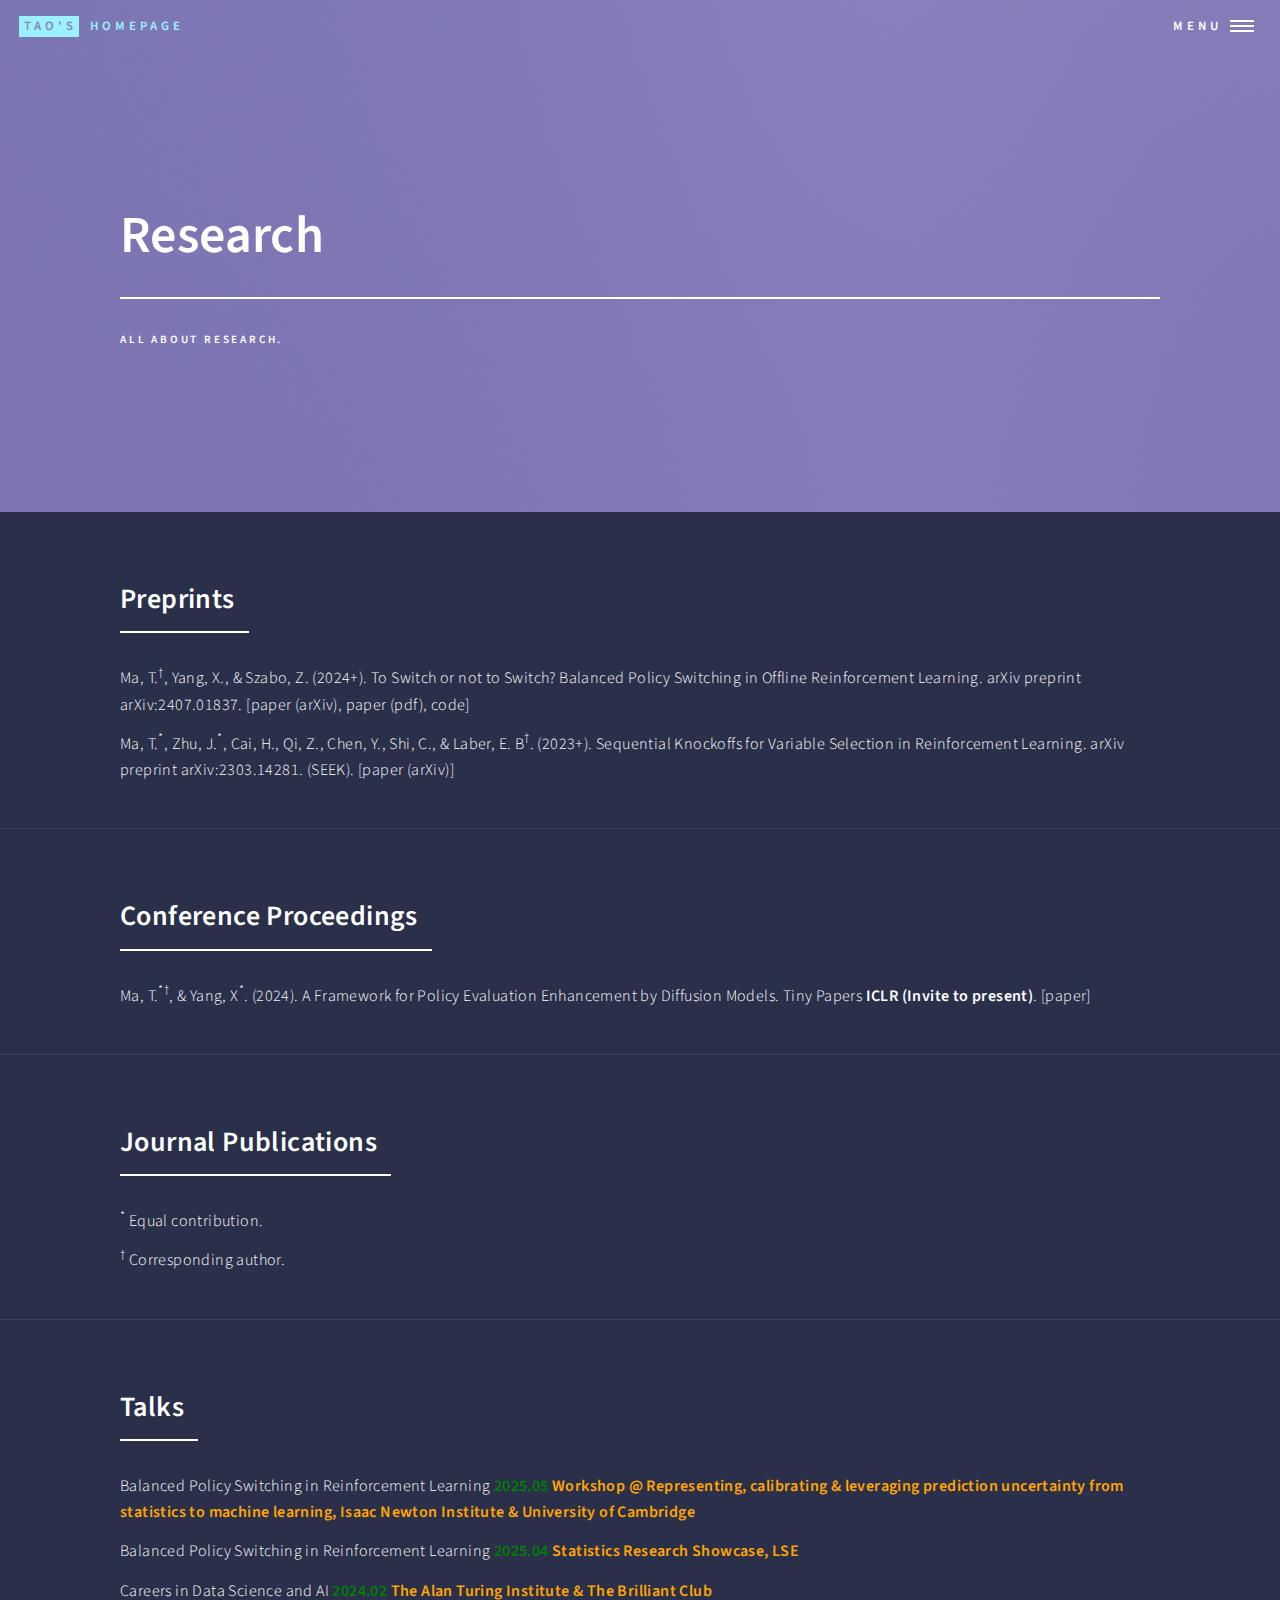
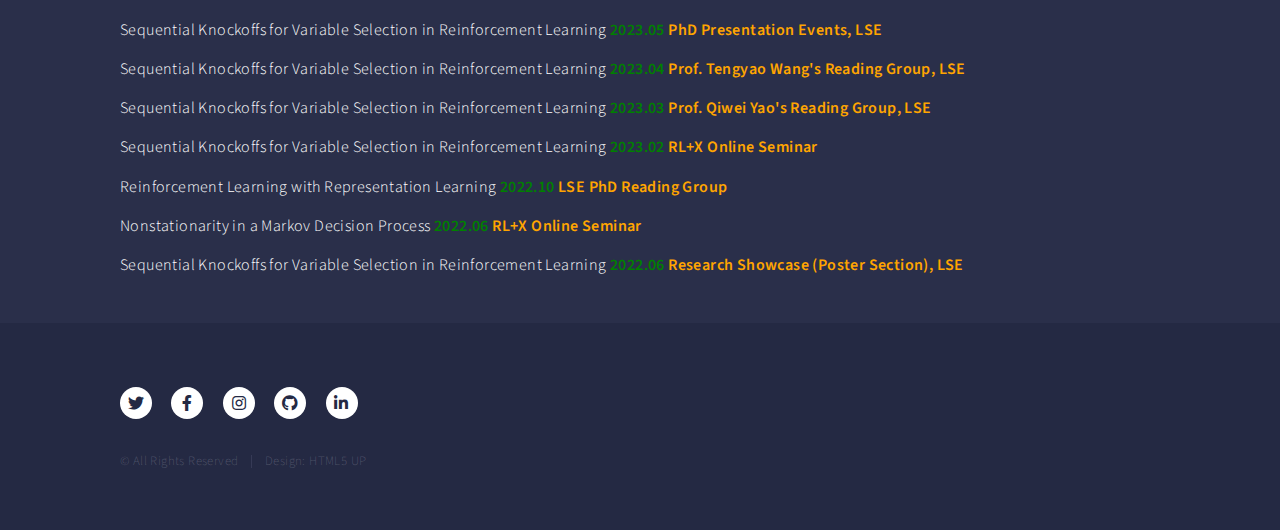
<file: research.html>
<!DOCTYPE HTML>
<!--
	Forty by HTML5 UP
	html5up.net | @ajlkn
	Free for personal and commercial use under the CCA 3.0 license (html5up.net/license)
-->
<html>
	<head>
		<title>Tao Ma LSE | Research</title>
		<meta charset="utf-8" />
		<meta name="viewport" content="width=device-width, initial-scale=1, user-scalable=no" />
		<link rel="stylesheet" href="assets/css/main.css" />
		<noscript><link rel="stylesheet" href="assets/css/noscript.css" /></noscript>
	</head>
	<body class="is-preload">

		<!-- Wrapper -->
			<div id="wrapper">

				<!-- Header -->
				<!-- Note: The "styleN" class below should match that of the banner element. -->
					<header id="header" class="alt style2">
						<a href="index.html" class="logo"><strong>Tao's</strong> <span>Homepage</span></a>
						<nav>
							<a href="#menu">Menu</a>
						</nav>
					</header>

				<!-- Menu -->
					<nav id="menu">
						<ul class="links">
							<li><a href="index.html">Home</a></li>
							<li><a href="about.html">About</a></li>
							<li><a href="updates.html">Updates</a></li>
							<li><a href="research.html">Research</a></li>
							<li><a href="teaching.html">Teaching</a></li>
							<li><a href="fun.html">Fun</a></li>
							<li><a href="blog.html">Blog</a></li>
						</ul>
						<ul class="actions stacked">
							<li><a href="#" class="button primary fit">Get Started</a></li>
							<!-- <li><a href="#" class="button fit">Log In</a></li> -->
						</ul>
					</nav>

				<!-- Banner -->
				<!-- Note: The "styleN" class below should match that of the header element. -->
					<section id="banner" class="style2">
						<div class="inner">
							<span class="image">
								<img src="images/pic07.jpg" alt="" />
							</span>
							<header class="major">
								<h1>Research</h1>
							</header>
							<div class="content">
								<p>All about research.</p>
							</div>
						</div>
					</section>

				<!-- Main -->
					<div id="main">

						<!-- One -->
							<section id="one">
								<div class="inner">
									<header class="major">
										<h2>Preprints</h2>
									</header>
									<p>Ma, T.<sup>†</sup>, Yang, X., & Szabo, Z. (2024+). To Switch or not to Switch? Balanced Policy Switching in Offline Reinforcement Learning. arXiv preprint arXiv:2407.01837.
									[<a href="https://arxiv.org/abs/2407.01837">paper (arXiv)</a>, <a href="files/papers/nac.pdf">paper (pdf)</a>, <a href="https://github.com/xiaobaobaochifan/NAC">code</a>]</p>
									<p>Ma, T.<sup>*</sup>, Zhu, J.<sup>*</sup>, Cai, H., Qi, Z., Chen, Y., Shi, C., & Laber, E. B<sup>†</sup>. (2023+). Sequential Knockoffs for Variable Selection in Reinforcement Learning. arXiv preprint arXiv:2303.14281. (SEEK).
									[<a href="https://arxiv.org/abs/2303.14281">paper (arXiv)</a>]</p>
								</div>
							</section>

						<!-- Two -->
							<section id="two">
								<!-- <a href="generic.html" class="image">
									<img src="images/pic08.jpg" alt="" data-position="center center" />
								</a> -->
								<div class="inner">
									<header class="major">
										<h2>Conference Proceedings</h2>
									</header>
									<p>Ma, T.<sup>*†</sup>, & Yang, X<sup>*</sup>. (2024). A Framework for Policy Evaluation Enhancement by Diffusion Models. Tiny Papers <strong>ICLR (Invite to present)</strong>.
									[<a href="https://openreview.net/pdf?id=QTE2kMP4DJ">paper</a>]</p>
									<!-- <ul class="actions">
										<li><a href="research.html" class="button">Learn more about my research</a></li>
									</ul> -->
								</div>	
							</section>

						<!-- Three -->
							<section id="three">
								<div class="inner">
									<header class="major">
										<h2>Journal Publications</h2>
									</header>
									<p><sup>*</sup> Equal contribution.</p>
									<p><sup>†</sup> Corresponding author.</p>
									<!-- <ul class="actions">
										<li><a href="teaching.html" class="button next">Where is my classroom</a></li>
									</ul> -->
								</div>
							</section>
						
						<!-- Four -->
							<section id="three">
								<div class="inner">
									<header class="major">
										<h2>Talks</h2>
									</header>
									<p>Balanced Policy Switching in Reinforcement Learning <b style="color:green;">2025.05</b> <b style="color:Orange;">Workshop
										@ <a href=https://www.newton.ac.uk/event/rcl>Representing, calibrating & leveraging prediction uncertainty from statistics to machine learning</a>, Isaac Newton Institute & University of Cambridge
									</b></p>
									<p>Balanced Policy Switching in Reinforcement Learning <b style="color:green;">2025.04</b> <b style="color:Orange;">Statistics Research Showcase, LSE</b></p>
									<p>Careers in Data Science and AI <b style="color:green;">2024.02</b> <b style="color:Orange;">The Alan Turing Institute & The Brilliant Club</b></p>
									<p>Sequential Knockoffs for Variable Selection in Reinforcement Learning <b style="color:green;">2023.05</b> <b style="color:Orange;">PhD Presentation Events, LSE</b></p>
									<p>Sequential Knockoffs for Variable Selection in Reinforcement Learning <b style="color:green;">2023.04</b> <b style="color:Orange;">Prof. Tengyao Wang's Reading Group, LSE</b></p>
									<p>Sequential Knockoffs for Variable Selection in Reinforcement Learning <b style="color:green;">2023.03</b> <b style="color:Orange;">Prof. Qiwei Yao's Reading Group, LSE</b></p>
									<p>Sequential Knockoffs for Variable Selection in Reinforcement Learning <b style="color:green;">2023.02</b> <b style="color:Orange;">RL+X Online Seminar</b></p>
									<p>Reinforcement Learning with Representation Learning <b style="color:green;">2022.10</b> <b style="color:Orange;">LSE PhD Reading Group</b></p>
									<p>Nonstationarity in a Markov Decision Process <b style="color:green;">2022.06</b> <b style="color:Orange;">RL+X Online Seminar</b></p>
									<p>Sequential Knockoffs for Variable Selection in Reinforcement Learning <b style="color:green;">2022.06</b> <b style="color:Orange;">Research Showcase (Poster Section), LSE</b></p>
									<!-- <ul class="actions">
										<li><a href="teaching.html" class="button next">Where is my classroom</a></li>
									</ul> -->
								</div>
							</section>

					</div>

				<!-- Contact --> <!--
					<section id="contact">
						<div class="inner">
							<section>
								<form method="post" action="#">
									<div class="fields">
										<div class="field half">
											<label for="name">Name</label>
											<input type="text" name="name" id="name" />
										</div>
										<div class="field half">
											<label for="email">Email</label>
											<input type="text" name="email" id="email" />
										</div>
										<div class="field">
											<label for="message">Message</label>
											<textarea name="message" id="message" rows="6"></textarea>
										</div>
									</div>
									<ul class="actions">
										<li><input type="submit" value="Send Message" class="primary" /></li>
										<li><input type="reset" value="Clear" /></li>
									</ul>
								</form>
							</section>
							<section class="split">
								<section>
									<div class="contact-method">
										<span class="icon solid alt fa-envelope"></span>
										<h3>Email</h3>
										<a href="#">information@untitled.tld</a>
									</div>
								</section>
								<section>
									<div class="contact-method">
										<span class="icon solid alt fa-phone"></span>
										<h3>Phone</h3>
										<span>(000) 000-0000 x12387</span>
									</div>
								</section>
								<section>
									<div class="contact-method">
										<span class="icon solid alt fa-home"></span>
										<h3>Address</h3>
										<span>1234 Somewhere Road #5432<br />
										Nashville, TN 00000<br />
										United States of America</span>
									</div>
								</section>
							</section>
						</div>
					</section> -->

				<!-- Footer -->
					<footer id="footer">
						<div class="inner">
							<ul class="icons">
								<li><a href="#" class="icon brands alt fa-twitter"><span class="label">Twitter</span></a></li>
								<li><a href="#" class="icon brands alt fa-facebook-f"><span class="label">Facebook</span></a></li>
								<li><a href="#" class="icon brands alt fa-instagram"><span class="label">Instagram</span></a></li>
								<li><a href="https://github.com/xiaobaobaochifan" class="icon brands alt fa-github"><span class="label">GitHub</span></a></li>
								<li><a href="https://www.linkedin.com/in/tao-ma-93642013a/" class="icon brands alt fa-linkedin-in"><span class="label">LinkedIn</span></a></li>
							</ul>
							<ul class="copyright">
								<li>&copy; All Rights Reserved</li><li>Design: <a href="https://html5up.net">HTML5 UP</a></li>
							</ul>
						</div>
					</footer>

			</div>

		<!-- Scripts -->
			<script src="assets/js/jquery.min.js"></script>
			<script src="assets/js/jquery.scrolly.min.js"></script>
			<script src="assets/js/jquery.scrollex.min.js"></script>
			<script src="assets/js/browser.min.js"></script>
			<script src="assets/js/breakpoints.min.js"></script>
			<script src="assets/js/util.js"></script>
			<script src="assets/js/main.js"></script>

	</body>
</html>
</file>
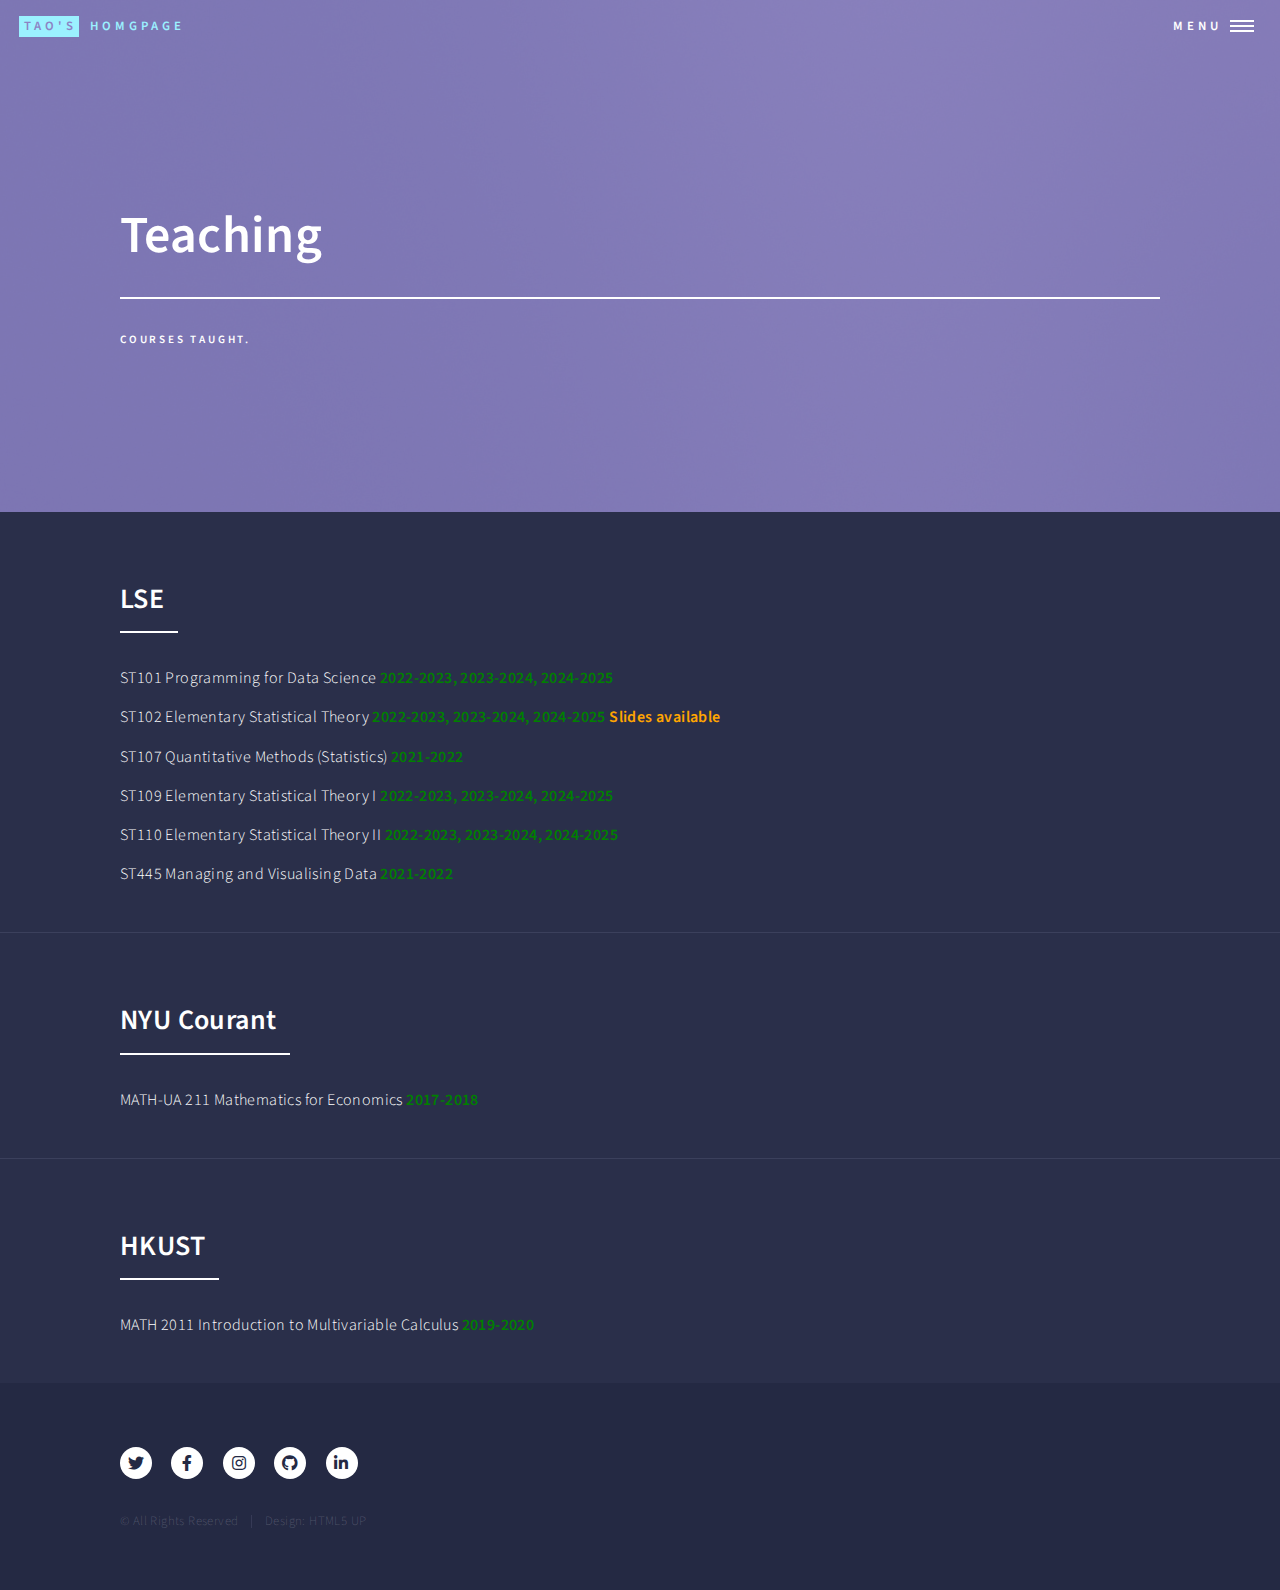
<file: teaching.html>
<!DOCTYPE HTML>
<!--
	Forty by HTML5 UP
	html5up.net | @ajlkn
	Free for personal and commercial use under the CCA 3.0 license (html5up.net/license)
-->
<html>
	<head>
		<title>Tao Ma LSE | Teaching</title>
		<meta charset="utf-8" />
		<meta name="viewport" content="width=device-width, initial-scale=1, user-scalable=no" />
		<link rel="stylesheet" href="assets/css/main.css" />
		<noscript><link rel="stylesheet" href="assets/css/noscript.css" /></noscript>
	</head>
	<body class="is-preload">

		<!-- Wrapper -->
			<div id="wrapper">

				<!-- Header -->
				<!-- Note: The "styleN" class below should match that of the banner element. -->
					<header id="header" class="alt style2">
						<a href="index.html" class="logo"><strong>Tao's</strong> <span>Homgpage</span></a>
						<nav>
							<a href="#menu">Menu</a>
						</nav>
					</header>

				<!-- Menu -->
					<nav id="menu">
						<ul class="links">
							<li><a href="index.html">Home</a></li>
							<li><a href="about.html">About</a></li>
							<li><a href="updates.html">Updates</a></li>
							<li><a href="research.html">Research</a></li>
							<li><a href="teaching.html">Teaching</a></li>
							<li><a href="fun.html">Fun</a></li>
							<li><a href="blog.html">Blog</a></li>
						</ul>
						<ul class="actions stacked">
							<li><a href="#" class="button primary fit">Get Started</a></li>
							<!-- <li><a href="#" class="button fit">Log In</a></li> -->
						</ul>
					</nav>

				<!-- Banner -->
				<!-- Note: The "styleN" class below should match that of the header element. -->
					<section id="banner" class="style2">
						<div class="inner">
							<span class="image">
								<img src="images/pic07.jpg" alt="" />
							</span>
							<header class="major">
								<h1>Teaching</h1>
							</header>
							<div class="content">
								<p>Courses taught.</p>
							</div>
						</div>
					</section>

				<!-- Main -->
					<div id="main">

						<!-- One -->
							<section id="one">
								<div class="inner">
									<header class="major">
										<h2>LSE</h2>
									</header>
									<p>ST101 Programming for Data Science <strong style="color:green;">
										<a href="https://www.lse.ac.uk/resources/calendar2022-2023/courseGuides/ST/2022_ST101.htm">2022-2023</a>,
										<a href="https://www.lse.ac.uk/resources/calendar2023-2024/courseGuides/ST/2023_ST101A.htm">2023-2024</a>,
										<a href="https://www.lse.ac.uk/resources/calendar2024-2025/courseGuides/ST/2024_ST101.htm">2024-2025</a></strong></p>
									<p>ST102 Elementary Statistical Theory <strong style="color:green;">
										<a href="https://www.lse.ac.uk/resources/calendar2022-2023/courseGuides/ST/2022_ST102.htm">2022-2023</a>,
										<a href="https://www.lse.ac.uk/resources/calendar2023-2024/courseGuides/ST/2023_ST102.htm">2023-2024</a>,
										<a href="https://www.lse.ac.uk/resources/calendar2024-2025/courseGuides/ST/2024_ST102.htm">2024-2025</a></strong> 
										<strong style="color:orange;"><a href="courses/st102_2023_2024.html">Slides available</a></strong></p>
									<p>ST107 Quantitative Methods (Statistics) <strong style="color:green;">
										<a href="https://www.lse.ac.uk/resources/calendar2021-2022/courseGuides/ST/2021_ST107.htm">2021-2022</a></strong></p>
									<p>ST109 Elementary Statistical Theory I <strong style="color:green;">
										<a href="https://www.lse.ac.uk/resources/calendar2022-2023/courseGuides/ST/2022_ST109.htm">2022-2023</a>,
										<a href="https://www.lse.ac.uk/resources/calendar2023-2024/courseGuides/ST/2023_ST109.htm">2023-2024</a>,
										<a href="https://www.lse.ac.uk/resources/calendar2024-2025/courseGuides/ST/2024_ST109.htm">2024-2025</a></strong></p>
									<p>ST110 Elementary Statistical Theory II <strong style="color:green;">
										<a href="https://www.lse.ac.uk/resources/calendar2022-2023/courseGuides/ST/2022_ST110.htm">2022-2023</a>,
										<a href="https://www.lse.ac.uk/resources/calendar2023-2024/courseGuides/ST/2023_ST110.htm">2023-2024</a>,
										<a href="https://www.lse.ac.uk/resources/calendar2024-2025/courseGuides/ST/2024_ST110.htm">2024-2025</a></strong></p>
									<p>ST445 Managing and Visualising Data <strong style="color:green;">
										<a href="https://www.lse.ac.uk/resources/calendar2021-2022/courseGuides/ST/2021_ST445.htm">2021-2022</a></strong></p>
								</div>
							</section>

						<!-- Two -->
							<section id="three">
								<div class="inner">
									<header class="major">
										<h2>NYU Courant</h2>
									</header>
									<p>MATH-UA 211 Mathematics for Economics <strong style="color:green;">
										<a href="https://math.nyu.edu/dynamic/courses/undergrad/math-ua-131/">2017-2018</a></strong></p>
								</div>
							</section>

						<!-- Three -->
							<section id="three">
								<div class="inner">
									<header class="major">
										<h2>HKUST</h2>
									</header>
									<p>MATH 2011 Introduction to Multivariable Calculus <strong style="color:green;">
										<a href="https://math.nyu.edu/dynamic/courses/undergrad/math-ua-131/">2019-2020</a></strong></p>
								</div>
							</section>

					</div>

				<!-- Contact --> <!--
					<section id="contact">
						<div class="inner">
							<section>
								<form method="post" action="#">
									<div class="fields">
										<div class="field half">
											<label for="name">Name</label>
											<input type="text" name="name" id="name" />
										</div>
										<div class="field half">
											<label for="email">Email</label>
											<input type="text" name="email" id="email" />
										</div>
										<div class="field">
											<label for="message">Message</label>
											<textarea name="message" id="message" rows="6"></textarea>
										</div>
									</div>
									<ul class="actions">
										<li><input type="submit" value="Send Message" class="primary" /></li>
										<li><input type="reset" value="Clear" /></li>
									</ul>
								</form>
							</section>
							<section class="split">
								<section>
									<div class="contact-method">
										<span class="icon solid alt fa-envelope"></span>
										<h3>Email</h3>
										<a href="#">information@untitled.tld</a>
									</div>
								</section>
								<section>
									<div class="contact-method">
										<span class="icon solid alt fa-phone"></span>
										<h3>Phone</h3>
										<span>(000) 000-0000 x12387</span>
									</div>
								</section>
								<section>
									<div class="contact-method">
										<span class="icon solid alt fa-home"></span>
										<h3>Address</h3>
										<span>1234 Somewhere Road #5432<br />
										Nashville, TN 00000<br />
										United States of America</span>
									</div>
								</section>
							</section>
						</div>
					</section> -->

				<!-- Footer -->
					<footer id="footer">
						<div class="inner">
							<ul class="icons">
								<li><a href="#" class="icon brands alt fa-twitter"><span class="label">Twitter</span></a></li>
								<li><a href="#" class="icon brands alt fa-facebook-f"><span class="label">Facebook</span></a></li>
								<li><a href="#" class="icon brands alt fa-instagram"><span class="label">Instagram</span></a></li>
								<li><a href="https://github.com/xiaobaobaochifan" class="icon brands alt fa-github"><span class="label">GitHub</span></a></li>
								<li><a href="https://www.linkedin.com/in/tao-ma-93642013a/" class="icon brands alt fa-linkedin-in"><span class="label">LinkedIn</span></a></li>
							</ul>
							<ul class="copyright">
								<li>&copy; All Rights Reserved</li><li>Design: <a href="https://html5up.net">HTML5 UP</a></li>
							</ul>
						</div>
					</footer>

			</div>

		<!-- Scripts -->
			<script src="assets/js/jquery.min.js"></script>
			<script src="assets/js/jquery.scrolly.min.js"></script>
			<script src="assets/js/jquery.scrollex.min.js"></script>
			<script src="assets/js/browser.min.js"></script>
			<script src="assets/js/breakpoints.min.js"></script>
			<script src="assets/js/util.js"></script>
			<script src="assets/js/main.js"></script>

	</body>
</html>
</file>
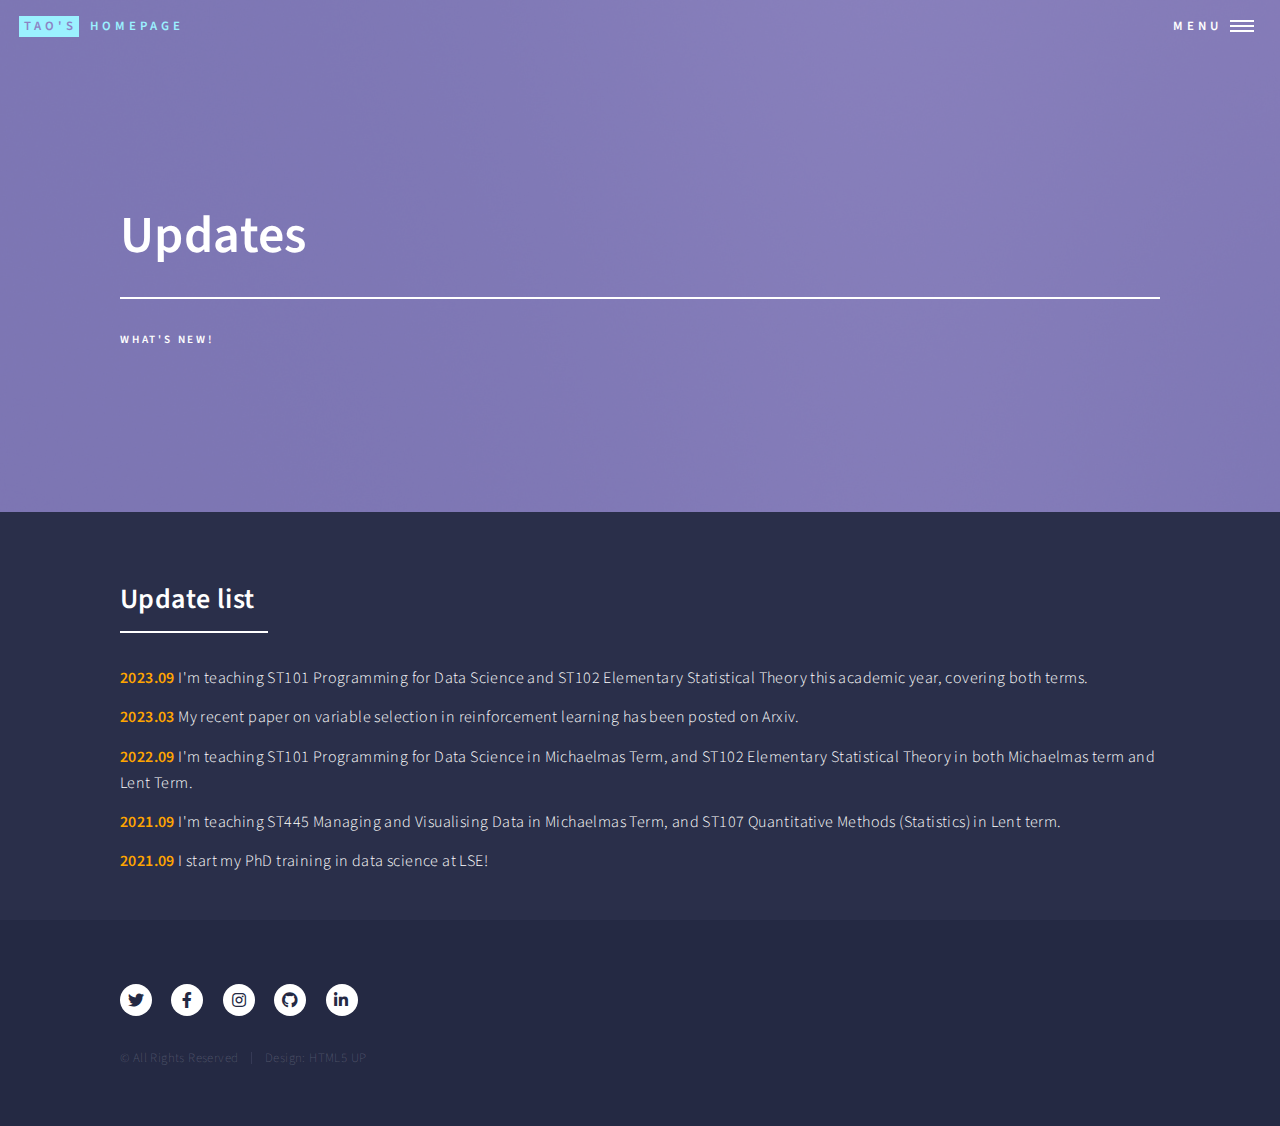
<file: updates.html>
<!DOCTYPE HTML>
<!--
	Forty by HTML5 UP
	html5up.net | @ajlkn
	Free for personal and commercial use under the CCA 3.0 license (html5up.net/license)
-->
<html>
	<head>
		<title>Tao Ma LSE | Updates</title>
		<meta charset="utf-8" />
		<meta name="viewport" content="width=device-width, initial-scale=1, user-scalable=no" />
		<link rel="stylesheet" href="assets/css/main.css" />
		<noscript><link rel="stylesheet" href="assets/css/noscript.css" /></noscript>
	</head>
	<body class="is-preload">

		<!-- Wrapper -->
			<div id="wrapper">

				<!-- Header -->
				<!-- Note: The "styleN" class below should match that of the banner element. -->
					<header id="header" class="alt style2">
						<a href="index.html" class="logo"><strong>Tao's</strong> <span>Homepage</span></a>
						<nav>
							<a href="#menu">Menu</a>
						</nav>
					</header>

				<!-- Menu -->
					<nav id="menu">
						<ul class="links">
							<li><a href="index.html">Home</a></li>
							<li><a href="about.html">About</a></li>
							<li><a href="updates.html">Updates</a></li>
							<li><a href="research.html">Research</a></li>
							<li><a href="teaching.html">Teaching</a></li>
							<li><a href="fun.html">Fun</a></li>
							<li><a href="blog.html">Blog</a></li>
						</ul>
						<ul class="actions stacked">
							<li><a href="#" class="button primary fit">Get Started</a></li>
							<!-- <li><a href="#" class="button fit">Log In</a></li> -->
						</ul>
					</nav>

				<!-- Banner -->
				<!-- Note: The "styleN" class below should match that of the header element. -->
					<section id="banner" class="style2">
						<div class="inner">
							<span class="image">
								<img src="images/pic07.jpg" alt="" />
							</span>
							<header class="major">
								<h1>Updates</h1>
							</header>
							<div class="content">
								<p>What's new!</p>
							</div>
						</div>
					</section>

				<!-- Main -->
					<div id="main">

						<!-- One -->
							<section id="one">
								<div class="inner">
									<header class="major">
										<h2>Update list</h2>
									</header>
									<p><strong style="color:Orange;">2023.09</strong>  I'm teaching <a href="https://www.lse.ac.uk/resources/calendar2023-2024/courseGuides/ST/2023_ST101A.htm">ST101 Programming for Data Science</a>
										and <a href="https://www.lse.ac.uk/resources/calendar2023-2024/courseGuides/ST/2023_ST102.htm">ST102 Elementary Statistical Theory</a> this academic year, covering both terms.</p>
									<p><strong style="color:Orange;">2023.03</strong>  My <a href="https://arxiv.org/abs/2303.14281">recent paper</a> on variable selection in reinforcement learning has been posted on Arxiv.</p>
									<p><strong style="color:Orange;">2022.09</strong>  I'm teaching <a href="https://www.lse.ac.uk/resources/calendar2022-2023/courseGuides/ST/2022_ST101.htm">ST101 Programming for Data Science</a> in Michaelmas Term,
										and <a href="https://www.lse.ac.uk/resources/calendar2022-2023/courseGuides/ST/2022_ST102.htm">ST102 Elementary Statistical Theory</a> in both Michaelmas term and Lent Term.</p>
									<p><strong style="color:Orange;">2021.09</strong>  I'm teaching <a href="https://www.lse.ac.uk/resources/calendar2021-2022/courseGuides/ST/2021_ST445.htm">ST445 Managing and Visualising Data</a> in Michaelmas Term,
										and <a href="https://www.lse.ac.uk/resources/calendar2021-2022/courseGuides/ST/2021_ST107.htm">ST107 Quantitative Methods (Statistics)</a> in Lent term.</p>
									<p><strong style="color:Orange;">2021.09</strong>  I start my PhD training in data science at LSE!</p>
								</div>
							</section>

					</div>

				<!-- Contact --> <!--
					<section id="contact">
						<div class="inner">
							<section>
								<form method="post" action="#">
									<div class="fields">
										<div class="field half">
											<label for="name">Name</label>
											<input type="text" name="name" id="name" />
										</div>
										<div class="field half">
											<label for="email">Email</label>
											<input type="text" name="email" id="email" />
										</div>
										<div class="field">
											<label for="message">Message</label>
											<textarea name="message" id="message" rows="6"></textarea>
										</div>
									</div>
									<ul class="actions">
										<li><input type="submit" value="Send Message" class="primary" /></li>
										<li><input type="reset" value="Clear" /></li>
									</ul>
								</form>
							</section>
							<section class="split">
								<section>
									<div class="contact-method">
										<span class="icon solid alt fa-envelope"></span>
										<h3>Email</h3>
										<a href="#">information@untitled.tld</a>
									</div>
								</section>
								<section>
									<div class="contact-method">
										<span class="icon solid alt fa-phone"></span>
										<h3>Phone</h3>
										<span>(000) 000-0000 x12387</span>
									</div>
								</section>
								<section>
									<div class="contact-method">
										<span class="icon solid alt fa-home"></span>
										<h3>Address</h3>
										<span>1234 Somewhere Road #5432<br />
										Nashville, TN 00000<br />
										United States of America</span>
									</div>
								</section>
							</section>
						</div>
					</section> -->

				<!-- Footer -->
					<footer id="footer">
						<div class="inner">
							<ul class="icons">
								<li><a href="#" class="icon brands alt fa-twitter"><span class="label">Twitter</span></a></li>
								<li><a href="#" class="icon brands alt fa-facebook-f"><span class="label">Facebook</span></a></li>
								<li><a href="#" class="icon brands alt fa-instagram"><span class="label">Instagram</span></a></li>
								<li><a href="https://github.com/xiaobaobaochifan" class="icon brands alt fa-github"><span class="label">GitHub</span></a></li>
								<li><a href="https://www.linkedin.com/in/tao-ma-93642013a/" class="icon brands alt fa-linkedin-in"><span class="label">LinkedIn</span></a></li>
							</ul>
							<ul class="copyright">
								<li>&copy; All Rights Reserved</li><li>Design: <a href="https://html5up.net">HTML5 UP</a></li>
							</ul>
						</div>
					</footer>

			</div>

		<!-- Scripts -->
			<script src="assets/js/jquery.min.js"></script>
			<script src="assets/js/jquery.scrolly.min.js"></script>
			<script src="assets/js/jquery.scrollex.min.js"></script>
			<script src="assets/js/browser.min.js"></script>
			<script src="assets/js/breakpoints.min.js"></script>
			<script src="assets/js/util.js"></script>
			<script src="assets/js/main.js"></script>

	</body>
</html>
</file>
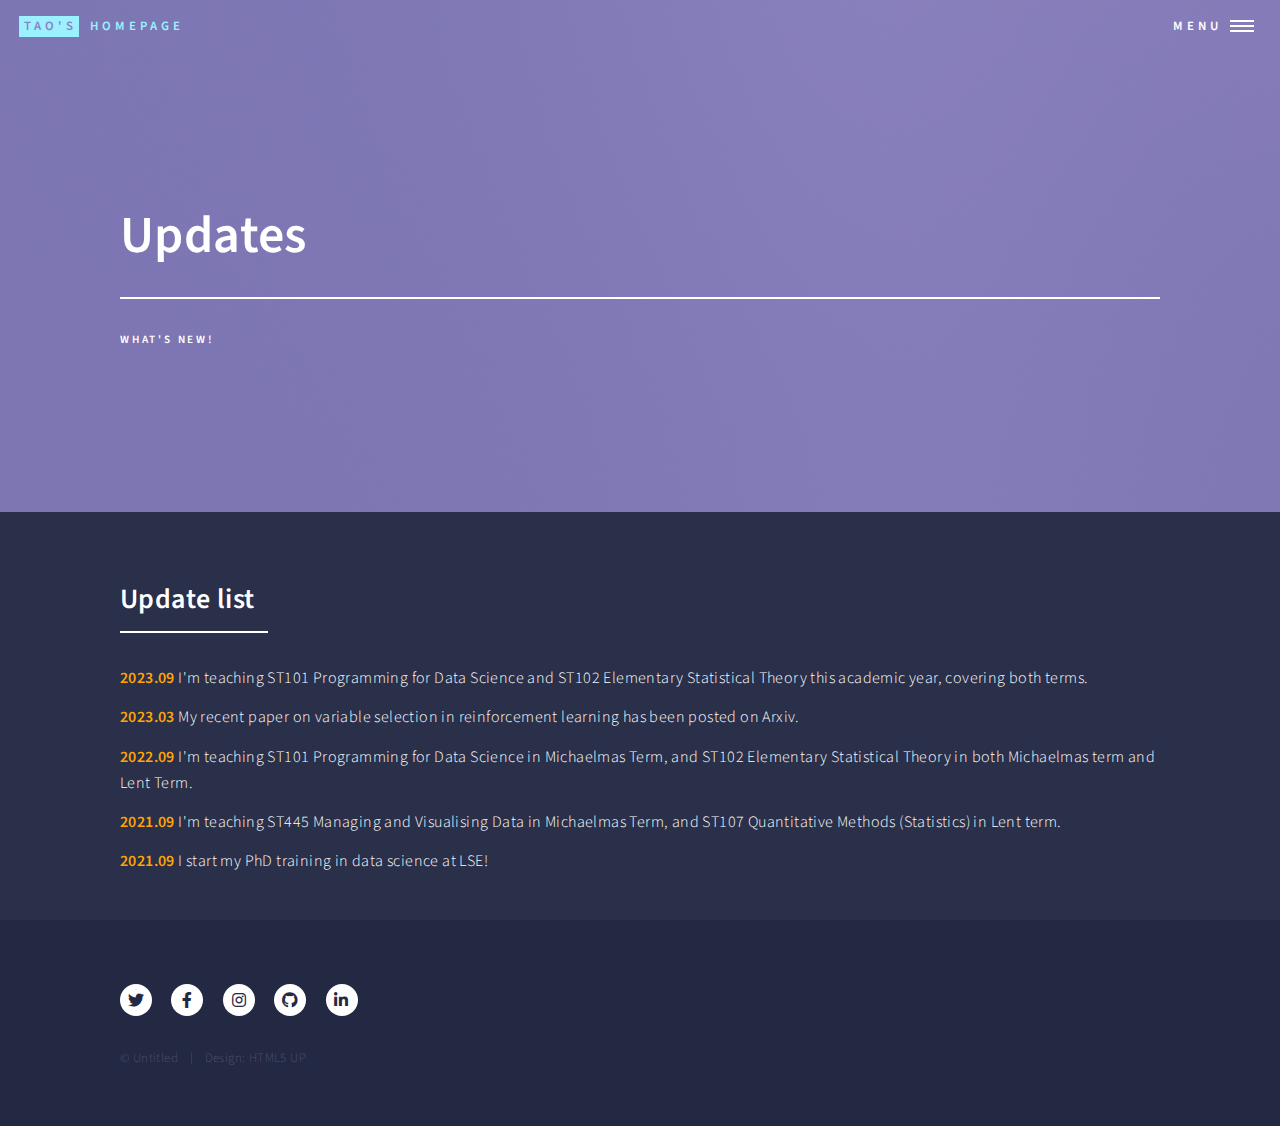
<file: courses/st102_2022_2023.html>
<!DOCTYPE HTML>
<!--
	Forty by HTML5 UP
	html5up.net | @ajlkn
	Free for personal and commercial use under the CCA 3.0 license (html5up.net/license)
-->
<html>
	<head>
		<title>Updates</title>
		<meta charset="utf-8" />
		<meta name="viewport" content="width=device-width, initial-scale=1, user-scalable=no" />
		<link rel="stylesheet" href="../assets/css/main.css" />
		<noscript><link rel="stylesheet" href="../assets/css/noscript.css" /></noscript>
	</head>
	<body class="is-preload">

		<!-- Wrapper -->
			<div id="wrapper">

				<!-- Header -->
				<!-- Note: The "styleN" class below should match that of the banner element. -->
					<header id="header" class="alt style2">
						<a href="../index.html" class="logo"><strong>Tao's</strong> <span>Homepage</span></a>
						<nav>
							<a href="#menu">Menu</a>
						</nav>
					</header>

				<!-- Menu -->
					<nav id="menu">
						<ul class="links">
							<li><a href="../index.html">Home</a></li>
							<li><a href="../about.html">About</a></li>
							<li><a href="../updates.html">Updates</a></li>
							<li><a href="../research.html">Research</a></li>
							<li><a href="../teaching.html">Teaching</a></li>
							<li><a href="../fun.html">Fun</a></li>
							<li><a href="../blog.html">Blog</a></li>
						</ul>
						<ul class="actions stacked">
							<li><a href="#" class="button primary fit">Get Started</a></li>
							<!-- <li><a href="#" class="button fit">Log In</a></li> -->
						</ul>
					</nav>

				<!-- Banner -->
				<!-- Note: The "styleN" class below should match that of the header element. -->
					<section id="banner" class="style2">
						<div class="inner">
							<span class="image">
								<img src="../images/pic07.jpg" alt="" />
							</span>
							<header class="major">
								<h1>Updates</h1>
							</header>
							<div class="content">
								<p>What's new!</p>
							</div>
						</div>
					</section>

				<!-- Main -->
					<div id="main">

						<!-- One -->
							<section id="one">
								<div class="inner">
									<header class="major">
										<h2>Update list</h2>
									</header>
									<p><strong style="color:Orange;">2023.09</strong>  I'm teaching <a href="https://www.lse.ac.uk/resources/calendar2023-2024/courseGuides/ST/2023_ST101A.htm">ST101 Programming for Data Science</a>
										and <a href="https://www.lse.ac.uk/resources/calendar2023-2024/courseGuides/ST/2023_ST102.htm">ST102 Elementary Statistical Theory</a> this academic year, covering both terms.</p>
									<p><strong style="color:Orange;">2023.03</strong>  My <a href="https://arxiv.org/abs/2303.14281">recent paper</a> on variable selection in reinforcement learning has been posted on Arxiv.</p>
									<p><strong style="color:Orange;">2022.09</strong>  I'm teaching <a href="https://www.lse.ac.uk/resources/calendar2022-2023/courseGuides/ST/2022_ST101.htm">ST101 Programming for Data Science</a> in Michaelmas Term,
										and <a href="https://www.lse.ac.uk/resources/calendar2022-2023/courseGuides/ST/2022_ST102.htm">ST102 Elementary Statistical Theory</a> in both Michaelmas term and Lent Term.</p>
									<p><strong style="color:Orange;">2021.09</strong>  I'm teaching <a href="https://www.lse.ac.uk/resources/calendar2021-2022/courseGuides/ST/2021_ST445.htm">ST445 Managing and Visualising Data</a> in Michaelmas Term,
										and <a href="https://www.lse.ac.uk/resources/calendar2021-2022/courseGuides/ST/2021_ST107.htm">ST107 Quantitative Methods (Statistics)</a> in Lent term.</p>
									<p><strong style="color:Orange;">2021.09</strong>  I start my PhD training in data science at LSE!</p>
								</div>
							</section>

					</div>

				<!-- Contact --> <!--
					<section id="contact">
						<div class="inner">
							<section>
								<form method="post" action="#">
									<div class="fields">
										<div class="field half">
											<label for="name">Name</label>
											<input type="text" name="name" id="name" />
										</div>
										<div class="field half">
											<label for="email">Email</label>
											<input type="text" name="email" id="email" />
										</div>
										<div class="field">
											<label for="message">Message</label>
											<textarea name="message" id="message" rows="6"></textarea>
										</div>
									</div>
									<ul class="actions">
										<li><input type="submit" value="Send Message" class="primary" /></li>
										<li><input type="reset" value="Clear" /></li>
									</ul>
								</form>
							</section>
							<section class="split">
								<section>
									<div class="contact-method">
										<span class="icon solid alt fa-envelope"></span>
										<h3>Email</h3>
										<a href="#">information@untitled.tld</a>
									</div>
								</section>
								<section>
									<div class="contact-method">
										<span class="icon solid alt fa-phone"></span>
										<h3>Phone</h3>
										<span>(000) 000-0000 x12387</span>
									</div>
								</section>
								<section>
									<div class="contact-method">
										<span class="icon solid alt fa-home"></span>
										<h3>Address</h3>
										<span>1234 Somewhere Road #5432<br />
										Nashville, TN 00000<br />
										United States of America</span>
									</div>
								</section>
							</section>
						</div>
					</section> -->

				<!-- Footer -->
					<footer id="footer">
						<div class="inner">
							<ul class="icons">
								<li><a href="#" class="icon brands alt fa-twitter"><span class="label">Twitter</span></a></li>
								<li><a href="#" class="icon brands alt fa-facebook-f"><span class="label">Facebook</span></a></li>
								<li><a href="#" class="icon brands alt fa-instagram"><span class="label">Instagram</span></a></li>
								<li><a href="#" class="icon brands alt fa-github"><span class="label">GitHub</span></a></li>
								<li><a href="#" class="icon brands alt fa-linkedin-in"><span class="label">LinkedIn</span></a></li>
							</ul>
							<ul class="copyright">
								<li>&copy; Untitled</li><li>Design: <a href="https://html5up.net">HTML5 UP</a></li>
							</ul>
						</div>
					</footer>

			</div>

		<!-- Scripts -->
			<script src="../assets/js/jquery.min.js"></script>
			<script src="../assets/js/jquery.scrolly.min.js"></script>
			<script src="../assets/js/jquery.scrollex.min.js"></script>
			<script src="../assets/js/browser.min.js"></script>
			<script src="../assets/js/breakpoints.min.js"></script>
			<script src="../assets/js/util.js"></script>
			<script src="../assets/js/main.js"></script>

	</body>
</html>
</file>
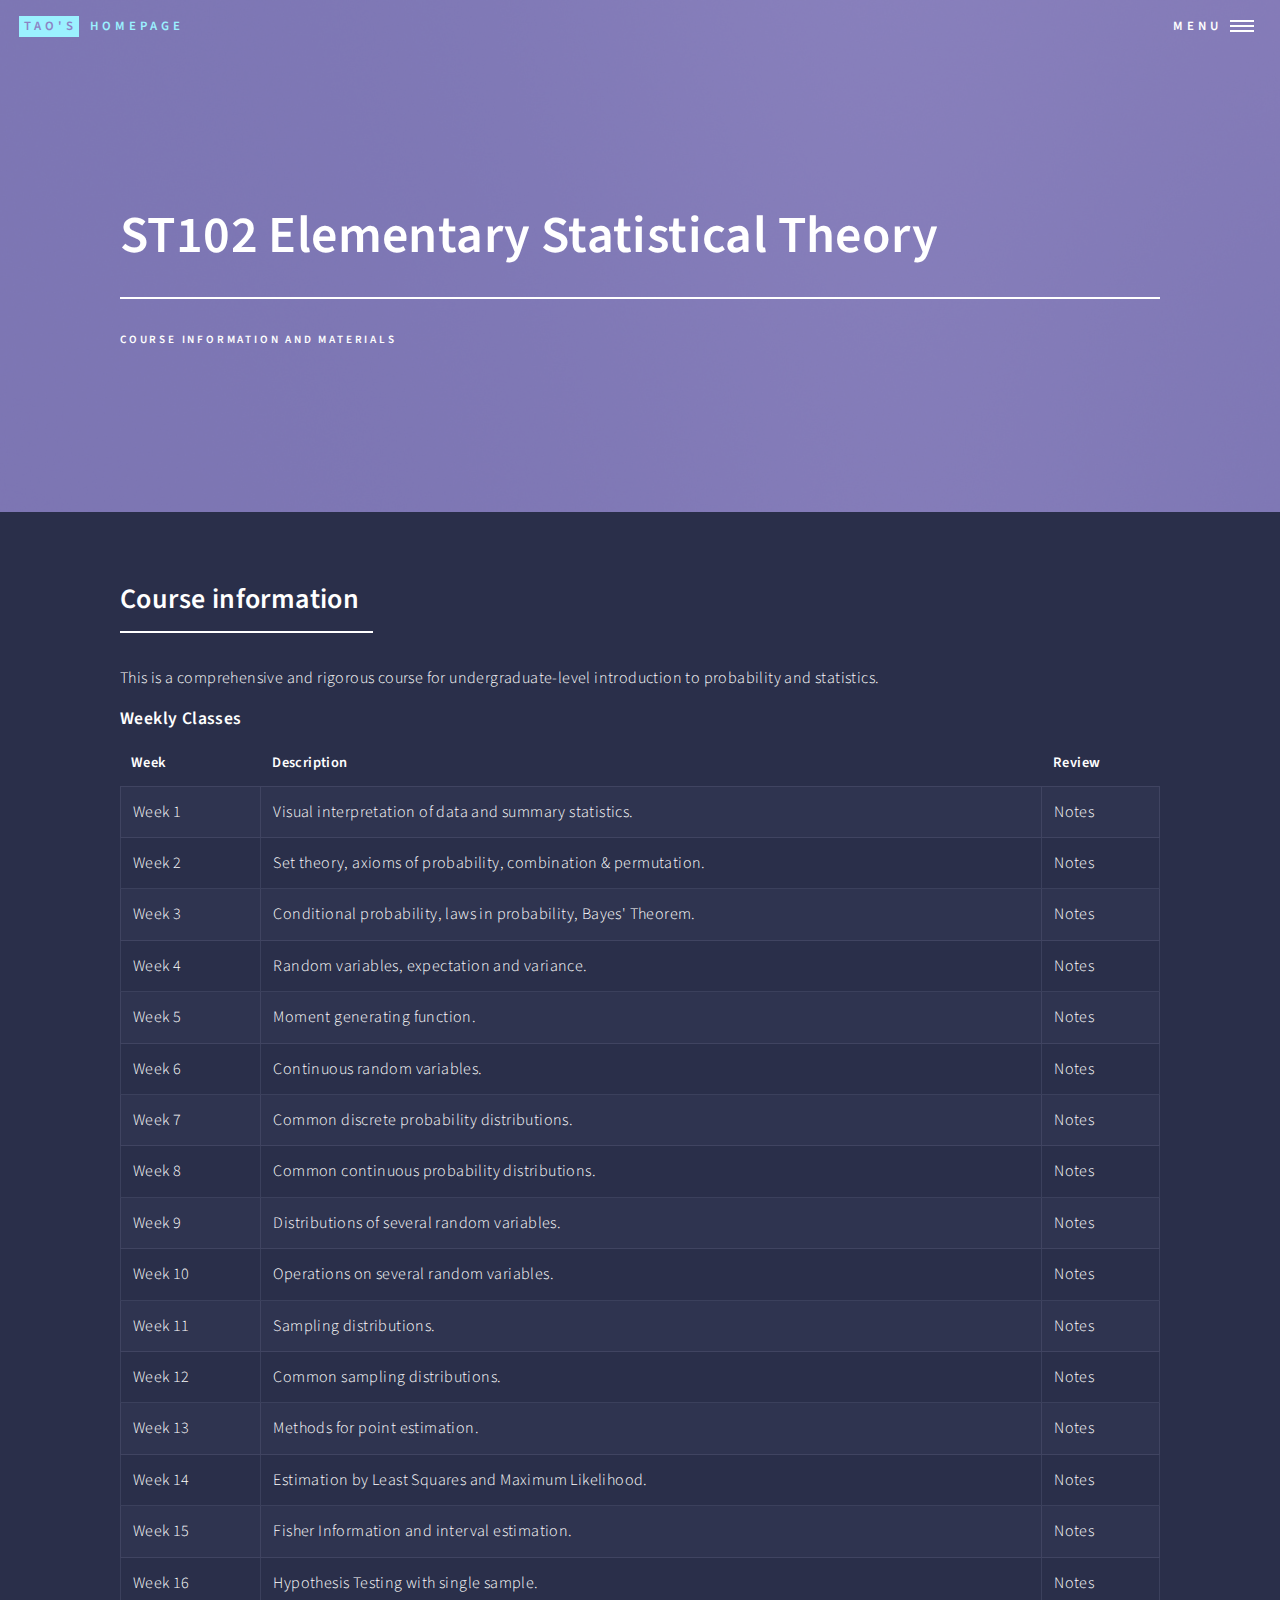
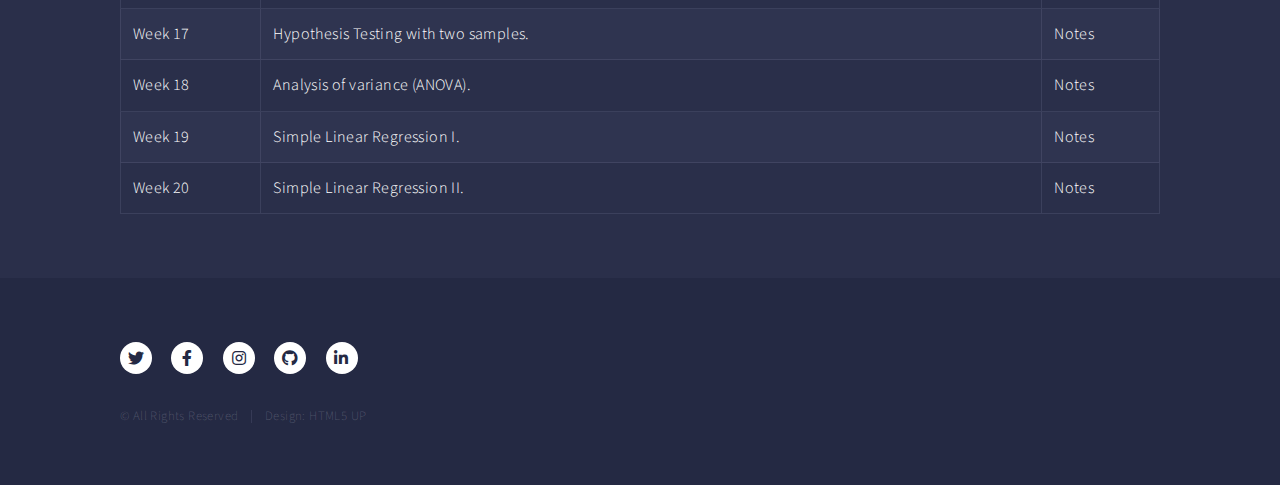
<file: courses/st102_2023_2024.html>
<!DOCTYPE HTML>
<!--
	Forty by HTML5 UP
	html5up.net | @ajlkn
	Free for personal and commercial use under the CCA 3.0 license (html5up.net/license)
-->
<html>
	<head>
		<title>Tao Ma LSE | ST102</title>
		<meta charset="utf-8" />
		<meta name="viewport" content="width=device-width, initial-scale=1, user-scalable=no" />
		<link rel="stylesheet" href="../assets/css/main.css" />
		<noscript><link rel="stylesheet" href="../assets/css/noscript.css" /></noscript>
	</head>
	<body class="is-preload">

		<!-- Wrapper -->
			<div id="wrapper">

				<!-- Header -->
				<!-- Note: The "styleN" class below should match that of the banner element. -->
					<header id="header" class="alt style2">
						<a href="../index.html" class="logo"><strong>Tao's</strong> <span>Homepage</span></a>
						<nav>
							<a href="#menu">Menu</a>
						</nav>
					</header>

				<!-- Menu -->
					<nav id="menu">
						<ul class="links">
							<li><a href="../index.html">Home</a></li>
							<li><a href="../about.html">About</a></li>
							<li><a href="../updates.html">Updates</a></li>
							<li><a href="../research.html">Research</a></li>
							<li><a href="../teaching.html">Teaching</a></li>
							<li><a href="../fun.html">Fun</a></li>
							<li><a href="../blog.html">Blog</a></li>
						</ul>
						<ul class="actions stacked">
							<li><a href="#" class="button primary fit">Get Started</a></li>
							<!-- <li><a href="#" class="button fit">Log In</a></li> -->
						</ul>
					</nav>

				<!-- Banner -->
				<!-- Note: The "styleN" class below should match that of the header element. -->
					<section id="banner" class="style2">
						<div class="inner">
							<span class="image">
								<img src="../images/pic07.jpg" alt="" />
							</span>
							<header class="major">
								<h1>ST102 Elementary Statistical Theory</h1>
							</header>
							<div class="content">
								<p>Course information and materials</p>
							</div>
						</div>
					</section>

				<!-- Main -->
					<div id="main">

						<!-- One -->
							<section id="one">

								<div class="inner">
									<header class="major">
										<h2>Course information</h2>
									</header>
									<p> This is a comprehensive and rigorous course for undergraduate-level introduction to probability and statistics.</p>

								<h4>Weekly Classes</h4>
									<div class="table-wrapper">
										<table class="alt">
											<thead>
												<tr>
													<th>Week</th>
													<th>Description</th>
													<th>Review</th>
												</tr>
											</thead>
											<tbody>
												<tr>
													<td>Week 1</td>
													<td>Visual interpretation of data and summary statistics.</td>
													<td><a href="st102_week_2.pdf">Notes</a></td>
												</tr>
												<tr>
													<td>Week 2</td>
													<td>Set theory, axioms of probability, combination & permutation.</td>
													<td><a href="st102_week_3.pdf">Notes</a></td>
												</tr>
												<tr>
													<td>Week 3</td>
													<td> Conditional probability, laws in probability, Bayes' Theorem.</td>
													<td><a href="st102_week_4.pdf">Notes</a></td>
												</tr>
												<tr>
													<td>Week 4</td>
													<td>Random variables, expectation and variance.</td>
													<td><a href="st102_week_5.pdf">Notes</a></td>
												</tr>
												<tr>
													<td>Week 5</td>
													<td>Moment generating function.</td>
													<td><a href="st102_week_6.pdf">Notes</a></td>
												</tr>
												<tr>
													<td>Week 6</td>
													<td>Continuous random variables.</td>
													<td><a href="st102_week_7.pdf">Notes</a></td>
												</tr>
												<tr>
													<td>Week 7</td>
													<td>Common discrete probability distributions.</td>
													<td><a href="st102_week_8.pdf">Notes</a></td>
												</tr>
												<tr>
													<td>Week 8</td>
													<td>Common continuous probability distributions.</td>
													<td><a href="st102_week_9.pdf">Notes</a></td>
												</tr>
												<tr>
													<td>Week 9</td>
													<td>Distributions of several random variables.</td>
													<td><a href="st102_week_10.pdf">Notes</a></td>
												</tr>
												<tr>
													<td>Week 10</td>
													<td>Operations on several random variables.</td>
													<td><a href="st102_week_11.pdf">Notes</a></td>
												</tr>
												<tr>
													<td>Week 11</td>
													<td>Sampling distributions.</td>
													<td><a href="st102_week_12.pdf">Notes</a></td>
												</tr>
												<tr>
													<td>Week 12</td>
													<td>Common sampling distributions.</td>
													<td><a href="st102_week_13.pdf">Notes</a></td>
												</tr>
												<tr>
													<td>Week 13</td>
													<td>Methods for point estimation.</td>
													<td><a href="st102_week_14.pdf">Notes</a></td>
												</tr>
												<tr>
													<td>Week 14</td>
													<td>Estimation by Least Squares and Maximum Likelihood.</td>
													<td><a href="st102_week_15.pdf">Notes</a></td>
												</tr>
												<tr>
													<td>Week 15</td>
													<td>Fisher Information and interval estimation.</td>
													<td><a href="st102_week_16.pdf">Notes</a></td>
												</tr>
												<tr>
													<td>Week 16</td>
													<td>Hypothesis Testing with single sample.</td>
													<td><a href="st102_week_17.pdf">Notes</a></td>
												</tr>
												<tr>
													<td>Week 17</td>
													<td>Hypothesis Testing with two samples.</td>
													<td><a href="st102_week_18.pdf">Notes</a></td>
												</tr>
												<tr>
													<td>Week 18</td>
													<td>Analysis of variance (ANOVA).</td>
													<td><a href="st102_week_19.pdf">Notes</a></td>
												</tr>
												<tr>
													<td>Week 19</td>
													<td>Simple Linear Regression I.</td>
													<td><a href="st102_week_20.pdf">Notes</a></td>
												</tr>
												<tr>
													<td>Week 20</td>
													<td>Simple Linear Regression II.</td>
													<td><a href="st102_week_21.pdf">Notes</a></td>
												</tr>
											</tbody>
											<!--
											<tfoot>
												<tr>
													<td colspan="2"></td>
													<td>100.00</td>
												</tr>
											</tfoot>
											-->
										</table>
									</div>

									
								</div>
								
							</section>

					</div>

				<!-- Contact --> <!--
					<section id="contact">
						<div class="inner">
							<section>
								<form method="post" action="#">
									<div class="fields">
										<div class="field half">
											<label for="name">Name</label>
											<input type="text" name="name" id="name" />
										</div>
										<div class="field half">
											<label for="email">Email</label>
											<input type="text" name="email" id="email" />
										</div>
										<div class="field">
											<label for="message">Message</label>
											<textarea name="message" id="message" rows="6"></textarea>
										</div>
									</div>
									<ul class="actions">
										<li><input type="submit" value="Send Message" class="primary" /></li>
										<li><input type="reset" value="Clear" /></li>
									</ul>
								</form>
							</section>
							<section class="split">
								<section>
									<div class="contact-method">
										<span class="icon solid alt fa-envelope"></span>
										<h3>Email</h3>
										<a href="#">information@untitled.tld</a>
									</div>
								</section>
								<section>
									<div class="contact-method">
										<span class="icon solid alt fa-phone"></span>
										<h3>Phone</h3>
										<span>(000) 000-0000 x12387</span>
									</div>
								</section>
								<section>
									<div class="contact-method">
										<span class="icon solid alt fa-home"></span>
										<h3>Address</h3>
										<span>1234 Somewhere Road #5432<br />
										Nashville, TN 00000<br />
										United States of America</span>
									</div>
								</section>
							</section>
						</div>
					</section> -->

				<!-- Footer -->
					<footer id="footer">
						<div class="inner">
							<ul class="icons">
								<li><a href="#" class="icon brands alt fa-twitter"><span class="label">Twitter</span></a></li>
								<li><a href="#" class="icon brands alt fa-facebook-f"><span class="label">Facebook</span></a></li>
								<li><a href="#" class="icon brands alt fa-instagram"><span class="label">Instagram</span></a></li>
								<li><a href="https://github.com/xiaobaobaochifan" class="icon brands alt fa-github"><span class="label">GitHub</span></a></li>
								<li><a href="https://www.linkedin.com/in/tao-ma-93642013a/" class="icon brands alt fa-linkedin-in"><span class="label">LinkedIn</span></a></li>
							</ul>
							<ul class="copyright">
								<li>&copy; All Rights Reserved</li><li>Design: <a href="https://html5up.net">HTML5 UP</a></li>
							</ul>
						</div>
					</footer>

			</div>

		<!-- Scripts -->
			<script src="../assets/js/jquery.min.js"></script>
			<script src="../assets/js/jquery.scrolly.min.js"></script>
			<script src="../assets/js/jquery.scrollex.min.js"></script>
			<script src="../assets/js/browser.min.js"></script>
			<script src="../assets/js/breakpoints.min.js"></script>
			<script src="../assets/js/util.js"></script>
			<script src="../assets/js/main.js"></script>

	</body>
</html>
</file>
<file: assets/css/noscript.css>
/*
	Forty by HTML5 UP
	html5up.net | @ajlkn
	Free for personal and commercial use under the CCA 3.0 license (html5up.net/license)
*/

/* Banner */

	body.is-preload #banner:after {
		opacity: 0.85;
	}

	body.is-preload #banner > .inner {
		-moz-filter: none;
		-webkit-filter: none;
		-ms-filter: none;
		filter: none;
		-moz-transform: none;
		-webkit-transform: none;
		-ms-transform: none;
		transform: none;
		opacity: 1;
	}
</file>
<file: assets/css/main.css>
@import url(fontawesome-all.min.css);
@import url("https://fonts.googleapis.com/css?family=Source+Sans+Pro:300,300italic,600,600italic");

/*
	Forty by HTML5 UP
	html5up.net | @ajlkn
	Free for personal and commercial use under the CCA 3.0 license (html5up.net/license)
*/

html, body, div, span, applet, object,
iframe, h1, h2, h3, h4, h5, h6, p, blockquote,
pre, a, abbr, acronym, address, big, cite,
code, del, dfn, em, img, ins, kbd, q, s, samp,
small, strike, strong, sub, sup, tt, var, b,
u, i, center, dl, dt, dd, ol, ul, li, fieldset,
form, label, legend, table, caption, tbody,
tfoot, thead, tr, th, td, article, aside,
canvas, details, embed, figure, figcaption,
footer, header, hgroup, menu, nav, output, ruby,
section, summary, time, mark, audio, video {
	margin: 0;
	padding: 0;
	border: 0;
	font-size: 100%;
	font: inherit;
	vertical-align: baseline;}

article, aside, details, figcaption, figure,
footer, header, hgroup, menu, nav, section {
	display: block;}

body {
	line-height: 1;
}

ol, ul {
	list-style: none;
}

blockquote, q {
	quotes: none;
}

	blockquote:before, blockquote:after, q:before, q:after {
		content: '';
		content: none;
	}

table {
	border-collapse: collapse;
	border-spacing: 0;
}

body {
	-webkit-text-size-adjust: none;
}

mark {
	background-color: transparent;
	color: inherit;
}

input::-moz-focus-inner {
	border: 0;
	padding: 0;
}

input, select, textarea {
	-moz-appearance: none;
	-webkit-appearance: none;
	-ms-appearance: none;
	appearance: none;
}

/* Basic */

	@-ms-viewport {
		width: device-width;
	}

	body {
		-ms-overflow-style: scrollbar;
	}

	@media screen and (max-width: 480px) {

		html, body {
			min-width: 320px;
		}

	}

	html {
		box-sizing: border-box;
	}

	*, *:before, *:after {
		box-sizing: inherit;
	}

	body {
		background: #242943;
	}

		body.is-preload *, body.is-preload *:before, body.is-preload *:after {
			-moz-animation: none !important;
			-webkit-animation: none !important;
			-ms-animation: none !important;
			animation: none !important;
			-moz-transition: none !important;
			-webkit-transition: none !important;
			-ms-transition: none !important;
			transition: none !important;
		}

/* Type */

	body, input, select, textarea {
		color: #ffffff;
		font-family: "Source Sans Pro", Helvetica, sans-serif;
		font-size: 17pt;
		font-weight: 300;
		letter-spacing: 0.025em;
		line-height: 1.65;
	}

		@media screen and (max-width: 1680px) {

			body, input, select, textarea {
				font-size: 14pt;
			}

		}

		@media screen and (max-width: 1280px) {

			body, input, select, textarea {
				font-size: 12pt;
			}

		}

		@media screen and (max-width: 360px) {

			body, input, select, textarea {
				font-size: 11pt;
			}

		}

	a {
		-moz-transition: color 0.2s ease-in-out, border-bottom-color 0.2s ease-in-out;
		-webkit-transition: color 0.2s ease-in-out, border-bottom-color 0.2s ease-in-out;
		-ms-transition: color 0.2s ease-in-out, border-bottom-color 0.2s ease-in-out;
		transition: color 0.2s ease-in-out, border-bottom-color 0.2s ease-in-out;
		border-bottom: dotted 0px;
		color: inherit;
		text-decoration: none;
	}

		a:hover {
			border-bottom-color: transparent;
			color: #9bf1ff !important;
			font-weight: 600;
		}

		a:active {
			color: #53e3fb !important;
		}

	strong, b {
		color: #ffffff;
		font-weight: 600;
	}

	em, i {
		font-style: italic;
	}

	p {
		margin: 0 0 0.8em 0;
	}

	h1, h2, h3, h4, h5, h6 {
		color: #ffffff;
		font-weight: 600;
		line-height: 1.65;
		margin: 0 0 1em 0;
	}

		h1 a, h2 a, h3 a, h4 a, h5 a, h6 a {
			color: inherit;
			border-bottom: 0;
		}

	h1 {
		font-size: 2.5em;
	}

	h2 {
		font-size: 1.75em;
	}

	h3 {
		font-size: 1.35em;
	}

	h4 {
		font-size: 1.1em;
	}

	h5 {
		font-size: 0.9em;
	}

	h6 {
		font-size: 0.7em;
	}

	@media screen and (max-width: 736px) {

		h1 {
			font-size: 2em;
		}

		h2 {
			font-size: 1.5em;
		}

		h3 {
			font-size: 1.25em;
		}

	}

	sub {
		font-size: 0.8em;
		position: relative;
		top: 0.5em;
	}

	sup {
		font-size: 0.8em;
		position: relative;
		top: -0.5em;
	}

	blockquote {
		border-left: solid 4px rgba(212, 212, 255, 0.1);
		font-style: italic;
		margin: 0 0 2em 0;
		padding: 0.5em 0 0.5em 2em;
	}

	code {
		background: rgba(212, 212, 255, 0.035);
		font-family: "Courier New", monospace;
		font-size: 0.9em;
		margin: 0 0.25em;
		padding: 0.25em 0.65em;
	}

	pre {
		-webkit-overflow-scrolling: touch;
		font-family: "Courier New", monospace;
		font-size: 0.9em;
		margin: 0 0 2em 0;
	}

		pre code {
			display: block;
			line-height: 1.75;
			padding: 1em 1.5em;
			overflow-x: auto;
		}

	hr {
		border: 0;
		border-bottom: solid 1px rgba(212, 212, 255, 0.1);
		margin: 2em 0;
	}

		hr.major {
			margin: 3em 0;
		}

	.align-left {
		text-align: left;
	}

	.align-center {
		text-align: center;
	}

	.align-right {
		text-align: right;
	}

/* Row */

	.row {
		display: flex;
		flex-wrap: wrap;
		box-sizing: border-box;
		align-items: stretch;
	}

		.row > * {
			box-sizing: border-box;
		}

		.row.gtr-uniform > * > :last-child {
			margin-bottom: 0;
		}

		.row.aln-left {
			justify-content: flex-start;
		}

		.row.aln-center {
			justify-content: center;
		}

		.row.aln-right {
			justify-content: flex-end;
		}

		.row.aln-top {
			align-items: flex-start;
		}

		.row.aln-middle {
			align-items: center;
		}

		.row.aln-bottom {
			align-items: flex-end;
		}

		.row > .imp {
			order: -1;
		}

		.row > .col-1 {
			width: 8.33333%;
		}

		.row > .off-1 {
			margin-left: 8.33333%;
		}

		.row > .col-2 {
			width: 16.66667%;
		}

		.row > .off-2 {
			margin-left: 16.66667%;
		}

		.row > .col-3 {
			width: 25%;
		}

		.row > .off-3 {
			margin-left: 25%;
		}

		.row > .col-4 {
			width: 33.33333%;
		}

		.row > .off-4 {
			margin-left: 33.33333%;
		}

		.row > .col-5 {
			width: 41.66667%;
		}

		.row > .off-5 {
			margin-left: 41.66667%;
		}

		.row > .col-6 {
			width: 50%;
		}

		.row > .off-6 {
			margin-left: 50%;
		}

		.row > .col-7 {
			width: 58.33333%;
		}

		.row > .off-7 {
			margin-left: 58.33333%;
		}

		.row > .col-8 {
			width: 66.66667%;
		}

		.row > .off-8 {
			margin-left: 66.66667%;
		}

		.row > .col-9 {
			width: 75%;
		}

		.row > .off-9 {
			margin-left: 75%;
		}

		.row > .col-10 {
			width: 83.33333%;
		}

		.row > .off-10 {
			margin-left: 83.33333%;
		}

		.row > .col-11 {
			width: 91.66667%;
		}

		.row > .off-11 {
			margin-left: 91.66667%;
		}

		.row > .col-12 {
			width: 100%;
		}

		.row > .off-12 {
			margin-left: 100%;
		}

		.row.gtr-0 {
			margin-top: 0;
			margin-left: 0em;
		}

			.row.gtr-0 > * {
				padding: 0 0 0 0em;
			}

			.row.gtr-0.gtr-uniform {
				margin-top: 0em;
			}

				.row.gtr-0.gtr-uniform > * {
					padding-top: 0em;
				}

		.row.gtr-25 {
			margin-top: 0;
			margin-left: -0.5em;
		}

			.row.gtr-25 > * {
				padding: 0 0 0 0.5em;
			}

			.row.gtr-25.gtr-uniform {
				margin-top: -0.5em;
			}

				.row.gtr-25.gtr-uniform > * {
					padding-top: 0.5em;
				}

		.row.gtr-50 {
			margin-top: 0;
			margin-left: -1em;
		}

			.row.gtr-50 > * {
				padding: 0 0 0 1em;
			}

			.row.gtr-50.gtr-uniform {
				margin-top: -1em;
			}

				.row.gtr-50.gtr-uniform > * {
					padding-top: 1em;
				}

		.row {
			margin-top: 0;
			margin-left: -2em;
		}

			.row > * {
				padding: 0 0 0 2em;
			}

			.row.gtr-uniform {
				margin-top: -2em;
			}

				.row.gtr-uniform > * {
					padding-top: 2em;
				}

		.row.gtr-150 {
			margin-top: 0;
			margin-left: -3em;
		}

			.row.gtr-150 > * {
				padding: 0 0 0 3em;
			}

			.row.gtr-150.gtr-uniform {
				margin-top: -3em;
			}

				.row.gtr-150.gtr-uniform > * {
					padding-top: 3em;
				}

		.row.gtr-200 {
			margin-top: 0;
			margin-left: -4em;
		}

			.row.gtr-200 > * {
				padding: 0 0 0 4em;
			}

			.row.gtr-200.gtr-uniform {
				margin-top: -4em;
			}

				.row.gtr-200.gtr-uniform > * {
					padding-top: 4em;
				}

		@media screen and (max-width: 1680px) {

			.row {
				display: flex;
				flex-wrap: wrap;
				box-sizing: border-box;
				align-items: stretch;
			}

				.row > * {
					box-sizing: border-box;
				}

				.row.gtr-uniform > * > :last-child {
					margin-bottom: 0;
				}

				.row.aln-left {
					justify-content: flex-start;
				}

				.row.aln-center {
					justify-content: center;
				}

				.row.aln-right {
					justify-content: flex-end;
				}

				.row.aln-top {
					align-items: flex-start;
				}

				.row.aln-middle {
					align-items: center;
				}

				.row.aln-bottom {
					align-items: flex-end;
				}

				.row > .imp-xlarge {
					order: -1;
				}

				.row > .col-1-xlarge {
					width: 8.33333%;
				}

				.row > .off-1-xlarge {
					margin-left: 8.33333%;
				}

				.row > .col-2-xlarge {
					width: 16.66667%;
				}

				.row > .off-2-xlarge {
					margin-left: 16.66667%;
				}

				.row > .col-3-xlarge {
					width: 25%;
				}

				.row > .off-3-xlarge {
					margin-left: 25%;
				}

				.row > .col-4-xlarge {
					width: 33.33333%;
				}

				.row > .off-4-xlarge {
					margin-left: 33.33333%;
				}

				.row > .col-5-xlarge {
					width: 41.66667%;
				}

				.row > .off-5-xlarge {
					margin-left: 41.66667%;
				}

				.row > .col-6-xlarge {
					width: 50%;
				}

				.row > .off-6-xlarge {
					margin-left: 50%;
				}

				.row > .col-7-xlarge {
					width: 58.33333%;
				}

				.row > .off-7-xlarge {
					margin-left: 58.33333%;
				}

				.row > .col-8-xlarge {
					width: 66.66667%;
				}

				.row > .off-8-xlarge {
					margin-left: 66.66667%;
				}

				.row > .col-9-xlarge {
					width: 75%;
				}

				.row > .off-9-xlarge {
					margin-left: 75%;
				}

				.row > .col-10-xlarge {
					width: 83.33333%;
				}

				.row > .off-10-xlarge {
					margin-left: 83.33333%;
				}

				.row > .col-11-xlarge {
					width: 91.66667%;
				}

				.row > .off-11-xlarge {
					margin-left: 91.66667%;
				}

				.row > .col-12-xlarge {
					width: 100%;
				}

				.row > .off-12-xlarge {
					margin-left: 100%;
				}

				.row.gtr-0 {
					margin-top: 0;
					margin-left: 0em;
				}

					.row.gtr-0 > * {
						padding: 0 0 0 0em;
					}

					.row.gtr-0.gtr-uniform {
						margin-top: 0em;
					}

						.row.gtr-0.gtr-uniform > * {
							padding-top: 0em;
						}

				.row.gtr-25 {
					margin-top: 0;
					margin-left: -0.5em;
				}

					.row.gtr-25 > * {
						padding: 0 0 0 0.5em;
					}

					.row.gtr-25.gtr-uniform {
						margin-top: -0.5em;
					}

						.row.gtr-25.gtr-uniform > * {
							padding-top: 0.5em;
						}

				.row.gtr-50 {
					margin-top: 0;
					margin-left: -1em;
				}

					.row.gtr-50 > * {
						padding: 0 0 0 1em;
					}

					.row.gtr-50.gtr-uniform {
						margin-top: -1em;
					}

						.row.gtr-50.gtr-uniform > * {
							padding-top: 1em;
						}

				.row {
					margin-top: 0;
					margin-left: -2em;
				}

					.row > * {
						padding: 0 0 0 2em;
					}

					.row.gtr-uniform {
						margin-top: -2em;
					}

						.row.gtr-uniform > * {
							padding-top: 2em;
						}

				.row.gtr-150 {
					margin-top: 0;
					margin-left: -3em;
				}

					.row.gtr-150 > * {
						padding: 0 0 0 3em;
					}

					.row.gtr-150.gtr-uniform {
						margin-top: -3em;
					}

						.row.gtr-150.gtr-uniform > * {
							padding-top: 3em;
						}

				.row.gtr-200 {
					margin-top: 0;
					margin-left: -4em;
				}

					.row.gtr-200 > * {
						padding: 0 0 0 4em;
					}

					.row.gtr-200.gtr-uniform {
						margin-top: -4em;
					}

						.row.gtr-200.gtr-uniform > * {
							padding-top: 4em;
						}

		}

		@media screen and (max-width: 1280px) {

			.row {
				display: flex;
				flex-wrap: wrap;
				box-sizing: border-box;
				align-items: stretch;
			}

				.row > * {
					box-sizing: border-box;
				}

				.row.gtr-uniform > * > :last-child {
					margin-bottom: 0;
				}

				.row.aln-left {
					justify-content: flex-start;
				}

				.row.aln-center {
					justify-content: center;
				}

				.row.aln-right {
					justify-content: flex-end;
				}

				.row.aln-top {
					align-items: flex-start;
				}

				.row.aln-middle {
					align-items: center;
				}

				.row.aln-bottom {
					align-items: flex-end;
				}

				.row > .imp-large {
					order: -1;
				}

				.row > .col-1-large {
					width: 8.33333%;
				}

				.row > .off-1-large {
					margin-left: 8.33333%;
				}

				.row > .col-2-large {
					width: 16.66667%;
				}

				.row > .off-2-large {
					margin-left: 16.66667%;
				}

				.row > .col-3-large {
					width: 25%;
				}

				.row > .off-3-large {
					margin-left: 25%;
				}

				.row > .col-4-large {
					width: 33.33333%;
				}

				.row > .off-4-large {
					margin-left: 33.33333%;
				}

				.row > .col-5-large {
					width: 41.66667%;
				}

				.row > .off-5-large {
					margin-left: 41.66667%;
				}

				.row > .col-6-large {
					width: 50%;
				}

				.row > .off-6-large {
					margin-left: 50%;
				}

				.row > .col-7-large {
					width: 58.33333%;
				}

				.row > .off-7-large {
					margin-left: 58.33333%;
				}

				.row > .col-8-large {
					width: 66.66667%;
				}

				.row > .off-8-large {
					margin-left: 66.66667%;
				}

				.row > .col-9-large {
					width: 75%;
				}

				.row > .off-9-large {
					margin-left: 75%;
				}

				.row > .col-10-large {
					width: 83.33333%;
				}

				.row > .off-10-large {
					margin-left: 83.33333%;
				}

				.row > .col-11-large {
					width: 91.66667%;
				}

				.row > .off-11-large {
					margin-left: 91.66667%;
				}

				.row > .col-12-large {
					width: 100%;
				}

				.row > .off-12-large {
					margin-left: 100%;
				}

				.row.gtr-0 {
					margin-top: 0;
					margin-left: 0em;
				}

					.row.gtr-0 > * {
						padding: 0 0 0 0em;
					}

					.row.gtr-0.gtr-uniform {
						margin-top: 0em;
					}

						.row.gtr-0.gtr-uniform > * {
							padding-top: 0em;
						}

				.row.gtr-25 {
					margin-top: 0;
					margin-left: -0.375em;
				}

					.row.gtr-25 > * {
						padding: 0 0 0 0.375em;
					}

					.row.gtr-25.gtr-uniform {
						margin-top: -0.375em;
					}

						.row.gtr-25.gtr-uniform > * {
							padding-top: 0.375em;
						}

				.row.gtr-50 {
					margin-top: 0;
					margin-left: -0.75em;
				}

					.row.gtr-50 > * {
						padding: 0 0 0 0.75em;
					}

					.row.gtr-50.gtr-uniform {
						margin-top: -0.75em;
					}

						.row.gtr-50.gtr-uniform > * {
							padding-top: 0.75em;
						}

				.row {
					margin-top: 0;
					margin-left: -1.5em;
				}

					.row > * {
						padding: 0 0 0 1.5em;
					}

					.row.gtr-uniform {
						margin-top: -1.5em;
					}

						.row.gtr-uniform > * {
							padding-top: 1.5em;
						}

				.row.gtr-150 {
					margin-top: 0;
					margin-left: -2.25em;
				}

					.row.gtr-150 > * {
						padding: 0 0 0 2.25em;
					}

					.row.gtr-150.gtr-uniform {
						margin-top: -2.25em;
					}

						.row.gtr-150.gtr-uniform > * {
							padding-top: 2.25em;
						}

				.row.gtr-200 {
					margin-top: 0;
					margin-left: -3em;
				}

					.row.gtr-200 > * {
						padding: 0 0 0 3em;
					}

					.row.gtr-200.gtr-uniform {
						margin-top: -3em;
					}

						.row.gtr-200.gtr-uniform > * {
							padding-top: 3em;
						}

		}

		@media screen and (max-width: 980px) {

			.row {
				display: flex;
				flex-wrap: wrap;
				box-sizing: border-box;
				align-items: stretch;
			}

				.row > * {
					box-sizing: border-box;
				}

				.row.gtr-uniform > * > :last-child {
					margin-bottom: 0;
				}

				.row.aln-left {
					justify-content: flex-start;
				}

				.row.aln-center {
					justify-content: center;
				}

				.row.aln-right {
					justify-content: flex-end;
				}

				.row.aln-top {
					align-items: flex-start;
				}

				.row.aln-middle {
					align-items: center;
				}

				.row.aln-bottom {
					align-items: flex-end;
				}

				.row > .imp-medium {
					order: -1;
				}

				.row > .col-1-medium {
					width: 8.33333%;
				}

				.row > .off-1-medium {
					margin-left: 8.33333%;
				}

				.row > .col-2-medium {
					width: 16.66667%;
				}

				.row > .off-2-medium {
					margin-left: 16.66667%;
				}

				.row > .col-3-medium {
					width: 25%;
				}

				.row > .off-3-medium {
					margin-left: 25%;
				}

				.row > .col-4-medium {
					width: 33.33333%;
				}

				.row > .off-4-medium {
					margin-left: 33.33333%;
				}

				.row > .col-5-medium {
					width: 41.66667%;
				}

				.row > .off-5-medium {
					margin-left: 41.66667%;
				}

				.row > .col-6-medium {
					width: 50%;
				}

				.row > .off-6-medium {
					margin-left: 50%;
				}

				.row > .col-7-medium {
					width: 58.33333%;
				}

				.row > .off-7-medium {
					margin-left: 58.33333%;
				}

				.row > .col-8-medium {
					width: 66.66667%;
				}

				.row > .off-8-medium {
					margin-left: 66.66667%;
				}

				.row > .col-9-medium {
					width: 75%;
				}

				.row > .off-9-medium {
					margin-left: 75%;
				}

				.row > .col-10-medium {
					width: 83.33333%;
				}

				.row > .off-10-medium {
					margin-left: 83.33333%;
				}

				.row > .col-11-medium {
					width: 91.66667%;
				}

				.row > .off-11-medium {
					margin-left: 91.66667%;
				}

				.row > .col-12-medium {
					width: 100%;
				}

				.row > .off-12-medium {
					margin-left: 100%;
				}

				.row.gtr-0 {
					margin-top: 0;
					margin-left: 0em;
				}

					.row.gtr-0 > * {
						padding: 0 0 0 0em;
					}

					.row.gtr-0.gtr-uniform {
						margin-top: 0em;
					}

						.row.gtr-0.gtr-uniform > * {
							padding-top: 0em;
						}

				.row.gtr-25 {
					margin-top: 0;
					margin-left: -0.375em;
				}

					.row.gtr-25 > * {
						padding: 0 0 0 0.375em;
					}

					.row.gtr-25.gtr-uniform {
						margin-top: -0.375em;
					}

						.row.gtr-25.gtr-uniform > * {
							padding-top: 0.375em;
						}

				.row.gtr-50 {
					margin-top: 0;
					margin-left: -0.75em;
				}

					.row.gtr-50 > * {
						padding: 0 0 0 0.75em;
					}

					.row.gtr-50.gtr-uniform {
						margin-top: -0.75em;
					}

						.row.gtr-50.gtr-uniform > * {
							padding-top: 0.75em;
						}

				.row {
					margin-top: 0;
					margin-left: -1.5em;
				}

					.row > * {
						padding: 0 0 0 1.5em;
					}

					.row.gtr-uniform {
						margin-top: -1.5em;
					}

						.row.gtr-uniform > * {
							padding-top: 1.5em;
						}

				.row.gtr-150 {
					margin-top: 0;
					margin-left: -2.25em;
				}

					.row.gtr-150 > * {
						padding: 0 0 0 2.25em;
					}

					.row.gtr-150.gtr-uniform {
						margin-top: -2.25em;
					}

						.row.gtr-150.gtr-uniform > * {
							padding-top: 2.25em;
						}

				.row.gtr-200 {
					margin-top: 0;
					margin-left: -3em;
				}

					.row.gtr-200 > * {
						padding: 0 0 0 3em;
					}

					.row.gtr-200.gtr-uniform {
						margin-top: -3em;
					}

						.row.gtr-200.gtr-uniform > * {
							padding-top: 3em;
						}

		}

		@media screen and (max-width: 736px) {

			.row {
				display: flex;
				flex-wrap: wrap;
				box-sizing: border-box;
				align-items: stretch;
			}

				.row > * {
					box-sizing: border-box;
				}

				.row.gtr-uniform > * > :last-child {
					margin-bottom: 0;
				}

				.row.aln-left {
					justify-content: flex-start;
				}

				.row.aln-center {
					justify-content: center;
				}

				.row.aln-right {
					justify-content: flex-end;
				}

				.row.aln-top {
					align-items: flex-start;
				}

				.row.aln-middle {
					align-items: center;
				}

				.row.aln-bottom {
					align-items: flex-end;
				}

				.row > .imp-small {
					order: -1;
				}

				.row > .col-1-small {
					width: 8.33333%;
				}

				.row > .off-1-small {
					margin-left: 8.33333%;
				}

				.row > .col-2-small {
					width: 16.66667%;
				}

				.row > .off-2-small {
					margin-left: 16.66667%;
				}

				.row > .col-3-small {
					width: 25%;
				}

				.row > .off-3-small {
					margin-left: 25%;
				}

				.row > .col-4-small {
					width: 33.33333%;
				}

				.row > .off-4-small {
					margin-left: 33.33333%;
				}

				.row > .col-5-small {
					width: 41.66667%;
				}

				.row > .off-5-small {
					margin-left: 41.66667%;
				}

				.row > .col-6-small {
					width: 50%;
				}

				.row > .off-6-small {
					margin-left: 50%;
				}

				.row > .col-7-small {
					width: 58.33333%;
				}

				.row > .off-7-small {
					margin-left: 58.33333%;
				}

				.row > .col-8-small {
					width: 66.66667%;
				}

				.row > .off-8-small {
					margin-left: 66.66667%;
				}

				.row > .col-9-small {
					width: 75%;
				}

				.row > .off-9-small {
					margin-left: 75%;
				}

				.row > .col-10-small {
					width: 83.33333%;
				}

				.row > .off-10-small {
					margin-left: 83.33333%;
				}

				.row > .col-11-small {
					width: 91.66667%;
				}

				.row > .off-11-small {
					margin-left: 91.66667%;
				}

				.row > .col-12-small {
					width: 100%;
				}

				.row > .off-12-small {
					margin-left: 100%;
				}

				.row.gtr-0 {
					margin-top: 0;
					margin-left: 0em;
				}

					.row.gtr-0 > * {
						padding: 0 0 0 0em;
					}

					.row.gtr-0.gtr-uniform {
						margin-top: 0em;
					}

						.row.gtr-0.gtr-uniform > * {
							padding-top: 0em;
						}

				.row.gtr-25 {
					margin-top: 0;
					margin-left: -0.3125em;
				}

					.row.gtr-25 > * {
						padding: 0 0 0 0.3125em;
					}

					.row.gtr-25.gtr-uniform {
						margin-top: -0.3125em;
					}

						.row.gtr-25.gtr-uniform > * {
							padding-top: 0.3125em;
						}

				.row.gtr-50 {
					margin-top: 0;
					margin-left: -0.625em;
				}

					.row.gtr-50 > * {
						padding: 0 0 0 0.625em;
					}

					.row.gtr-50.gtr-uniform {
						margin-top: -0.625em;
					}

						.row.gtr-50.gtr-uniform > * {
							padding-top: 0.625em;
						}

				.row {
					margin-top: 0;
					margin-left: -1.25em;
				}

					.row > * {
						padding: 0 0 0 1.25em;
					}

					.row.gtr-uniform {
						margin-top: -1.25em;
					}

						.row.gtr-uniform > * {
							padding-top: 1.25em;
						}

				.row.gtr-150 {
					margin-top: 0;
					margin-left: -1.875em;
				}

					.row.gtr-150 > * {
						padding: 0 0 0 1.875em;
					}

					.row.gtr-150.gtr-uniform {
						margin-top: -1.875em;
					}

						.row.gtr-150.gtr-uniform > * {
							padding-top: 1.875em;
						}

				.row.gtr-200 {
					margin-top: 0;
					margin-left: -2.5em;
				}

					.row.gtr-200 > * {
						padding: 0 0 0 2.5em;
					}

					.row.gtr-200.gtr-uniform {
						margin-top: -2.5em;
					}

						.row.gtr-200.gtr-uniform > * {
							padding-top: 2.5em;
						}

		}

		@media screen and (max-width: 480px) {

			.row {
				display: flex;
				flex-wrap: wrap;
				box-sizing: border-box;
				align-items: stretch;
			}

				.row > * {
					box-sizing: border-box;
				}

				.row.gtr-uniform > * > :last-child {
					margin-bottom: 0;
				}

				.row.aln-left {
					justify-content: flex-start;
				}

				.row.aln-center {
					justify-content: center;
				}

				.row.aln-right {
					justify-content: flex-end;
				}

				.row.aln-top {
					align-items: flex-start;
				}

				.row.aln-middle {
					align-items: center;
				}

				.row.aln-bottom {
					align-items: flex-end;
				}

				.row > .imp-xsmall {
					order: -1;
				}

				.row > .col-1-xsmall {
					width: 8.33333%;
				}

				.row > .off-1-xsmall {
					margin-left: 8.33333%;
				}

				.row > .col-2-xsmall {
					width: 16.66667%;
				}

				.row > .off-2-xsmall {
					margin-left: 16.66667%;
				}

				.row > .col-3-xsmall {
					width: 25%;
				}

				.row > .off-3-xsmall {
					margin-left: 25%;
				}

				.row > .col-4-xsmall {
					width: 33.33333%;
				}

				.row > .off-4-xsmall {
					margin-left: 33.33333%;
				}

				.row > .col-5-xsmall {
					width: 41.66667%;
				}

				.row > .off-5-xsmall {
					margin-left: 41.66667%;
				}

				.row > .col-6-xsmall {
					width: 50%;
				}

				.row > .off-6-xsmall {
					margin-left: 50%;
				}

				.row > .col-7-xsmall {
					width: 58.33333%;
				}

				.row > .off-7-xsmall {
					margin-left: 58.33333%;
				}

				.row > .col-8-xsmall {
					width: 66.66667%;
				}

				.row > .off-8-xsmall {
					margin-left: 66.66667%;
				}

				.row > .col-9-xsmall {
					width: 75%;
				}

				.row > .off-9-xsmall {
					margin-left: 75%;
				}

				.row > .col-10-xsmall {
					width: 83.33333%;
				}

				.row > .off-10-xsmall {
					margin-left: 83.33333%;
				}

				.row > .col-11-xsmall {
					width: 91.66667%;
				}

				.row > .off-11-xsmall {
					margin-left: 91.66667%;
				}

				.row > .col-12-xsmall {
					width: 100%;
				}

				.row > .off-12-xsmall {
					margin-left: 100%;
				}

				.row.gtr-0 {
					margin-top: 0;
					margin-left: 0em;
				}

					.row.gtr-0 > * {
						padding: 0 0 0 0em;
					}

					.row.gtr-0.gtr-uniform {
						margin-top: 0em;
					}

						.row.gtr-0.gtr-uniform > * {
							padding-top: 0em;
						}

				.row.gtr-25 {
					margin-top: 0;
					margin-left: -0.3125em;
				}

					.row.gtr-25 > * {
						padding: 0 0 0 0.3125em;
					}

					.row.gtr-25.gtr-uniform {
						margin-top: -0.3125em;
					}

						.row.gtr-25.gtr-uniform > * {
							padding-top: 0.3125em;
						}

				.row.gtr-50 {
					margin-top: 0;
					margin-left: -0.625em;
				}

					.row.gtr-50 > * {
						padding: 0 0 0 0.625em;
					}

					.row.gtr-50.gtr-uniform {
						margin-top: -0.625em;
					}

						.row.gtr-50.gtr-uniform > * {
							padding-top: 0.625em;
						}

				.row {
					margin-top: 0;
					margin-left: -1.25em;
				}

					.row > * {
						padding: 0 0 0 1.25em;
					}

					.row.gtr-uniform {
						margin-top: -1.25em;
					}

						.row.gtr-uniform > * {
							padding-top: 1.25em;
						}

				.row.gtr-150 {
					margin-top: 0;
					margin-left: -1.875em;
				}

					.row.gtr-150 > * {
						padding: 0 0 0 1.875em;
					}

					.row.gtr-150.gtr-uniform {
						margin-top: -1.875em;
					}

						.row.gtr-150.gtr-uniform > * {
							padding-top: 1.875em;
						}

				.row.gtr-200 {
					margin-top: 0;
					margin-left: -2.5em;
				}

					.row.gtr-200 > * {
						padding: 0 0 0 2.5em;
					}

					.row.gtr-200.gtr-uniform {
						margin-top: -2.5em;
					}

						.row.gtr-200.gtr-uniform > * {
							padding-top: 2.5em;
						}

		}

/* Section/Article */

	section.special, article.special {
		text-align: center;
	}

	header.major {
		width: -moz-max-content;
		width: -webkit-max-content;
		width: -ms-max-content;
		width: max-content;
		margin-bottom: 2em;
	}

		header.major > :first-child {
			margin-bottom: 0;
			width: calc(100% + 0.5em);
		}

			header.major > :first-child:after {
				content: '';
				background-color: #ffffff;
				display: block;
				height: 2px;
				margin: 0.325em 0 0.5em 0;
				width: 100%;
			}

		header.major > p {
			font-size: 0.7em;
			font-weight: 600;
			letter-spacing: 0.25em;
			margin-bottom: 0;
			text-transform: uppercase;
		}

		body.is-ie header.major > :first-child:after {
			max-width: 9em;
		}

		body.is-ie header.major > h1:after {
			max-width: 100% !important;
		}

	@media screen and (max-width: 736px) {

		header.major > p br {
			display: none;
		}

	}

/* Form */

	form {
		margin: 0 0 2em 0;
	}

		form > :last-child {
			margin-bottom: 0;
		}

		form > .fields {
			display: -moz-flex;
			display: -webkit-flex;
			display: -ms-flex;
			display: flex;
			-moz-flex-wrap: wrap;
			-webkit-flex-wrap: wrap;
			-ms-flex-wrap: wrap;
			flex-wrap: wrap;
			width: calc(100% + 3em);
			margin: -1.5em 0 2em -1.5em;
		}

			form > .fields > .field {
				-moz-flex-grow: 0;
				-webkit-flex-grow: 0;
				-ms-flex-grow: 0;
				flex-grow: 0;
				-moz-flex-shrink: 0;
				-webkit-flex-shrink: 0;
				-ms-flex-shrink: 0;
				flex-shrink: 0;
				padding: 1.5em 0 0 1.5em;
				width: calc(100% - 1.5em);
			}

				form > .fields > .field.half {
					width: calc(50% - 0.75em);
				}

				form > .fields > .field.third {
					width: calc(100%/3 - 0.5em);
				}

				form > .fields > .field.quarter {
					width: calc(25% - 0.375em);
				}

		@media screen and (max-width: 480px) {

			form > .fields {
				width: calc(100% + 3em);
				margin: -1.5em 0 2em -1.5em;
			}

				form > .fields > .field {
					padding: 1.5em 0 0 1.5em;
					width: calc(100% - 1.5em);
				}

					form > .fields > .field.half {
						width: calc(100% - 1.5em);
					}

					form > .fields > .field.third {
						width: calc(100% - 1.5em);
					}

					form > .fields > .field.quarter {
						width: calc(100% - 1.5em);
					}

		}

	label {
		color: #ffffff;
		display: block;
		font-size: 0.8em;
		font-weight: 600;
		letter-spacing: 0.25em;
		margin: 0 0 1em 0;
		text-transform: uppercase;
	}

	input[type="text"],
	input[type="password"],
	input[type="email"],
	input[type="tel"],
	input[type="search"],
	input[type="url"],
	select,
	textarea {
		-moz-appearance: none;
		-webkit-appearance: none;
		-ms-appearance: none;
		appearance: none;
		background: rgba(212, 212, 255, 0.035);
		border: none;
		border-radius: 0;
		color: inherit;
		display: block;
		outline: 0;
		padding: 0 1em;
		text-decoration: none;
		width: 100%;
	}

		input[type="text"]:invalid,
		input[type="password"]:invalid,
		input[type="email"]:invalid,
		input[type="tel"]:invalid,
		input[type="search"]:invalid,
		input[type="url"]:invalid,
		select:invalid,
		textarea:invalid {
			box-shadow: none;
		}

		input[type="text"]:focus,
		input[type="password"]:focus,
		input[type="email"]:focus,
		input[type="tel"]:focus,
		input[type="search"]:focus,
		input[type="url"]:focus,
		select:focus,
		textarea:focus {
			border-color: #9bf1ff;
			box-shadow: 0 0 0 2px #9bf1ff;
		}

	select {
		background-image: url("data:image/svg+xml;charset=utf8,%3Csvg xmlns='http://www.w3.org/2000/svg' width='40' height='40' preserveAspectRatio='none' viewBox='0 0 40 40'%3E%3Cpath d='M9.4,12.3l10.4,10.4l10.4-10.4c0.2-0.2,0.5-0.4,0.9-0.4c0.3,0,0.6,0.1,0.9,0.4l3.3,3.3c0.2,0.2,0.4,0.5,0.4,0.9 c0,0.4-0.1,0.6-0.4,0.9L20.7,31.9c-0.2,0.2-0.5,0.4-0.9,0.4c-0.3,0-0.6-0.1-0.9-0.4L4.3,17.3c-0.2-0.2-0.4-0.5-0.4-0.9 c0-0.4,0.1-0.6,0.4-0.9l3.3-3.3c0.2-0.2,0.5-0.4,0.9-0.4S9.1,12.1,9.4,12.3z' fill='rgba(212, 212, 255, 0.1)' /%3E%3C/svg%3E");
		background-size: 1.25rem;
		background-repeat: no-repeat;
		background-position: calc(100% - 1rem) center;
		height: 2.75em;
		padding-right: 2.75em;
		text-overflow: ellipsis;
	}

		select option {
			color: #ffffff;
			background: #242943;
		}

		select:focus::-ms-value {
			background-color: transparent;
		}

		select::-ms-expand {
			display: none;
		}

	input[type="text"],
	input[type="password"],
	input[type="email"],
	input[type="tel"],
	input[type="search"],
	input[type="url"],
	select {
		height: 2.75em;
	}

	textarea {
		padding: 0.75em 1em;
	}

	input[type="checkbox"],
	input[type="radio"] {
		-moz-appearance: none;
		-webkit-appearance: none;
		-ms-appearance: none;
		appearance: none;
		display: block;
		float: left;
		margin-right: -2em;
		opacity: 0;
		width: 1em;
		z-index: -1;
	}

		input[type="checkbox"] + label,
		input[type="radio"] + label {
			text-decoration: none;
			color: #ffffff;
			cursor: pointer;
			display: inline-block;
			font-weight: 300;
			padding-left: 2.65em;
			padding-right: 0.75em;
			position: relative;
		}

			input[type="checkbox"] + label:before,
			input[type="radio"] + label:before {
				-moz-osx-font-smoothing: grayscale;
				-webkit-font-smoothing: antialiased;
				display: inline-block;
				font-style: normal;
				font-variant: normal;
				text-rendering: auto;
				line-height: 1;
				text-transform: none !important;
				font-family: 'Font Awesome 5 Free';
				font-weight: 900;
			}

			input[type="checkbox"] + label:before,
			input[type="radio"] + label:before {
				background: rgba(212, 212, 255, 0.035);
				content: '';
				display: inline-block;
				font-size: 0.8em;
				height: 2.0625em;
				left: 0;
				letter-spacing: 0;
				line-height: 2.0625em;
				position: absolute;
				text-align: center;
				top: 0;
				width: 2.0625em;
			}

		input[type="checkbox"]:checked + label:before,
		input[type="radio"]:checked + label:before {
			background: #ffffff;
			border-color: #9bf1ff;
			content: '\f00c';
			color: #242943;
		}

		input[type="checkbox"]:focus + label:before,
		input[type="radio"]:focus + label:before {
			box-shadow: 0 0 0 2px #9bf1ff;
		}

	input[type="radio"] + label:before {
		border-radius: 100%;
	}

	::-webkit-input-placeholder {
		color: rgba(244, 244, 255, 0.2) !important;
		opacity: 1.0;
	}

	:-moz-placeholder {
		color: rgba(244, 244, 255, 0.2) !important;
		opacity: 1.0;
	}

	::-moz-placeholder {
		color: rgba(244, 244, 255, 0.2) !important;
		opacity: 1.0;
	}

	:-ms-input-placeholder {
		color: rgba(244, 244, 255, 0.2) !important;
		opacity: 1.0;
	}

/* Box */

	.box {
		border: solid 1px rgba(212, 212, 255, 0.1);
		margin-bottom: 2em;
		padding: 1.5em;
	}

		.box > :last-child,
		.box > :last-child > :last-child,
		.box > :last-child > :last-child > :last-child {
			margin-bottom: 0;
		}

		.box.alt {
			border: 0;
			border-radius: 0;
			padding: 0;
		}

/* Icon */

	.icon {
		text-decoration: none;
		border-bottom: none;
		position: relative;
	}

		.icon:before {
			-moz-osx-font-smoothing: grayscale;
			-webkit-font-smoothing: antialiased;
			display: inline-block;
			font-style: normal;
			font-variant: normal;
			text-rendering: auto;
			line-height: 1;
			text-transform: none !important;
			font-family: 'Font Awesome 5 Free';
			font-weight: 400;
		}

		.icon > .label {
			display: none;
		}

		.icon:before {
			line-height: inherit;
		}

		.icon.solid:before {
			font-weight: 900;
		}

		.icon.brands:before {
			font-family: 'Font Awesome 5 Brands';
		}

		.icon.alt:before {
			background-color: #ffffff;
			border-radius: 100%;
			color: #242943;
			display: inline-block;
			height: 2em;
			line-height: 2em;
			text-align: center;
			width: 2em;
		}

	a.icon.alt:before {
		-moz-transition: background-color 0.2s ease-in-out;
		-webkit-transition: background-color 0.2s ease-in-out;
		-ms-transition: background-color 0.2s ease-in-out;
		transition: background-color 0.2s ease-in-out;
	}

	a.icon.alt:hover:before {
		background-color: #6fc3df;
	}

	a.icon.alt:active:before {
		background-color: #37a6cb;
	}

/* Image */

	.image {
		border: 0;
		display: inline-block;
		position: relative;
	}

		.image img {
			display: block;
		}

		.image.left, .image.right {
			max-width: 30%;
		}

			.image.left img, .image.right img {
				width: 100%;
			}

		.image.left {
			float: left;
			margin: 0 1.5em 1.25em 0;
			top: 0.25em;
		}

		.image.right {
			float: right;
			margin: 0 0 1.25em 1.5em;
			top: 0.25em;
		}

		.image.fit {
			display: block;
			margin: 0 0 2em 0;
			width: 100%;
		}

			.image.fit img {
				width: 100%;
			}

		.image.main {
			display: block;
			margin: 2.5em 0;
			width: 100%;
		}

			.image.main img {
				width: 100%;
			}

			@media screen and (max-width: 736px) {

				.image.main {
					margin: 1.5em 0;
				}

			}

/* List */

	ol {
		list-style: decimal;
		margin: 0 0 2em 0;
		padding-left: 1.25em;
	}

		ol li {
			padding-left: 0.25em;
		}

	ul {
		list-style: disc;
		margin: 0 0 2em 0;
		padding-left: 1em;
	}

		ul li {
			padding-left: 0.5em;
		}

		ul.alt {
			list-style: none;
			padding-left: 0;
		}

			ul.alt li {
				border-top: solid 1px rgba(212, 212, 255, 0.1);
				padding: 0.5em 0;
			}

				ul.alt li:first-child {
					border-top: 0;
					padding-top: 0;
				}

	dl {
		margin: 0 0 2em 0;
	}

		dl dt {
			display: block;
			font-weight: 600;
			margin: 0 0 1em 0;
		}

		dl dd {
			margin-left: 2em;
		}

/* Actions */

	ul.actions {
		display: -moz-flex;
		display: -webkit-flex;
		display: -ms-flex;
		display: flex;
		cursor: default;
		list-style: none;
		margin-left: -1em;
		padding-left: 0;
	}

		ul.actions li {
			padding: 0 0 0 1em;
			vertical-align: middle;
		}

		ul.actions.special {
			-moz-justify-content: center;
			-webkit-justify-content: center;
			-ms-justify-content: center;
			justify-content: center;
			width: 100%;
			margin-left: 0;
		}

			ul.actions.special li:first-child {
				padding-left: 0;
			}

		ul.actions.stacked {
			-moz-flex-direction: column;
			-webkit-flex-direction: column;
			-ms-flex-direction: column;
			flex-direction: column;
			margin-left: 0;
		}

			ul.actions.stacked li {
				padding: 1.3em 0 0 0;
			}

				ul.actions.stacked li:first-child {
					padding-top: 0;
				}

		ul.actions.fit {
			width: calc(100% + 1em);
		}

			ul.actions.fit li {
				-moz-flex-grow: 1;
				-webkit-flex-grow: 1;
				-ms-flex-grow: 1;
				flex-grow: 1;
				-moz-flex-shrink: 1;
				-webkit-flex-shrink: 1;
				-ms-flex-shrink: 1;
				flex-shrink: 1;
				width: 100%;
			}

				ul.actions.fit li > * {
					width: 100%;
				}

			ul.actions.fit.stacked {
				width: 100%;
			}

/* Icons */

	ul.icons {
		cursor: default;
		list-style: none;
		padding-left: 0;
	}

		ul.icons li {
			display: inline-block;
			padding: 0 1em 0 0;
		}

			ul.icons li:last-child {
				padding-right: 0;
			}

		@media screen and (max-width: 736px) {

			ul.icons li {
				padding: 0 0.75em 0 0;
			}

		}

/* Pagination */

	ul.pagination {
		cursor: default;
		list-style: none;
		padding-left: 0;
	}

		ul.pagination li {
			display: inline-block;
			padding-left: 0;
			vertical-align: middle;
		}

			ul.pagination li > .page {
				-moz-transition: background-color 0.2s ease-in-out, color 0.2s ease-in-out;
				-webkit-transition: background-color 0.2s ease-in-out, color 0.2s ease-in-out;
				-ms-transition: background-color 0.2s ease-in-out, color 0.2s ease-in-out;
				transition: background-color 0.2s ease-in-out, color 0.2s ease-in-out;
				border-bottom: 0;
				display: inline-block;
				font-size: 0.8em;
				font-weight: 600;
				height: 1.5em;
				line-height: 1.5em;
				margin: 0 0.125em;
				min-width: 1.5em;
				padding: 0 0.5em;
				text-align: center;
			}

				ul.pagination li > .page.active {
					background-color: #ffffff;
					color: #242943;
				}

					ul.pagination li > .page.active:hover {
						background-color: #9bf1ff;
						color: #242943 !important;
					}

					ul.pagination li > .page.active:active {
						background-color: #53e3fb;
					}

			ul.pagination li:first-child {
				padding-right: 0.75em;
			}

			ul.pagination li:last-child {
				padding-left: 0.75em;
			}

		@media screen and (max-width: 480px) {

			ul.pagination li:nth-child(n+2):nth-last-child(n+2) {
				display: none;
			}

			ul.pagination li:first-child {
				padding-right: 0;
			}

		}

/* Table */

	.table-wrapper {
		-webkit-overflow-scrolling: touch;
		overflow-x: auto;
	}

	table {
		margin: 0 0 2em 0;
		width: 100%;
	}

		table tbody tr {
			border: solid 1px rgba(212, 212, 255, 0.1);
			border-left: 0;
			border-right: 0;
		}

			table tbody tr:nth-child(2n + 1) {
				background-color: rgba(212, 212, 255, 0.035);
			}

		table td {
			padding: 0.75em 0.75em;
		}

		table th {
			color: #ffffff;
			font-size: 0.9em;
			font-weight: 600;
			padding: 0 0.75em 0.75em 0.75em;
			text-align: left;
		}

		table thead {
			border-bottom: solid 2px rgba(212, 212, 255, 0.1);
		}

		table tfoot {
			border-top: solid 2px rgba(212, 212, 255, 0.1);
		}

		table.alt {
			border-collapse: separate;
		}

			table.alt tbody tr td {
				border: solid 1px rgba(212, 212, 255, 0.1);
				border-left-width: 0;
				border-top-width: 0;
			}

				table.alt tbody tr td:first-child {
					border-left-width: 1px;
				}

			table.alt tbody tr:first-child td {
				border-top-width: 1px;
			}

			table.alt thead {
				border-bottom: 0;
			}

			table.alt tfoot {
				border-top: 0;
			}

/* Button */

	input[type="submit"],
	input[type="reset"],
	input[type="button"],
	button,
	.button {
		-moz-appearance: none;
		-webkit-appearance: none;
		-ms-appearance: none;
		appearance: none;
		-moz-transition: background-color 0.2s ease-in-out, box-shadow 0.2s ease-in-out, color 0.2s ease-in-out;
		-webkit-transition: background-color 0.2s ease-in-out, box-shadow 0.2s ease-in-out, color 0.2s ease-in-out;
		-ms-transition: background-color 0.2s ease-in-out, box-shadow 0.2s ease-in-out, color 0.2s ease-in-out;
		transition: background-color 0.2s ease-in-out, box-shadow 0.2s ease-in-out, color 0.2s ease-in-out;
		background-color: transparent;
		border: 0;
		border-radius: 0;
		box-shadow: inset 0 0 0 2px #ffffff;
		color: #ffffff;
		cursor: pointer;
		display: inline-block;
		font-size: 0.8em;
		font-weight: 600;
		height: 3.5em;
		letter-spacing: 0.25em;
		line-height: 3.5em;
		padding: 0 1.75em;
		text-align: center;
		text-decoration: none;
		text-transform: uppercase;
		white-space: nowrap;
	}

		input[type="submit"]:hover, input[type="submit"]:active,
		input[type="reset"]:hover,
		input[type="reset"]:active,
		input[type="button"]:hover,
		input[type="button"]:active,
		button:hover,
		button:active,
		.button:hover,
		.button:active {
			box-shadow: inset 0 0 0 2px #9bf1ff;
			color: #9bf1ff;
		}

		input[type="submit"]:active,
		input[type="reset"]:active,
		input[type="button"]:active,
		button:active,
		.button:active {
			background-color: rgba(155, 241, 255, 0.1);
			box-shadow: inset 0 0 0 2px #53e3fb;
			color: #53e3fb;
		}

		input[type="submit"].icon:before,
		input[type="reset"].icon:before,
		input[type="button"].icon:before,
		button.icon:before,
		.button.icon:before {
			margin-right: 0.5em;
		}

		input[type="submit"].fit,
		input[type="reset"].fit,
		input[type="button"].fit,
		button.fit,
		.button.fit {
			width: 100%;
		}

		input[type="submit"].small,
		input[type="reset"].small,
		input[type="button"].small,
		button.small,
		.button.small {
			font-size: 0.6em;
		}

		input[type="submit"].large,
		input[type="reset"].large,
		input[type="button"].large,
		button.large,
		.button.large {
			font-size: 1.25em;
			height: 3em;
			line-height: 3em;
		}

		input[type="submit"].next,
		input[type="reset"].next,
		input[type="button"].next,
		button.next,
		.button.next {
			padding-right: 4.5em;
			position: relative;
		}

			input[type="submit"].next:before, input[type="submit"].next:after,
			input[type="reset"].next:before,
			input[type="reset"].next:after,
			input[type="button"].next:before,
			input[type="button"].next:after,
			button.next:before,
			button.next:after,
			.button.next:before,
			.button.next:after {
				-moz-transition: opacity 0.2s ease-in-out;
				-webkit-transition: opacity 0.2s ease-in-out;
				-ms-transition: opacity 0.2s ease-in-out;
				transition: opacity 0.2s ease-in-out;
				background-position: center right;
				background-repeat: no-repeat;
				background-size: 36px 24px;
				content: '';
				display: block;
				height: 100%;
				position: absolute;
				right: 1.5em;
				top: 0;
				vertical-align: middle;
				width: 36px;
			}

			input[type="submit"].next:before,
			input[type="reset"].next:before,
			input[type="button"].next:before,
			button.next:before,
			.button.next:before {
				background-image: url("data:image/svg+xml;charset=utf8,%3Csvg xmlns='http://www.w3.org/2000/svg' xmlns:xlink='http://www.w3.org/1999/xlink' width='36px' height='24px' viewBox='0 0 36 24' zoomAndPan='disable'%3E%3Cstyle%3Eline %7B stroke: %23ffffff%3B stroke-width: 2px%3B %7D%3C/style%3E%3Cline x1='0' y1='12' x2='34' y2='12' /%3E%3Cline x1='25' y1='4' x2='34' y2='12.5' /%3E%3Cline x1='25' y1='20' x2='34' y2='11.5' /%3E%3C/svg%3E");
			}

			input[type="submit"].next:after,
			input[type="reset"].next:after,
			input[type="button"].next:after,
			button.next:after,
			.button.next:after {
				background-image: url("data:image/svg+xml;charset=utf8,%3Csvg xmlns='http://www.w3.org/2000/svg' xmlns:xlink='http://www.w3.org/1999/xlink' width='36px' height='24px' viewBox='0 0 36 24' zoomAndPan='disable'%3E%3Cstyle%3Eline %7B stroke: %239bf1ff%3B stroke-width: 2px%3B %7D%3C/style%3E%3Cline x1='0' y1='12' x2='34' y2='12' /%3E%3Cline x1='25' y1='4' x2='34' y2='12.5' /%3E%3Cline x1='25' y1='20' x2='34' y2='11.5' /%3E%3C/svg%3E");
				opacity: 0;
				z-index: 1;
			}

			input[type="submit"].next:hover:after, input[type="submit"].next:active:after,
			input[type="reset"].next:hover:after,
			input[type="reset"].next:active:after,
			input[type="button"].next:hover:after,
			input[type="button"].next:active:after,
			button.next:hover:after,
			button.next:active:after,
			.button.next:hover:after,
			.button.next:active:after {
				opacity: 1;
			}

			@media screen and (max-width: 1280px) {

				input[type="submit"].next,
				input[type="reset"].next,
				input[type="button"].next,
				button.next,
				.button.next {
					padding-right: 5em;
				}

			}

		input[type="submit"].primary,
		input[type="reset"].primary,
		input[type="button"].primary,
		button.primary,
		.button.primary {
			background-color: #ffffff;
			box-shadow: none;
			color: #242943;
		}

			input[type="submit"].primary:hover, input[type="submit"].primary:active,
			input[type="reset"].primary:hover,
			input[type="reset"].primary:active,
			input[type="button"].primary:hover,
			input[type="button"].primary:active,
			button.primary:hover,
			button.primary:active,
			.button.primary:hover,
			.button.primary:active {
				background-color: #9bf1ff;
				color: #242943 !important;
			}

			input[type="submit"].primary:active,
			input[type="reset"].primary:active,
			input[type="button"].primary:active,
			button.primary:active,
			.button.primary:active {
				background-color: #53e3fb;
			}

		input[type="submit"].disabled, input[type="submit"]:disabled,
		input[type="reset"].disabled,
		input[type="reset"]:disabled,
		input[type="button"].disabled,
		input[type="button"]:disabled,
		button.disabled,
		button:disabled,
		.button.disabled,
		.button:disabled {
			pointer-events: none;
			cursor: default;
			opacity: 0.25;
		}

/* Tiles */

	.tiles {
		display: -moz-flex;
		display: -webkit-flex;
		display: -ms-flex;
		display: flex;
		-moz-flex-wrap: wrap;
		-webkit-flex-wrap: wrap;
		-ms-flex-wrap: wrap;
		flex-wrap: wrap;
		border-top: 0 !important;
	}

		.tiles + * {
			border-top: 0 !important;
		}

		.tiles article {
			-moz-align-items: center;
			-webkit-align-items: center;
			-ms-align-items: center;
			align-items: center;
			display: -moz-flex;
			display: -webkit-flex;
			display: -ms-flex;
			display: flex;
			-moz-transition: -moz-transform 0.25s ease, opacity 0.25s ease, -moz-filter 1s ease, -webkit-filter 1s ease;
			-webkit-transition: -webkit-transform 0.25s ease, opacity 0.25s ease, -webkit-filter 1s ease, -webkit-filter 1s ease;
			-ms-transition: -ms-transform 0.25s ease, opacity 0.25s ease, -ms-filter 1s ease, -webkit-filter 1s ease;
			transition: transform 0.25s ease, opacity 0.25s ease, filter 1s ease, -webkit-filter 1s ease;
			padding: 4em 4em 2em 4em ;
			background-position: center;
			background-repeat: no-repeat;
			background-size: cover;
			cursor: default;
			height: 40vh;
			max-height: 40em;
			min-height: 23em;
			overflow: hidden;
			position: relative;
			width: 40%;
		}

			.tiles article .image {
				display: none;
			}

			.tiles article header {
				position: relative;
				z-index: 3;
			}

			.tiles article h3 {
				font-size: 1.75em;
			}

				.tiles article h3 a:hover {
					color: inherit !important;
				}

			.tiles article .link.primary {
				border: 0;
				height: 100%;
				left: 0;
				position: absolute;
				top: 0;
				width: 100%;
				z-index: 4;
			}

			.tiles article:before {
				-moz-transition: opacity 0.5s ease;
				-webkit-transition: opacity 0.5s ease;
				-ms-transition: opacity 0.5s ease;
				transition: opacity 0.5s ease;
				bottom: 0;
				content: '';
				display: block;
				height: 100%;
				left: 0;
				opacity: 0.85;
				position: absolute;
				width: 100%;
				z-index: 2;
			}

			.tiles article:after {
				background-color: rgba(36, 41, 67, 0.25);
				content: '';
				display: block;
				height: 100%;
				left: 0;
				position: absolute;
				top: 0;
				width: 100%;
				z-index: 1;
			}

			.tiles article:hover:before {
				opacity: 0;
			}

			.tiles article.is-transitioning {
				-moz-transform: scale(0.95);
				-webkit-transform: scale(0.95);
				-ms-transform: scale(0.95);
				transform: scale(0.95);
				-moz-filter: blur(0.5em);
				-webkit-filter: blur(0.5em);
				-ms-filter: blur(0.5em);
				filter: blur(0.5em);
				opacity: 0;
			}

			.tiles article:nth-child(4n - 1), .tiles article:nth-child(4n - 2) {
				width: 60%;
			}

			.tiles article:nth-child(6n - 5):before {
				background-color: #6fc3df;
			}

			.tiles article:nth-child(6n - 4):before {
				background-color: #8d82c4;
			}

			.tiles article:nth-child(6n - 3):before {
				background-color: #ec8d81;
			}

			.tiles article:nth-child(6n - 2):before {
				background-color: #e7b788;
			}

			.tiles article:nth-child(6n - 1):before {
				background-color: #8ea9e8;
			}

			.tiles article:nth-child(6n):before {
				background-color: #87c5a4;
			}

		@media screen and (max-width: 1280px) {

			.tiles article {
				padding: 4em 3em 2em 3em ;
				height: 30vh;
				max-height: 30em;
				min-height: 20em;
			}

		}

		@media screen and (max-width: 980px) {

			.tiles article {
				width: 50% !important;
			}

		}

		@media screen and (max-width: 736px) {

			.tiles article {
				padding: 3em 1.5em 1em 1.5em ;
				height: 16em;
				max-height: none;
				min-height: 0;
			}

				.tiles article h3 {
					font-size: 1.5em;
				}

		}

		@media screen and (max-width: 480px) {

			.tiles {
				display: block;
			}

				.tiles article {
					height: 20em;
					width: 100% !important;
				}

		}

/* Contact Method */

	.contact-method {
		margin: 0 0 2em 0;
		padding-left: 3.25em;
		position: relative;
	}

		.contact-method .icon {
			left: 0;
			position: absolute;
			top: 0;
		}

		.contact-method h3 {
			margin: 0 0 0.5em 0;
		}

/* Spotlights */

	.spotlights {
		border-top: 0 !important;
	}

		.spotlights + * {
			border-top: 0 !important;
		}

		.spotlights > section {
			display: -moz-flex;
			display: -webkit-flex;
			display: -ms-flex;
			display: flex;
			-moz-flex-direction: row;
			-webkit-flex-direction: row;
			-ms-flex-direction: row;
			flex-direction: row;
			background-color: #2e3450;
		}

			.spotlights > section > .image {
				background-position: center center;
				background-size: cover;
				border-radius: 0;
				display: block;
				position: relative;
				width: 30%;
			}

				.spotlights > section > .image img {
					border-radius: 0;
					display: block;
					width: 100%;
				}

				.spotlights > section > .image:before {
					background: rgba(36, 41, 67, 0.9);
					content: '';
					display: block;
					height: 100%;
					left: 0;
					opacity: 0;
					position: absolute;
					top: 0;
					width: 100%;
				}

			.spotlights > section > .content {
				display: -moz-flex;
				display: -webkit-flex;
				display: -ms-flex;
				display: flex;
				-moz-flex-direction: column;
				-webkit-flex-direction: column;
				-ms-flex-direction: column;
				flex-direction: column;
				-moz-justify-content: center;
				-webkit-justify-content: center;
				-ms-justify-content: center;
				justify-content: center;
				-moz-align-items: center;
				-webkit-align-items: center;
				-ms-align-items: center;
				align-items: center;
				padding: 2em 3em 0.1em 3em ;
				width: 70%;
			}

				.spotlights > section > .content > .inner {
					margin: 0 auto;
					max-width: 100%;
					width: 65em;
				}

			.spotlights > section:nth-child(2n) {
				-moz-flex-direction: row-reverse;
				-webkit-flex-direction: row-reverse;
				-ms-flex-direction: row-reverse;
				flex-direction: row-reverse;
				background-color: #333856;
			}

				.spotlights > section:nth-child(2n) > .content {
					-moz-align-items: -moz-flex-end;
					-webkit-align-items: -webkit-flex-end;
					-ms-align-items: -ms-flex-end;
					align-items: flex-end;
				}

		@media screen and (max-width: 1680px) {

			.spotlights > section > .image {
				width: 40%;
			}

			.spotlights > section > .content {
				width: 60%;
			}

		}

		@media screen and (max-width: 1280px) {

			.spotlights > section > .image {
				width: 45%;
			}

			.spotlights > section > .content {
				width: 55%;
			}

		}

		@media screen and (max-width: 980px) {

			.spotlights > section {
				display: block;
			}

				.spotlights > section > .image {
					width: 100%;
				}

				.spotlights > section > .content {
					padding: 4em 3em 2em 3em ;
					width: 100%;
				}

		}

		@media screen and (max-width: 736px) {

			.spotlights > section > .content {
				padding: 3em 1.5em 1em 1.5em ;
			}

		}

/* Header */

	@-moz-keyframes reveal-header {
		0% {
			top: -4em;
			opacity: 0;
		}

		100% {
			top: 0;
			opacity: 1;
		}
	}

	@-webkit-keyframes reveal-header {
		0% {
			top: -4em;
			opacity: 0;
		}

		100% {
			top: 0;
			opacity: 1;
		}
	}

	@-ms-keyframes reveal-header {
		0% {
			top: -4em;
			opacity: 0;
		}

		100% {
			top: 0;
			opacity: 1;
		}
	}

	@keyframes reveal-header {
		0% {
			top: -4em;
			opacity: 0;
		}

		100% {
			top: 0;
			opacity: 1;
		}
	}

	#header {
		display: -moz-flex;
		display: -webkit-flex;
		display: -ms-flex;
		display: flex;
		background-color: #2a2f4a;
		box-shadow: 0 0 0.25em 0 rgba(0, 0, 0, 0.15);
		cursor: default;
		font-weight: 600;
		height: 3.25em;
		left: 0;
		letter-spacing: 0.25em;
		line-height: 3.25em;
		margin: 0;
		position: fixed;
		text-transform: uppercase;
		top: 0;
		width: 100%;
		z-index: 10000;
	}

		#header .logo {
			border: 0;
			display: inline-block;
			font-size: 0.8em;
			height: inherit;
			line-height: inherit;
			padding: 0 1.5em;
		}

			#header .logo strong {
				-moz-transition: background-color 0.2s ease-in-out, color 0.2s ease-in-out;
				-webkit-transition: background-color 0.2s ease-in-out, color 0.2s ease-in-out;
				-ms-transition: background-color 0.2s ease-in-out, color 0.2s ease-in-out;
				transition: background-color 0.2s ease-in-out, color 0.2s ease-in-out;
				background-color: #ffffff;
				color: #242943;
				display: inline-block;
				line-height: 1.65em;
				margin-right: 0.325em;
				padding: 0 0.125em 0 0.375em;
			}

			#header .logo:hover strong {
				background-color: #9bf1ff;
			}

			#header .logo:active strong {
				background-color: #53e3fb;
			}

		#header nav {
			display: -moz-flex;
			display: -webkit-flex;
			display: -ms-flex;
			display: flex;
			-moz-justify-content: -moz-flex-end;
			-webkit-justify-content: -webkit-flex-end;
			-ms-justify-content: -ms-flex-end;
			justify-content: flex-end;
			-moz-flex-grow: 1;
			-webkit-flex-grow: 1;
			-ms-flex-grow: 1;
			flex-grow: 1;
			height: inherit;
			line-height: inherit;
		}

			#header nav a {
				border: 0;
				display: block;
				font-size: 0.8em;
				height: inherit;
				line-height: inherit;
				padding: 0 0.75em;
				position: relative;
				vertical-align: middle;
			}

				#header nav a:last-child {
					padding-right: 1.5em;
				}

				#header nav a[href="#menu"] {
					padding-right: 3.325em !important;
				}

					#header nav a[href="#menu"]:before, #header nav a[href="#menu"]:after {
						background-image: url("data:image/svg+xml;charset=utf8,%3Csvg xmlns='http://www.w3.org/2000/svg' width='24' height='32' viewBox='0 0 24 32' preserveAspectRatio='none'%3E%3Cstyle%3Eline %7B stroke-width: 2px%3B stroke: %23ffffff%3B %7D%3C/style%3E%3Cline x1='0' y1='11' x2='24' y2='11' /%3E%3Cline x1='0' y1='21' x2='24' y2='21' /%3E%3Cline x1='0' y1='16' x2='24' y2='16' /%3E%3C/svg%3E");
						background-position: center;
						background-repeat: no-repeat;
						background-size: 24px 32px;
						content: '';
						display: block;
						height: 100%;
						position: absolute;
						right: 1.5em;
						top: 0;
						vertical-align: middle;
						width: 24px;
					}

					#header nav a[href="#menu"]:after {
						-moz-transition: opacity 0.2s ease-in-out;
						-webkit-transition: opacity 0.2s ease-in-out;
						-ms-transition: opacity 0.2s ease-in-out;
						transition: opacity 0.2s ease-in-out;
						background-image: url("data:image/svg+xml;charset=utf8,%3Csvg xmlns='http://www.w3.org/2000/svg' width='24' height='32' viewBox='0 0 24 32' preserveAspectRatio='none'%3E%3Cstyle%3Eline %7B stroke-width: 2px%3B stroke: %239bf1ff%3B %7D%3C/style%3E%3Cline x1='0' y1='11' x2='24' y2='11' /%3E%3Cline x1='0' y1='21' x2='24' y2='21' /%3E%3Cline x1='0' y1='16' x2='24' y2='16' /%3E%3C/svg%3E");
						opacity: 0;
						z-index: 1;
					}

					#header nav a[href="#menu"]:hover:after, #header nav a[href="#menu"]:active:after {
						opacity: 1;
					}

					#header nav a[href="#menu"]:last-child {
						padding-right: 3.875em !important;
					}

						#header nav a[href="#menu"]:last-child:before, #header nav a[href="#menu"]:last-child:after {
							right: 2em;
						}

		#header.reveal {
			-moz-animation: reveal-header 0.35s ease;
			-webkit-animation: reveal-header 0.35s ease;
			-ms-animation: reveal-header 0.35s ease;
			animation: reveal-header 0.35s ease;
		}

		#header.alt {
			-moz-transition: opacity 2.5s ease;
			-webkit-transition: opacity 2.5s ease;
			-ms-transition: opacity 2.5s ease;
			transition: opacity 2.5s ease;
			-moz-transition-delay: 0.75s;
			-webkit-transition-delay: 0.75s;
			-ms-transition-delay: 0.75s;
			transition-delay: 0.75s;
			-moz-animation: none;
			-webkit-animation: none;
			-ms-animation: none;
			animation: none;
			background-color: transparent;
			box-shadow: none;
			position: absolute;
		}

			#header.alt.style1 .logo strong {
				color: #6fc3df;
			}

			#header.alt.style2 .logo strong {
				color: #8d82c4;
			}

			#header.alt.style3 .logo strong {
				color: #ec8d81;
			}

			#header.alt.style4 .logo strong {
				color: #e7b788;
			}

			#header.alt.style5 .logo strong {
				color: #8ea9e8;
			}

			#header.alt.style6 .logo strong {
				color: #87c5a4;
			}

		body.is-preload #header.alt {
			opacity: 0;
		}

		@media screen and (max-width: 1680px) {

			#header nav a[href="#menu"] {
				padding-right: 3.75em !important;
			}

				#header nav a[href="#menu"]:last-child {
					padding-right: 4.25em !important;
				}

		}

		@media screen and (max-width: 1280px) {

			#header nav a[href="#menu"] {
				padding-right: 4em !important;
			}

				#header nav a[href="#menu"]:last-child {
					padding-right: 4.5em !important;
				}

		}

		@media screen and (max-width: 736px) {

			#header {
				height: 2.75em;
				line-height: 2.75em;
			}

				#header .logo {
					padding: 0 1em;
				}

				#header nav a {
					padding: 0 0.5em;
				}

					#header nav a:last-child {
						padding-right: 1em;
					}

					#header nav a[href="#menu"] {
						padding-right: 3.25em !important;
					}

						#header nav a[href="#menu"]:before, #header nav a[href="#menu"]:after {
							right: 0.75em;
						}

						#header nav a[href="#menu"]:last-child {
							padding-right: 4em !important;
						}

							#header nav a[href="#menu"]:last-child:before, #header nav a[href="#menu"]:last-child:after {
								right: 1.5em;
							}

		}

		@media screen and (max-width: 480px) {

			#header .logo span {
				display: none;
			}

			#header nav a[href="#menu"] {
				overflow: hidden;
				padding-right: 0 !important;
				text-indent: 5em;
				white-space: nowrap;
				width: 5em;
			}

				#header nav a[href="#menu"]:before, #header nav a[href="#menu"]:after {
					right: 0;
					width: inherit;
				}

				#header nav a[href="#menu"]:last-child:before, #header nav a[href="#menu"]:last-child:after {
					width: 4em;
					right: 0;
				}

		}

/* Banner */

	#banner {
		-moz-align-items: center;
		-webkit-align-items: center;
		-ms-align-items: center;
		align-items: center;
		background-image: url("../../images/banner.jpg");
		display: -moz-flex;
		display: -webkit-flex;
		display: -ms-flex;
		display: flex;
		padding: 6em 0 2em 0 ;
		background-attachment: fixed;
		background-position: center;
		background-repeat: no-repeat;
		background-size: cover;
		border-bottom: 0 !important;
		cursor: default;
		height: 60vh;
		margin-bottom: -3.25em;
		max-height: 32em;
		min-height: 22em;
		position: relative;
		top: -3.25em;
	}

		#banner:after {
			-moz-transition: opacity 2.5s ease;
			-webkit-transition: opacity 2.5s ease;
			-ms-transition: opacity 2.5s ease;
			transition: opacity 2.5s ease;
			-moz-transition-delay: 0.75s;
			-webkit-transition-delay: 0.75s;
			-ms-transition-delay: 0.75s;
			transition-delay: 0.75s;
			pointer-events: none;
			background-color: #242943;
			content: '';
			display: block;
			height: 100%;
			left: 0;
			opacity: 0.85;
			position: absolute;
			top: 0;
			width: 100%;
			z-index: 1;
		}

		#banner h1 {
			font-size: 3.25em;
		}

		#banner > .inner {
			-moz-transition: opacity 1.5s ease, -moz-transform 0.5s ease-out, -moz-filter 0.5s ease, -webkit-filter 0.5s ease;
			-webkit-transition: opacity 1.5s ease, -webkit-transform 0.5s ease-out, -webkit-filter 0.5s ease, -webkit-filter 0.5s ease;
			-ms-transition: opacity 1.5s ease, -ms-transform 0.5s ease-out, -ms-filter 0.5s ease, -webkit-filter 0.5s ease;
			transition: opacity 1.5s ease, transform 0.5s ease-out, filter 0.5s ease, -webkit-filter 0.5s ease;
			padding: 0 !important;
			position: relative;
			z-index: 2;
		}

			#banner > .inner .image {
				display: none;
			}

			#banner > .inner header {
				width: auto;
			}

				#banner > .inner header > :first-child {
					width: auto;
				}

					#banner > .inner header > :first-child:after {
						max-width: 100%;
					}

			#banner > .inner .content {
				display: -moz-flex;
				display: -webkit-flex;
				display: -ms-flex;
				display: flex;
				-moz-align-items: center;
				-webkit-align-items: center;
				-ms-align-items: center;
				align-items: center;
				margin: 0 0 2em 0;
			}

				#banner > .inner .content > * {
					margin-right: 1.5em;
					margin-bottom: 0;
				}

				#banner > .inner .content > :last-child {
					margin-right: 0;
				}

				#banner > .inner .content p {
					font-size: 0.7em;
					font-weight: 600;
					letter-spacing: 0.25em;
					text-transform: uppercase;
				}

		#banner.major {
			height: 75vh;
			min-height: 30em;
			max-height: 50em;
		}

			#banner.major.alt {
				opacity: 0.75;
			}

		#banner.style1:after {
			background-color: #6fc3df;
		}

		#banner.style2:after {
			background-color: #8d82c4;
		}

		#banner.style3:after {
			background-color: #ec8d81;
		}

		#banner.style4:after {
			background-color: #e7b788;
		}

		#banner.style5:after {
			background-color: #8ea9e8;
		}

		#banner.style6:after {
			background-color: #87c5a4;
		}

		body.is-preload #banner:after {
			opacity: 1.0;
		}

		body.is-preload #banner > .inner {
			-moz-filter: blur(0.125em);
			-webkit-filter: blur(0.125em);
			-ms-filter: blur(0.125em);
			filter: blur(0.125em);
			-moz-transform: translateX(-0.5em);
			-webkit-transform: translateX(-0.5em);
			-ms-transform: translateX(-0.5em);
			transform: translateX(-0.5em);
			opacity: 0;
		}

		@media screen and (max-width: 1280px) {

			#banner {
				background-attachment: scroll;
			}

		}

		@media screen and (max-width: 736px) {

			#banner {
				padding: 5em 0 1em 0 ;
				height: auto;
				margin-bottom: -2.75em;
				max-height: none;
				min-height: 0;
				top: -2.75em;
			}

				#banner h1 {
					font-size: 2em;
				}

				#banner > .inner .content {
					display: block;
				}

					#banner > .inner .content > * {
						margin-right: 0;
						margin-bottom: 2em;
					}

				#banner.major {
					height: auto;
					min-height: 0;
					max-height: none;
				}

		}

		@media screen and (max-width: 480px) {

			#banner {
				padding: 6em 0 2em 0 ;
			}

				#banner > .inner .content p br {
					display: none;
				}

				#banner.major {
					padding: 8em 0 4em 0 ;
				}

		}

/* Main */

	#main {
		background-color: #2a2f4a;
	}

		#main > * {
			border-top: solid 1px rgba(212, 212, 255, 0.1);
		}

			#main > *:first-child {
				border-top: 0;
			}

			#main > * > .inner {
				padding: 4em 0 2em 0 ;
				margin: 0 auto;
				max-width: 65em;
				width: calc(100% - 6em);
			}

				@media screen and (max-width: 736px) {

					#main > * > .inner {
						padding: 3em 0 1em 0 ;
						width: calc(100% - 3em);
					}

				}

		#main.alt {
			background-color: transparent;
			border-bottom: solid 1px rgba(212, 212, 255, 0.1);
		}

/* Contact */

	#contact {
		border-bottom: solid 1px rgba(212, 212, 255, 0.1);
		overflow-x: hidden;
	}

		#contact > .inner {
			display: -moz-flex;
			display: -webkit-flex;
			display: -ms-flex;
			display: flex;
			padding: 0 !important;
		}

			#contact > .inner > :nth-child(2n - 1) {
				padding: 4em 3em 2em 0 ;
				border-right: solid 1px rgba(212, 212, 255, 0.1);
				width: 60%;
			}

			#contact > .inner > :nth-child(2n) {
				padding-left: 3em;
				width: 40%;
			}

			#contact > .inner > .split {
				padding: 0;
			}

				#contact > .inner > .split > * {
					padding: 3em 0 1em 3em ;
					position: relative;
				}

					#contact > .inner > .split > *:before {
						border-top: solid 1px rgba(212, 212, 255, 0.1);
						content: '';
						display: block;
						margin-left: -3em;
						position: absolute;
						top: 0;
						width: calc(100vw + 3em);
					}

				#contact > .inner > .split > :first-child:before {
					display: none;
				}

		@media screen and (max-width: 980px) {

			#contact > .inner {
				display: block;
			}

				#contact > .inner > :nth-child(2n - 1) {
					padding: 4em 0 2em 0 ;
					border-right: 0;
					width: 100%;
				}

				#contact > .inner > :nth-child(2n) {
					padding-left: 0;
					width: 100%;
				}

				#contact > .inner > .split > * {
					padding: 3em 0 1em 0 ;
				}

				#contact > .inner > .split > :first-child:before {
					display: block;
				}

		}

		@media screen and (max-width: 736px) {

			#contact > .inner > :nth-child(2n - 1) {
				padding: 3em 0 1em 0 ;
			}

		}

/* Footer */

	#footer .copyright {
		font-size: 0.8em;
		list-style: none;
		padding-left: 0;
	}

		#footer .copyright li {
			border-left: solid 1px rgba(212, 212, 255, 0.1);
			color: rgba(244, 244, 255, 0.2);
			display: inline-block;
			line-height: 1;
			margin-left: 1em;
			padding-left: 1em;
		}

			#footer .copyright li:first-child {
				border-left: 0;
				margin-left: 0;
				padding-left: 0;
			}

	@media screen and (max-width: 480px) {

		#footer .copyright li {
			display: block;
			border-left: 0;
			margin-left: 0;
			padding-left: 0;
			line-height: inherit;
		}

	}

/* Wrapper */

	#wrapper {
		-moz-transition: -moz-filter 0.35s ease, -webkit-filter 0.35s ease, opacity 0.375s ease-out;
		-webkit-transition: -webkit-filter 0.35s ease, -webkit-filter 0.35s ease, opacity 0.375s ease-out;
		-ms-transition: -ms-filter 0.35s ease, -webkit-filter 0.35s ease, opacity 0.375s ease-out;
		transition: filter 0.35s ease, -webkit-filter 0.35s ease, opacity 0.375s ease-out;
		padding-top: 3.25em;
	}

		#wrapper.is-transitioning {
			opacity: 0;
		}

		#wrapper > * > .inner {
			padding: 4em 0 2em 0 ;
			margin: 0 auto;
			max-width: 65em;
			width: calc(100% - 6em);
		}

			@media screen and (max-width: 736px) {

				#wrapper > * > .inner {
					padding: 3em 0 1em 0 ;
					width: calc(100% - 3em);
				}

			}

		@media screen and (max-width: 736px) {

			#wrapper {
				padding-top: 2.75em;
			}

		}

/* Menu */

	#menu {
		-moz-transition: -moz-transform 0.35s ease, opacity 0.35s ease, visibility 0.35s;
		-webkit-transition: -webkit-transform 0.35s ease, opacity 0.35s ease, visibility 0.35s;
		-ms-transition: -ms-transform 0.35s ease, opacity 0.35s ease, visibility 0.35s;
		transition: transform 0.35s ease, opacity 0.35s ease, visibility 0.35s;
		-moz-align-items: center;
		-webkit-align-items: center;
		-ms-align-items: center;
		align-items: center;
		display: -moz-flex;
		display: -webkit-flex;
		display: -ms-flex;
		display: flex;
		-moz-justify-content: center;
		-webkit-justify-content: center;
		-ms-justify-content: center;
		justify-content: center;
		pointer-events: none;
		background: rgba(36, 41, 67, 0.9);
		box-shadow: none;
		height: 100%;
		left: 0;
		opacity: 0;
		overflow: hidden;
		padding: 3em 2em;
		position: fixed;
		top: 0;
		visibility: hidden;
		width: 100%;
		z-index: 10002;
	}

		#menu .inner {
			-moz-transition: -moz-transform 0.35s ease-out, opacity 0.35s ease, visibility 0.35s;
			-webkit-transition: -webkit-transform 0.35s ease-out, opacity 0.35s ease, visibility 0.35s;
			-ms-transition: -ms-transform 0.35s ease-out, opacity 0.35s ease, visibility 0.35s;
			transition: transform 0.35s ease-out, opacity 0.35s ease, visibility 0.35s;
			-moz-transform: rotateX(20deg);
			-webkit-transform: rotateX(20deg);
			-ms-transform: rotateX(20deg);
			transform: rotateX(20deg);
			-webkit-overflow-scrolling: touch;
			max-width: 100%;
			max-height: 100vh;
			opacity: 0;
			overflow: auto;
			text-align: center;
			visibility: hidden;
			width: 18em;
		}

			#menu .inner > :first-child {
				margin-top: 2em;
			}

			#menu .inner > :last-child {
				margin-bottom: 3em;
			}

		#menu ul {
			margin: 0 0 1em 0;
		}

			#menu ul.links {
				list-style: none;
				padding: 0;
			}

				#menu ul.links > li {
					padding: 0;
				}

					#menu ul.links > li > a:not(.button) {
						border: 0;
						border-top: solid 1px rgba(212, 212, 255, 0.1);
						display: block;
						font-size: 0.8em;
						font-weight: 600;
						letter-spacing: 0.25em;
						line-height: 4em;
						text-decoration: none;
						text-transform: uppercase;
					}

					#menu ul.links > li > .button {
						display: block;
						margin: 0.5em 0 0 0;
					}

					#menu ul.links > li:first-child > a:not(.button) {
						border-top: 0 !important;
					}

		#menu .close {
			-moz-transition: color 0.2s ease-in-out;
			-webkit-transition: color 0.2s ease-in-out;
			-ms-transition: color 0.2s ease-in-out;
			transition: color 0.2s ease-in-out;
			-webkit-tap-highlight-color: rgba(0, 0, 0, 0);
			border: 0;
			cursor: pointer;
			display: block;
			height: 4em;
			line-height: 4em;
			overflow: hidden;
			padding-right: 1.25em;
			position: absolute;
			right: 0;
			text-align: right;
			text-indent: 8em;
			top: 0;
			vertical-align: middle;
			white-space: nowrap;
			width: 8em;
		}

			#menu .close:before, #menu .close:after {
				-moz-transition: opacity 0.2s ease-in-out;
				-webkit-transition: opacity 0.2s ease-in-out;
				-ms-transition: opacity 0.2s ease-in-out;
				transition: opacity 0.2s ease-in-out;
				background-position: center;
				background-repeat: no-repeat;
				content: '';
				display: block;
				height: 4em;
				position: absolute;
				right: 0;
				top: 0;
				width: 4em;
			}

			#menu .close:before {
				background-image: url("data:image/svg+xml;charset=utf8,%3Csvg xmlns='http://www.w3.org/2000/svg' xmlns:xlink='http://www.w3.org/1999/xlink' width='20px' height='20px' viewBox='0 0 20 20' zoomAndPan='disable'%3E%3Cstyle%3Eline %7B stroke: %23ffffff%3B stroke-width: 2%3B %7D%3C/style%3E%3Cline x1='0' y1='0' x2='20' y2='20' /%3E%3Cline x1='20' y1='0' x2='0' y2='20' /%3E%3C/svg%3E");
			}

			#menu .close:after {
				background-image: url("data:image/svg+xml;charset=utf8,%3Csvg xmlns='http://www.w3.org/2000/svg' xmlns:xlink='http://www.w3.org/1999/xlink' width='20px' height='20px' viewBox='0 0 20 20' zoomAndPan='disable'%3E%3Cstyle%3Eline %7B stroke: %239bf1ff%3B stroke-width: 2%3B %7D%3C/style%3E%3Cline x1='0' y1='0' x2='20' y2='20' /%3E%3Cline x1='20' y1='0' x2='0' y2='20' /%3E%3C/svg%3E");
				opacity: 0;
			}

			#menu .close:hover:after, #menu .close:active:after {
				opacity: 1;
			}

	body.is-ie #menu {
		background: rgba(42, 47, 74, 0.975);
	}

	body.is-menu-visible #wrapper {
		-moz-filter: blur(0.5em);
		-webkit-filter: blur(0.5em);
		-ms-filter: blur(0.5em);
		filter: blur(0.5em);
	}

	body.is-menu-visible #menu {
		pointer-events: auto;
		opacity: 1;
		visibility: visible;
	}

		body.is-menu-visible #menu .inner {
			-moz-transform: none;
			-webkit-transform: none;
			-ms-transform: none;
			transform: none;
			opacity: 1;
			visibility: visible;
		}
</file>
